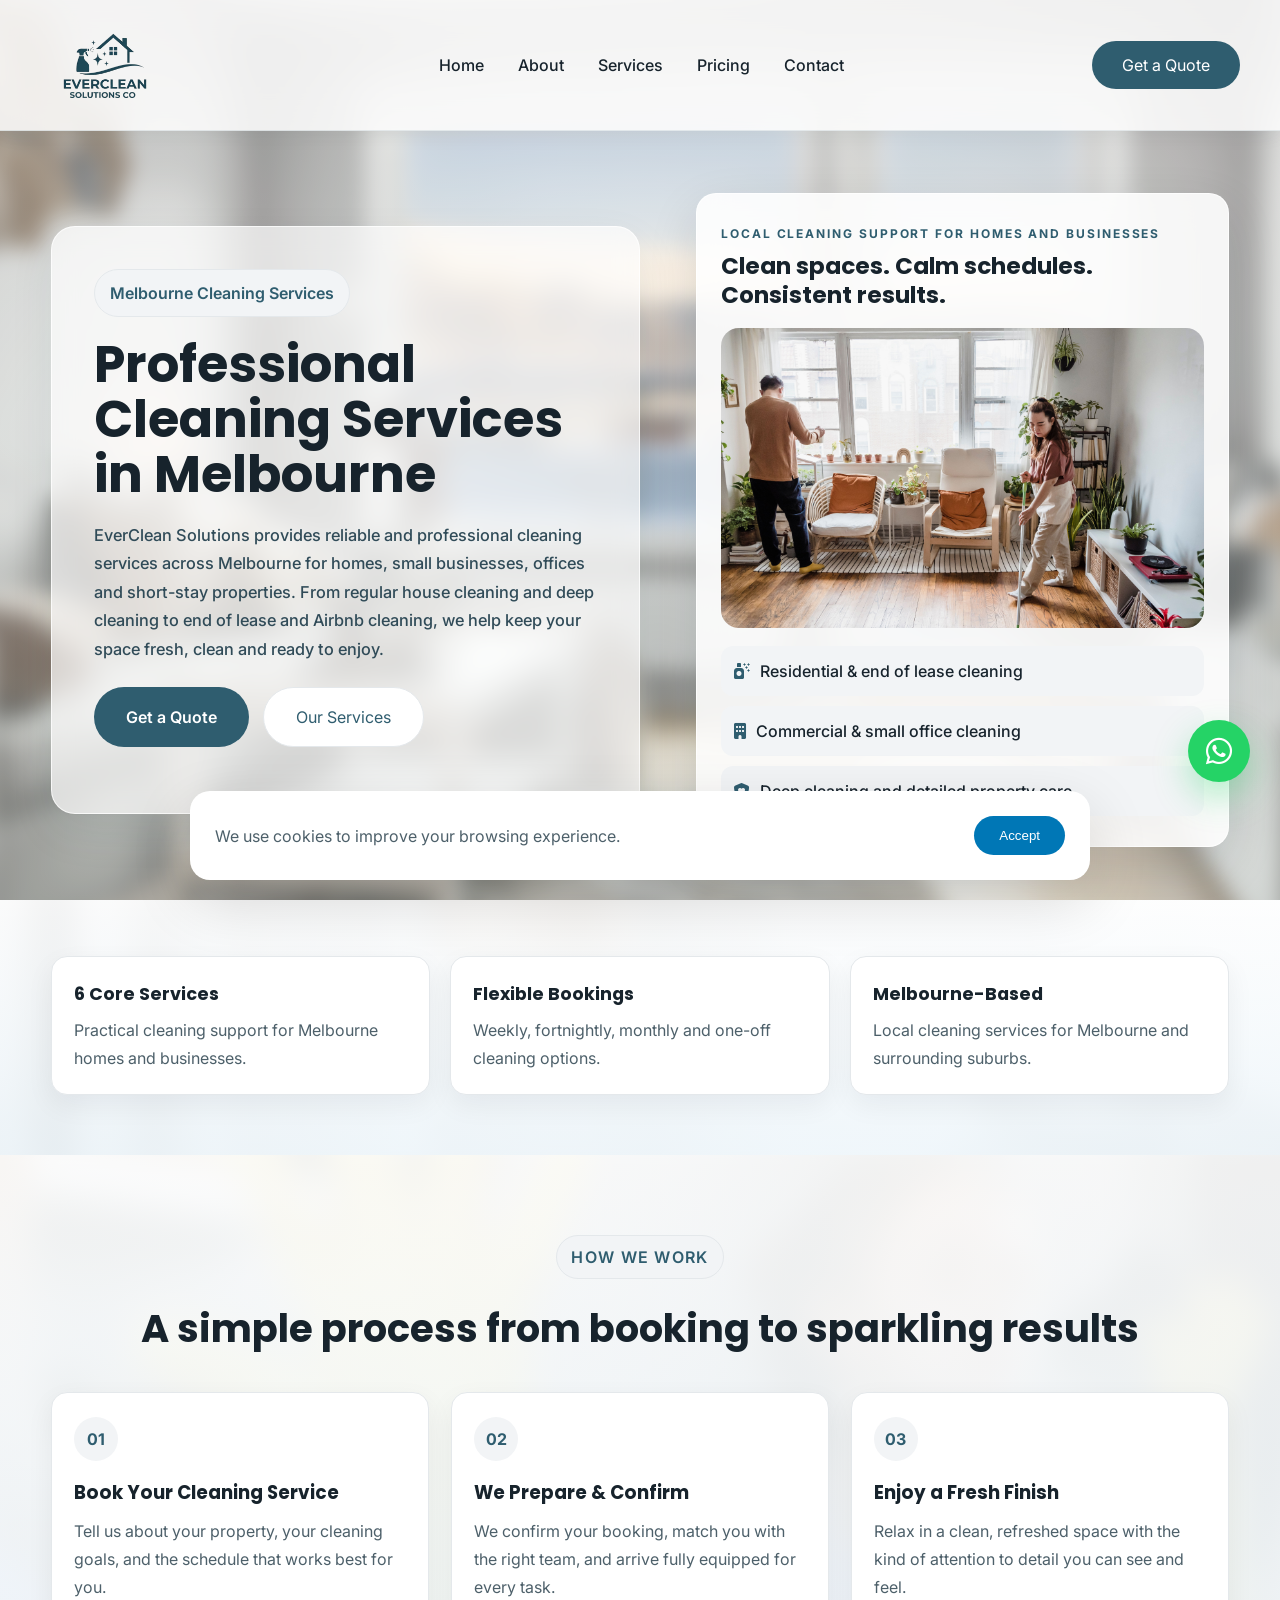
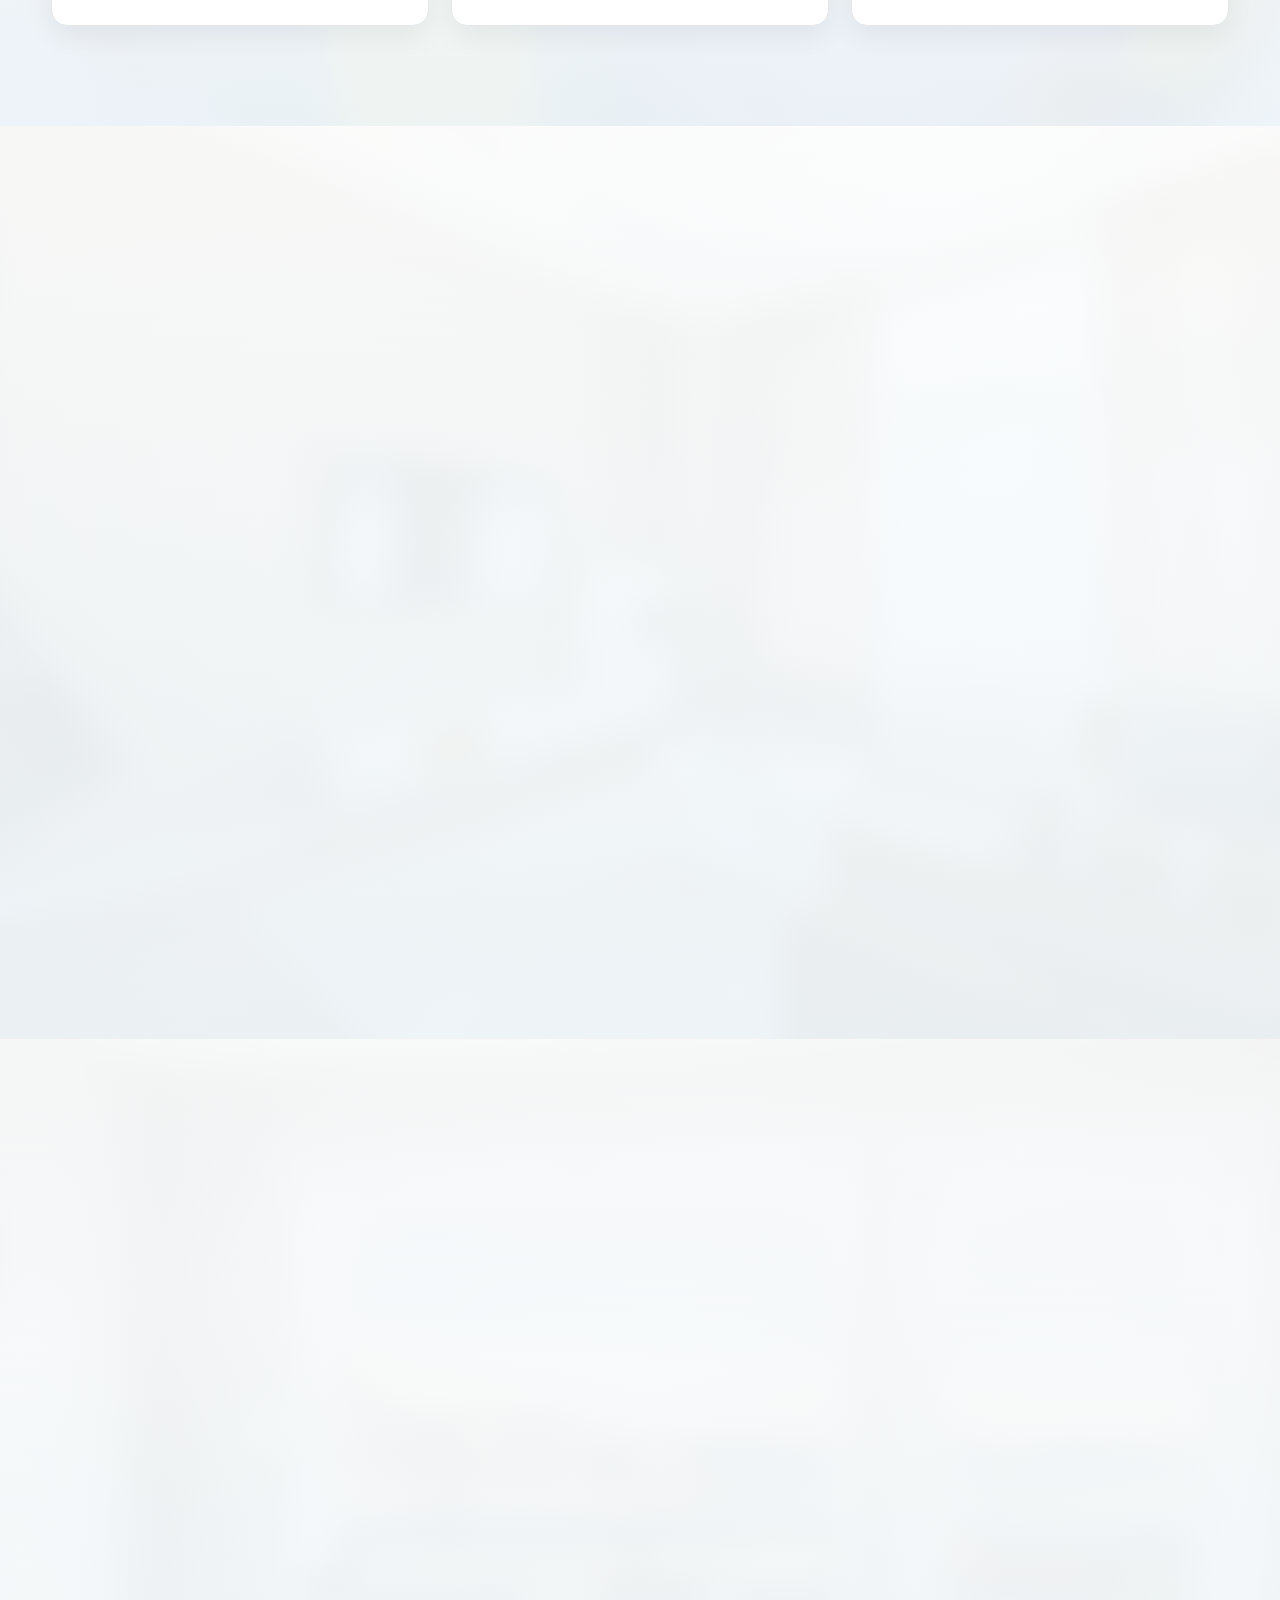
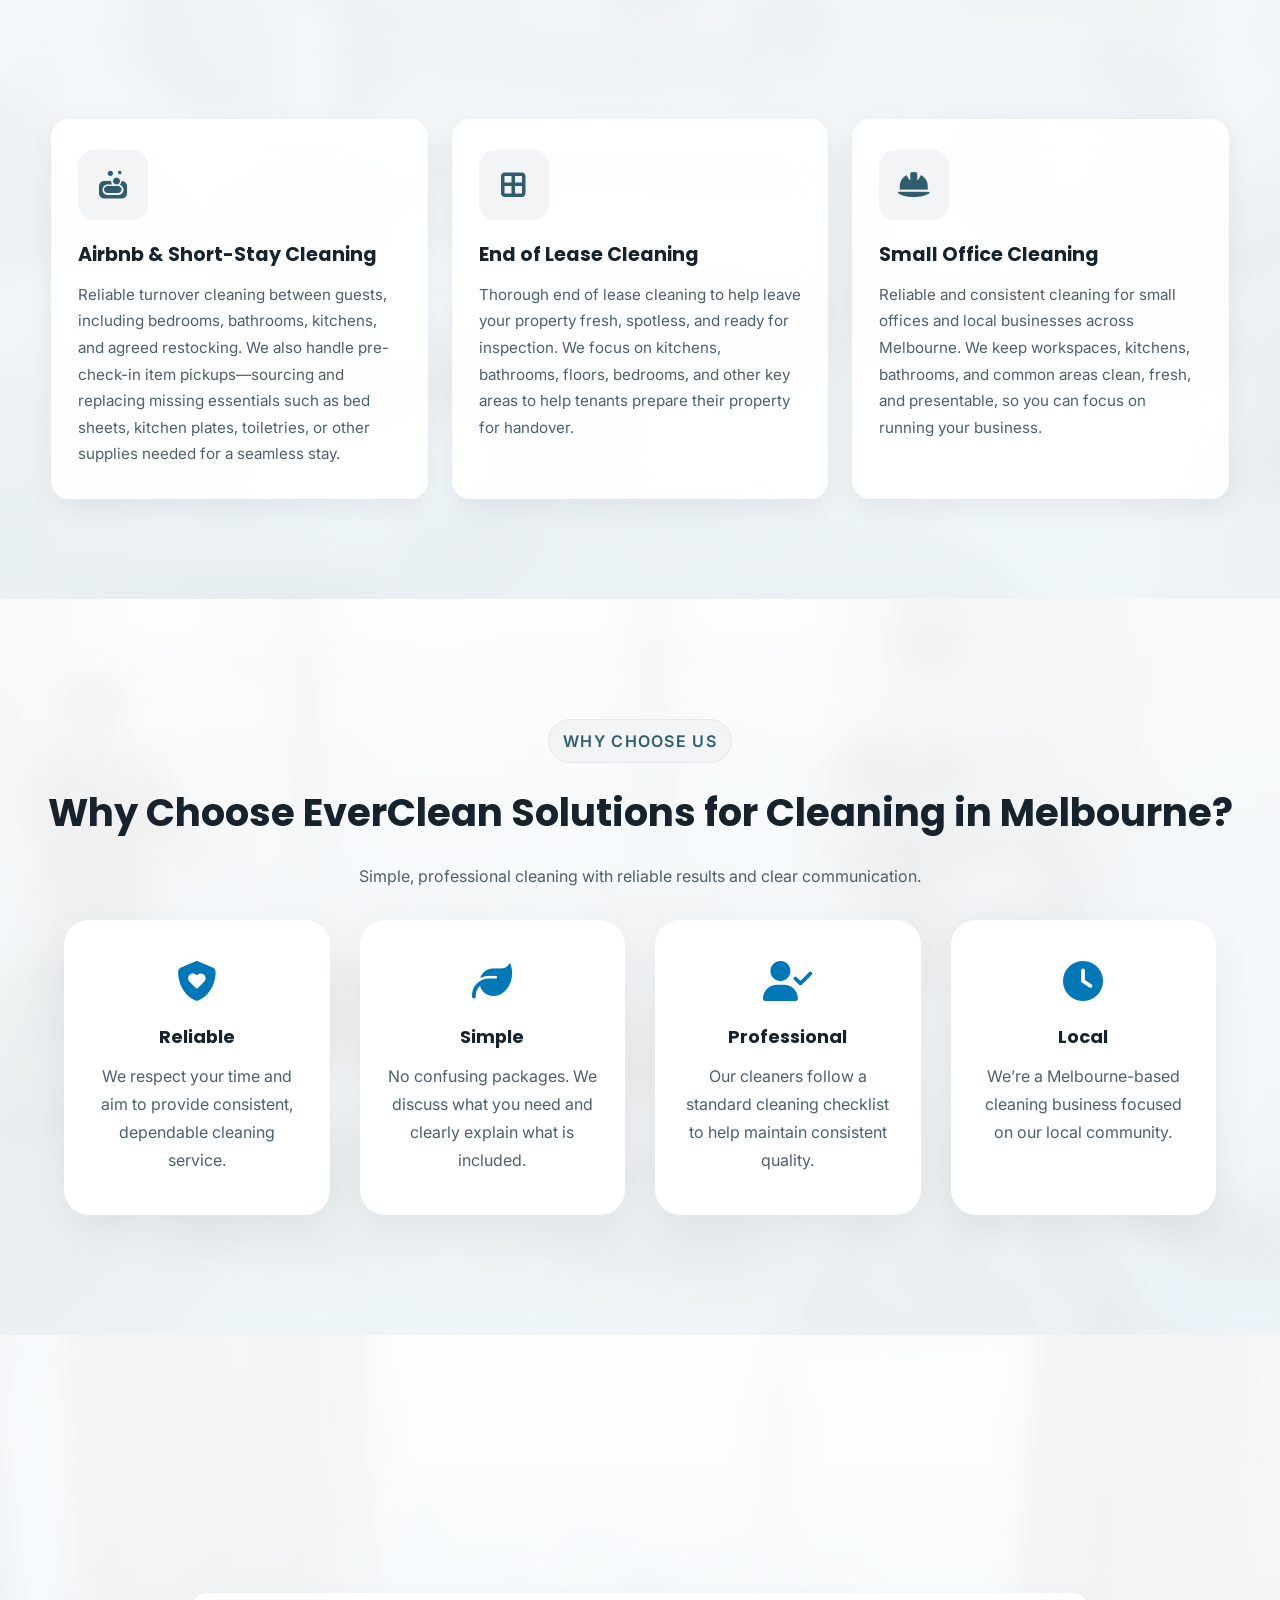
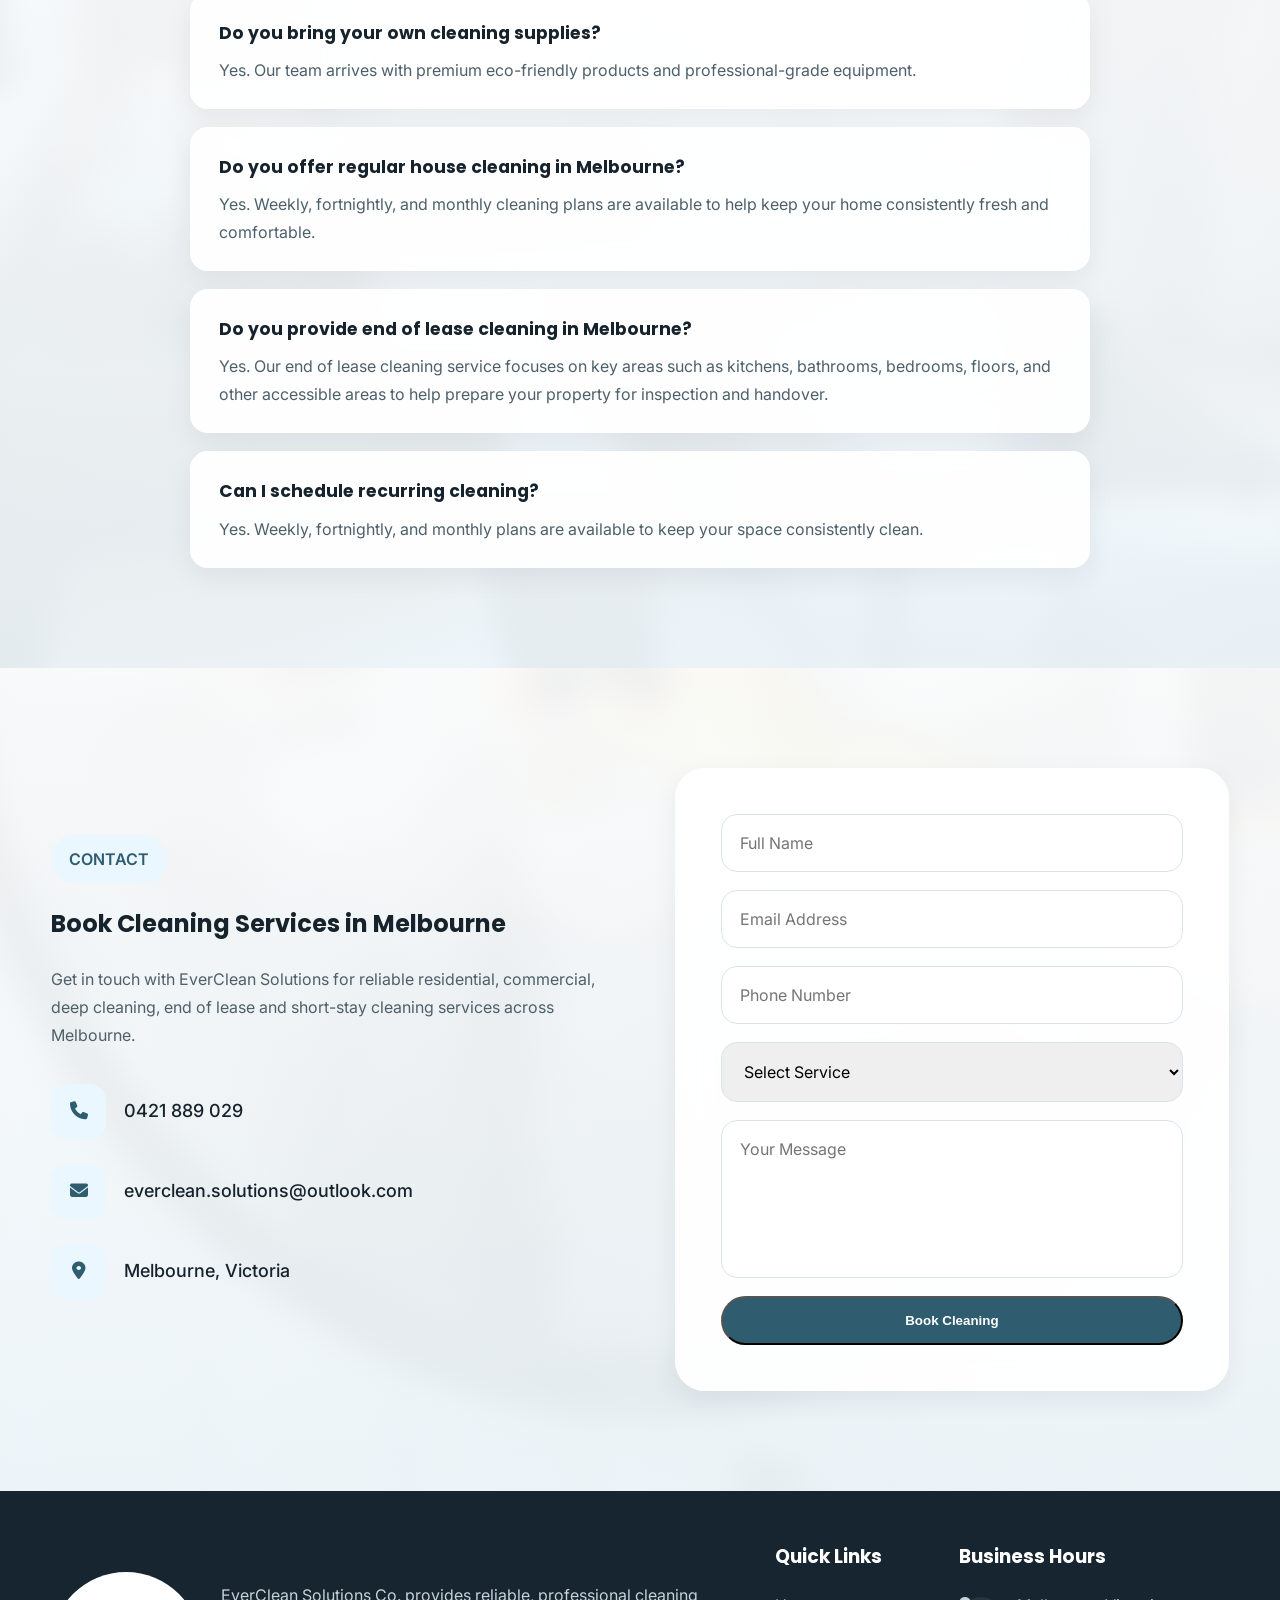
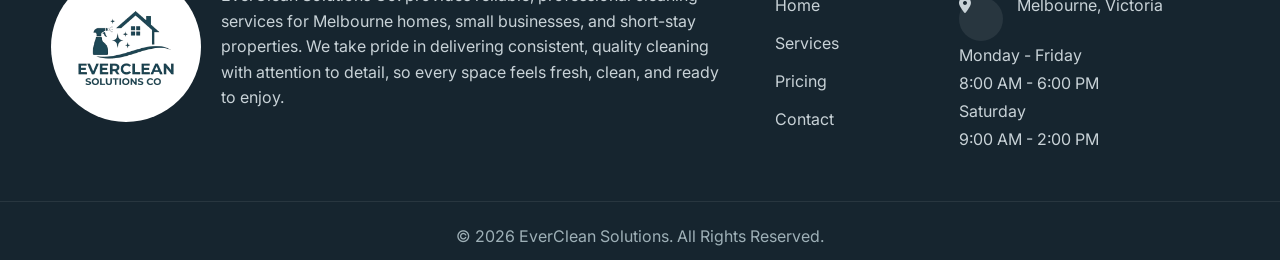
<file: index.html>
<!DOCTYPE html>
<html lang="en">

<head>

  <!-- Basic SEO -->
  <meta charset="UTF-8">
  <meta name="viewport" content="width=device-width, initial-scale=1.0">

  <title>EverClean Solutions | Melbourne Cleaning Services</title>

  <meta
    name="description"
    content="EverClean Solutions provides reliable cleaning services across Melbourne, including regular house cleaning, deep cleaning, end of lease, Airbnb and small office cleaning."
  >

  <meta name="author" content="EverClean Solutions Co.">
  <meta name="robots" content="index, follow">
  <meta name="theme-color" content="#2f5d6f">

  <!-- Canonical URL -->
  <link
    rel="canonical"
    href="https://www.evercleansolutionsco.com.au/"
  >

  <!-- Open Graph -->
  <meta
    property="og:title"
    content="EverClean Solutions | Melbourne Cleaning Services"
  >

  <meta
    property="og:description"
    content="Reliable cleaning services for Melbourne homes, small businesses and short-stay properties."
  >

  <meta property="og:type" content="website">

  <meta
    property="og:url"
    content="https://www.evercleansolutionsco.com.au/"
  >

  <meta
    property="og:image"
    content="https://www.evercleansolutionsco.com.au/assets/images/clean-living-room-melbourne.jpg"
  >

  <meta
    property="og:image:alt"
    content="Clean and bright Melbourne home interior"
  >

  <meta property="og:site_name" content="EverClean Solutions">
  <meta property="og:locale" content="en_AU">

  <!-- Twitter -->
  <meta name="twitter:card" content="summary_large_image">

  <meta
    name="twitter:title"
    content="EverClean Solutions | Melbourne Cleaning Services"
  >

  <meta
    name="twitter:description"
    content="Reliable cleaning services for Melbourne homes, small businesses and short-stay properties."
  >

  <meta
    name="twitter:image"
    content="https://www.evercleansolutionsco.com.au/assets/images/clean-living-room-melbourne.jpg"
  >

  <meta
    name="twitter:image:alt"
    content="Clean and bright Melbourne home interior"
  >

  <meta
    name="twitter:url"
    content="https://www.evercleansolutionsco.com.au/"
  >

  <!-- Local Business Structured Data -->
  <script type="application/ld+json">
  {
    "@context": "https://schema.org",
    "@type": "LocalBusiness",
    "@id": "https://www.evercleansolutionsco.com.au/#business",
    "name": "EverClean Solutions",
    "url": "https://www.evercleansolutionsco.com.au/",
    "description": "Professional cleaning services across Melbourne, including regular house cleaning, one-off cleaning, deep cleaning, Airbnb, end of lease and small office cleaning.",
    "telephone": "+61421889029",
    "email": "everclean.solutions@outlook.com",
    "image": "https://www.evercleansolutionsco.com.au/assets/images/clean-living-room-melbourne.jpg",
    "areaServed": {
      "@type": "City",
      "name": "Melbourne"
    },
    "serviceType": [
      "Regular House Cleaning",
      "One-off Cleaning",
      "Deep Cleaning",
      "Airbnb and Short-Stay Cleaning",
      "End of Lease Cleaning",
      "Small Office Cleaning"
    ]
  }
  </script>

  <!-- Google Fonts -->
  <link rel="preconnect" href="https://fonts.googleapis.com">

  <link
    rel="preconnect"
    href="https://fonts.gstatic.com"
    crossorigin
  >

  <link
    href="https://fonts.googleapis.com/css2?family=Inter:wght@300;400;500;600&family=Poppins:wght@300;400;500;600;700;800&display=swap"
    rel="stylesheet"
  >

  <!-- Font Awesome -->
  <link
    rel="stylesheet"
    href="https://cdnjs.cloudflare.com/ajax/libs/font-awesome/6.7.2/css/all.min.css"
  >

  <!-- CSS -->
  <link rel="stylesheet" href="css/style.css">
  <link rel="stylesheet" href="css/responsive.css">
  <link rel="stylesheet" href="css/animation.css">
  <link rel="stylesheet" href="css/preloader.css">
  <link rel="stylesheet" href="css/widgets.css">
  <link rel="stylesheet" href="css/modal.css">
  <link rel="stylesheet" href="css/trust.css">

  <!-- Favicon -->
  <link
    rel="icon"
    type="image/png"
    href="assets/icons/favicon.png"
  >

</head>

<body>

  <!-- Header -->
  <header>
    <nav class="navbar">

      <div class="logo">
        <a href="/">
          <img
            src="assets/images/logo5.png"
            alt="EverClean Solutions Logo"
          >
        </a>
      </div>

      <ul class="nav-links">
        <li>
          <a href="/" class="active">Home</a>
        </li>

        <li>
          <a href="/about">About</a>
        </li>

        <li>
          <a href="/services">Services</a>
        </li>

        <li>
          <a href="/pricing">Pricing</a>
        </li>

        <li>
          <a href="/contact">Contact</a>
        </li>
      </ul>

      <div class="nav-buttons">
        <a href="/contact" class="quote-btn">Get a Quote</a>
      </div>

      <button
        class="hamburger"
        type="button"
        aria-label="Open navigation menu"
        aria-expanded="false"
      >
        <i class="fa-solid fa-bars"></i>
      </button>

    </nav>
  </header>


  <!-- Hero -->
  <section class="hero" id="hero">

    <div
      class="hero-background"
      aria-hidden="true"
    ></div>

    <div
      class="hero-overlay"
      aria-hidden="true"
    ></div>

    <div class="hero-content">

      <div class="hero-left fade-right">

        <span class="hero-tag">
          Melbourne Cleaning Services
        </span>

        <h1>
          Professional Cleaning Services in Melbourne
        </h1>

        <p>
          EverClean Solutions provides reliable and professional cleaning
          services across Melbourne for homes, small businesses, offices and
          short-stay properties. From regular house cleaning and deep cleaning
          to end of lease and Airbnb cleaning, we help keep your space fresh,
          clean and ready to enjoy.
        </p>

        <div class="hero-buttons">

          <a
            href="/contact"
            class="primary-btn pulse-glow"
          >
            Get a Quote
          </a>

          <a
            href="/services"
            class="secondary-btn"
          >
            Our Services
          </a>

        </div>

      </div>


      <div class="hero-right fade-left">

        <div class="hero-card float-soft">

          <div class="hero-card-top">

            <span class="hero-card-label">
              Local cleaning support for homes and businesses
            </span>

            <h3>
              Clean spaces. Calm schedules. Consistent results.
            </h3>

            <img
              src="assets/images/everclean-cleaner-spray-window.jpg"
              alt="Professional cleaner washing windows in a Melbourne home"
            >

            <ul class="hero-card-list">

              <li>
                <i class="fa-solid fa-spray-can-sparkles"></i>
                Residential & end of lease cleaning
              </li>

              <li>
                <i class="fa-solid fa-building"></i>
                Commercial & small office cleaning
              </li>

              <li>
                <i class="fa-solid fa-shield-heart"></i>
                Deep cleaning and detailed property care
              </li>

            </ul>

          </div>

        </div>

      </div>

    </div>

  </section>


  <!-- Trust Bar -->
  <section class="trust-bar fade-up">

    <br>
    <br>

    <div class="trust-bar-inner">

      <div class="trust-card">

        <h3>
          6 Core Services
        </h3>

        <p>
          Practical cleaning support for Melbourne homes and businesses.
        </p>

      </div>


      <div class="trust-card">

        <h3>
          Flexible Bookings
        </h3>

        <p>
          Weekly, fortnightly, monthly and one-off cleaning options.
        </p>

      </div>


      <div class="trust-card">

        <h3>
          Melbourne-Based
        </h3>

        <p>
          Local cleaning services for Melbourne and surrounding suburbs.
        </p>

      </div>

    </div>

  </section>


  <!-- How We Work -->
  <section class="process page-section">

    <div class="section-title fade-up">

      <span>
        HOW WE WORK
      </span>

      <h2>
        A simple process from booking to sparkling results
      </h2>

    </div>


    <div class="process-grid">

      <div class="process-card fade-up">

        <div class="process-number">
          01
        </div>

        <h3>
          Book Your Cleaning Service
        </h3>

        <p>
          Tell us about your property, your cleaning goals, and the schedule
          that works best for you.
        </p>

      </div>


      <div
        class="process-card fade-up"
        style="transition-delay: 0.1s;"
      >

        <div class="process-number">
          02
        </div>

        <h3>
          We Prepare & Confirm
        </h3>

        <p>
          We confirm your booking, match you with the right team, and arrive
          fully equipped for every task.
        </p>

      </div>


      <div
        class="process-card fade-up"
        style="transition-delay: 0.2s;"
      >

        <div class="process-number">
          03
        </div>

        <h3>
          Enjoy a Fresh Finish
        </h3>

        <p>
          Relax in a clean, refreshed space with the kind of attention to
          detail you can see and feel.
        </p>

      </div>

    </div>

  </section>


  <!-- About -->
  <section
    class="about page-section"
    id="about"
  >

    <div class="container">

      <div class="about-image fade-right">

        <div class="image-wrapper">

          <img
            src="assets/images/bright-residential-cleaning.jpg"
            alt="Bright clean residential interior in Melbourne"
            loading="lazy"
            decoding="async"
          >

        </div>

      </div>


      <div class="about-content fade-left">

        <span class="section-tag">
          ABOUT US
        </span>

        <h2>
          Reliable House Cleaning Services in Melbourne
        </h2>

        <p>
          Whether you need regular house cleaning, a one-off home refresh,
          deep cleaning or help preparing your property for the next guest,
          EverClean Solutions provides reliable cleaning services across
          Melbourne.
        </p>


        <div class="about-features">

          <div>
            <i class="fa-solid fa-circle-check"></i>
            Eco-Friendly Products
          </div>

          <div>
            <i class="fa-solid fa-circle-check"></i>
            Fully Insured Team
          </div>

          <div>
            <i class="fa-solid fa-circle-check"></i>
            Flexible Scheduling
          </div>

          <div>
            <i class="fa-solid fa-circle-check"></i>
            Satisfaction Guaranteed
          </div>

        </div>


        <a
          href="/about"
          class="primary-btn"
        >
          Learn More
        </a>

      </div>

    </div>

  </section>


  <!-- Services -->
  <section class="services page-section-alt">

    <div class="section-title fade-up">

      <span>
        OUR SERVICES
      </span>

      <h2>
        Cleaning Services We Offer Across Melbourne
      </h2>

      <p>
        From regular upkeep to detailed property preparation, choose the
        cleaning service that fits your needs.
      </p>

    </div>


    <div class="services-grid">


      <!-- Regular Cleaning -->
      <div class="service-card zoom-in">

        <i class="fa-solid fa-house"></i>

        <h3>
          Regular House Cleaning
        </h3>

        <p>
          Weekly, fortnightly, or monthly cleaning to help keep your home
          fresh, tidy, and comfortable. Our service includes kitchens,
          bathrooms, dusting, vacuuming, mopping, and general tidying.
        </p>

      </div>


      <!-- One-off Cleaning -->
      <div
        class="service-card zoom-in"
        style="transition-delay: 0.1s;"
      >

        <i class="fa-solid fa-building"></i>

        <h3>
          One-off Cleaning
        </h3>

        <p>
          A convenient home refresh when you need some extra help without
          committing to a regular cleaning schedule. Ideal for getting your
          home back to a clean and comfortable condition.
        </p>

      </div>


      <!-- Deep Cleaning -->
      <div
        class="service-card zoom-in"
        style="transition-delay: 0.2s;"
      >

        <i class="fa-solid fa-broom"></i>

        <h3>
          Deep Cleaning
        </h3>

        <p>
          A more detailed clean for areas that need extra attention. We focus
          on kitchens, bathrooms, surfaces, floors, and other accessible areas
          to help remove built-up dirt, dust, and grime.
        </p>

      </div>


      <!-- Airbnb Cleaning -->
      <div
        class="service-card zoom-in"
        style="transition-delay: 0.3s;"
      >

        <i class="fa-solid fa-soap"></i>

        <h3>
          Airbnb & Short-Stay Cleaning
        </h3>

        <p>
          Reliable turnover cleaning between guests, including bedrooms,
          bathrooms, kitchens, and agreed restocking. We also handle
          pre-check-in item pickups—sourcing and replacing missing essentials
          such as bed sheets, kitchen plates, toiletries, or other supplies
          needed for a seamless stay.
        </p>

      </div>


      <!-- End of Lease -->
      <div
        class="service-card zoom-in"
        style="transition-delay: 0.4s;"
      >

        <i class="fa-solid fa-border-all"></i>

        <h3>
          End of Lease Cleaning
        </h3>

        <p>
          Thorough end of lease cleaning to help leave your property fresh,
          spotless, and ready for inspection. We focus on kitchens, bathrooms,
          floors, bedrooms, and other key areas to help tenants prepare their
          property for handover.
        </p>

      </div>


      <!-- Small Office -->
      <div
        class="service-card zoom-in"
        style="transition-delay: 0.5s;"
      >

        <i class="fa-solid fa-hard-hat"></i>

        <h3>
          Small Office Cleaning
        </h3>

        <p>
          Reliable and consistent cleaning for small offices and local
          businesses across Melbourne. We keep workspaces, kitchens,
          bathrooms, and common areas clean, fresh, and presentable, so you
          can focus on running your business.
        </p>

      </div>

    </div>

  </section>


  <!-- Why Choose Us -->
  <section class="why-us page-section">

    <div class="section-title fade-up">

      <span>
        WHY CHOOSE US
      </span>

      <h2>
        Why Choose EverClean Solutions for Cleaning in Melbourne?
      </h2>

      <p>
        Simple, professional cleaning with reliable results and clear
        communication.
      </p>

    </div>


    <div class="why-grid">


      <div class="why-card">

        <i class="fa-solid fa-shield-heart"></i>

        <h3>
          Reliable
        </h3>

        <p>
          We respect your time and aim to provide consistent, dependable
          cleaning service.
        </p>

      </div>


      <div class="why-card">

        <i class="fa-solid fa-leaf"></i>

        <h3>
          Simple
        </h3>

        <p>
          No confusing packages. We discuss what you need and clearly explain
          what is included.
        </p>

      </div>


      <div class="why-card">

        <i class="fa-solid fa-user-check"></i>

        <h3>
          Professional
        </h3>

        <p>
          Our cleaners follow a standard cleaning checklist to help maintain
          consistent quality.
        </p>

      </div>


      <div class="why-card">

        <i class="fa-solid fa-clock"></i>

        <h3>
          Local
        </h3>

        <p>
          We’re a Melbourne-based cleaning business focused on our local
          community.
        </p>

      </div>

    </div>

  </section>


  <!-- FAQ -->
  <section class="faq page-section-alt">

    <div class="section-title fade-up">

      <span>
        FAQ
      </span>

      <h2>
        Frequently Asked Questions About Our Cleaning Services
      </h2>

    </div>


    <div class="faq-container">


      <div class="faq-item">

        <h3>
          Do you bring your own cleaning supplies?
        </h3>

        <p>
          Yes. Our team arrives with premium eco-friendly products and
          professional-grade equipment.
        </p>

      </div>


      <div class="faq-item">

        <h3>
          Do you offer regular house cleaning in Melbourne?
        </h3>

        <p>
          Yes. Weekly, fortnightly, and monthly cleaning plans are available
          to help keep your home consistently fresh and comfortable.
        </p>

      </div>


      <div class="faq-item">

        <h3>
          Do you provide end of lease cleaning in Melbourne?
        </h3>

        <p>
          Yes. Our end of lease cleaning service focuses on key areas such as
          kitchens, bathrooms, bedrooms, floors, and other accessible areas to
          help prepare your property for inspection and handover.
        </p>

      </div>


      <div class="faq-item">

        <h3>
          Can I schedule recurring cleaning?
        </h3>

        <p>
          Yes. Weekly, fortnightly, and monthly plans are available to keep
          your space consistently clean.
        </p>

      </div>

    </div>

  </section>


  <!-- Contact -->
  <section
    class="contact page-section"
    id="contact"
  >

    <div class="contact-container">


      <div class="contact-info">

        <span>
          CONTACT
        </span>

        <h2>
          Book Cleaning Services in Melbourne
        </h2>

        <p>
          Get in touch with EverClean Solutions for reliable residential,
          commercial, deep cleaning, end of lease and short-stay cleaning
          services across Melbourne.
        </p>


        <div>
          <i class="fa-solid fa-phone"></i>
          0421 889 029
        </div>


        <div>
          <i class="fa-solid fa-envelope"></i>
          everclean.solutions@outlook.com
        </div>


        <div>
          <i class="fa-solid fa-location-dot"></i>
          Melbourne, Victoria
        </div>

      </div>


      <div class="contact-form">

        <form
          id="homeContactForm"
          data-contact-form
          action="https://formspree.io/f/xljerzyb"
          method="POST"
        >

          <input
            type="text"
            name="name"
            placeholder="Full Name"
            autocomplete="name"
            required
          >

          <input
            type="email"
            name="email"
            placeholder="Email Address"
            autocomplete="email"
            required
          >

          <input
            type="tel"
            name="phone"
            placeholder="Phone Number"
            autocomplete="tel"
            required
          >

          <select
            name="service"
            required
          >
            <option value="">
              Select Service
            </option>

            <option>
              Residential Cleaning
            </option>

            <option>
              Commercial Cleaning
            </option>

            <option>
              Deep Cleaning
            </option>

            <option>
              End of Lease Cleaning
            </option>

            <option>
              Airbnb & Short-Stay Cleaning
            </option>

            <option>
              Small Office Cleaning
            </option>

          </select>


          <textarea
            name="message"
            rows="6"
            placeholder="Your Message"
            required
          ></textarea>


          <button
            class="primary-btn"
            type="submit"
          >
            Book Cleaning
          </button>

        </form>

      </div>

    </div>

  </section>


  <!-- Booking Confirmation Modal -->
  <div
    class="feedback-modal"
    id="submitModal"
  >

    <div class="modal-box">

      <button
        class="modal-close"
        id="closeSubmit"
        type="button"
        aria-label="Close quote confirmation"
      >
        &times;
      </button>

      <h2>
        Booking Request Sent
      </h2>

      <p>
        Thanks for contacting EverClean Solutions. We received your cleaning
        request and will get back to you shortly.
      </p>

      <button
        class="primary-btn"
        id="closeSubmitButton"
        type="button"
      >
        Close
      </button>

    </div>

  </div>


  <!-- Footer -->
  <footer>

    <div class="footer-container">


      <div
        style="
          display: flex;
          align-items: center;
          gap: 20px;
          max-width: 800px;
        "
      >

        <div
          style="
            background-color: white;
            border-radius: 50%;
            width: 150px;
            height: 150px;
            flex-shrink: 0;
            overflow: hidden;
            display: flex;
            align-items: center;
            justify-content: center;
          "
        >

          <img
            src="assets/images/logo5.png"
            alt="EverClean Solutions Co. Logo"
            loading="lazy"
            decoding="async"
            style="
              width: 100%;
              height: 100%;
              object-fit: contain;
            "
          >

        </div>


        <p
          style="
            margin: 0;
            line-height: 1.6;
          "
        >
          EverClean Solutions Co. provides reliable, professional cleaning
          services for Melbourne homes, small businesses, and short-stay
          properties. We take pride in delivering consistent, quality cleaning
          with attention to detail, so every space feels fresh, clean, and
          ready to enjoy.
        </p>

      </div>


      <div>

        <h3>
          Quick Links
        </h3>

        <a href="/">
          Home
        </a>

        <a href="/services">
          Services
        </a>

        <a href="/pricing">
          Pricing
        </a>

        <a href="/contact">
          Contact
        </a>

      </div>


      <div>

        <h3>
          Business Hours
        </h3>

        <p>
          <i
            class="fa-solid fa-location-dot"
            aria-hidden="true"
          ></i>
          Melbourne, Victoria
        </p>

        <p>
          Monday - Friday
        </p>

        <p>
          8:00 AM - 6:00 PM
        </p>

        <p>
          Saturday
        </p>

        <p>
          9:00 AM - 2:00 PM
        </p>

      </div>

    </div>


    <div class="copyright">
      © 2026 EverClean Solutions. All Rights Reserved.
    </div>

  </footer>


  <!-- WhatsApp -->
  <a
    href="https://wa.me/61421889029"
    class="whatsapp-btn"
    target="_blank"
    rel="noopener noreferrer"
    aria-label="Message EverClean Solutions on WhatsApp"
  >
    <i class="fab fa-whatsapp"></i>
  </a>


  <!-- Cookie Banner -->
  <div
    class="cookie-banner"
    id="cookieBanner"
  >

    <p>
      We use cookies to improve your browsing experience.
    </p>

    <button
      id="acceptCookie"
      type="button"
    >
      Accept
    </button>

  </div>


  <!-- JavaScript -->
  <script src="js/script.js"></script>
  <script src="js/gallery.js"></script>
  <script src="js/contact.js"></script>
  <script src="js/preloader.js"></script>

</body>

</html>
</file>
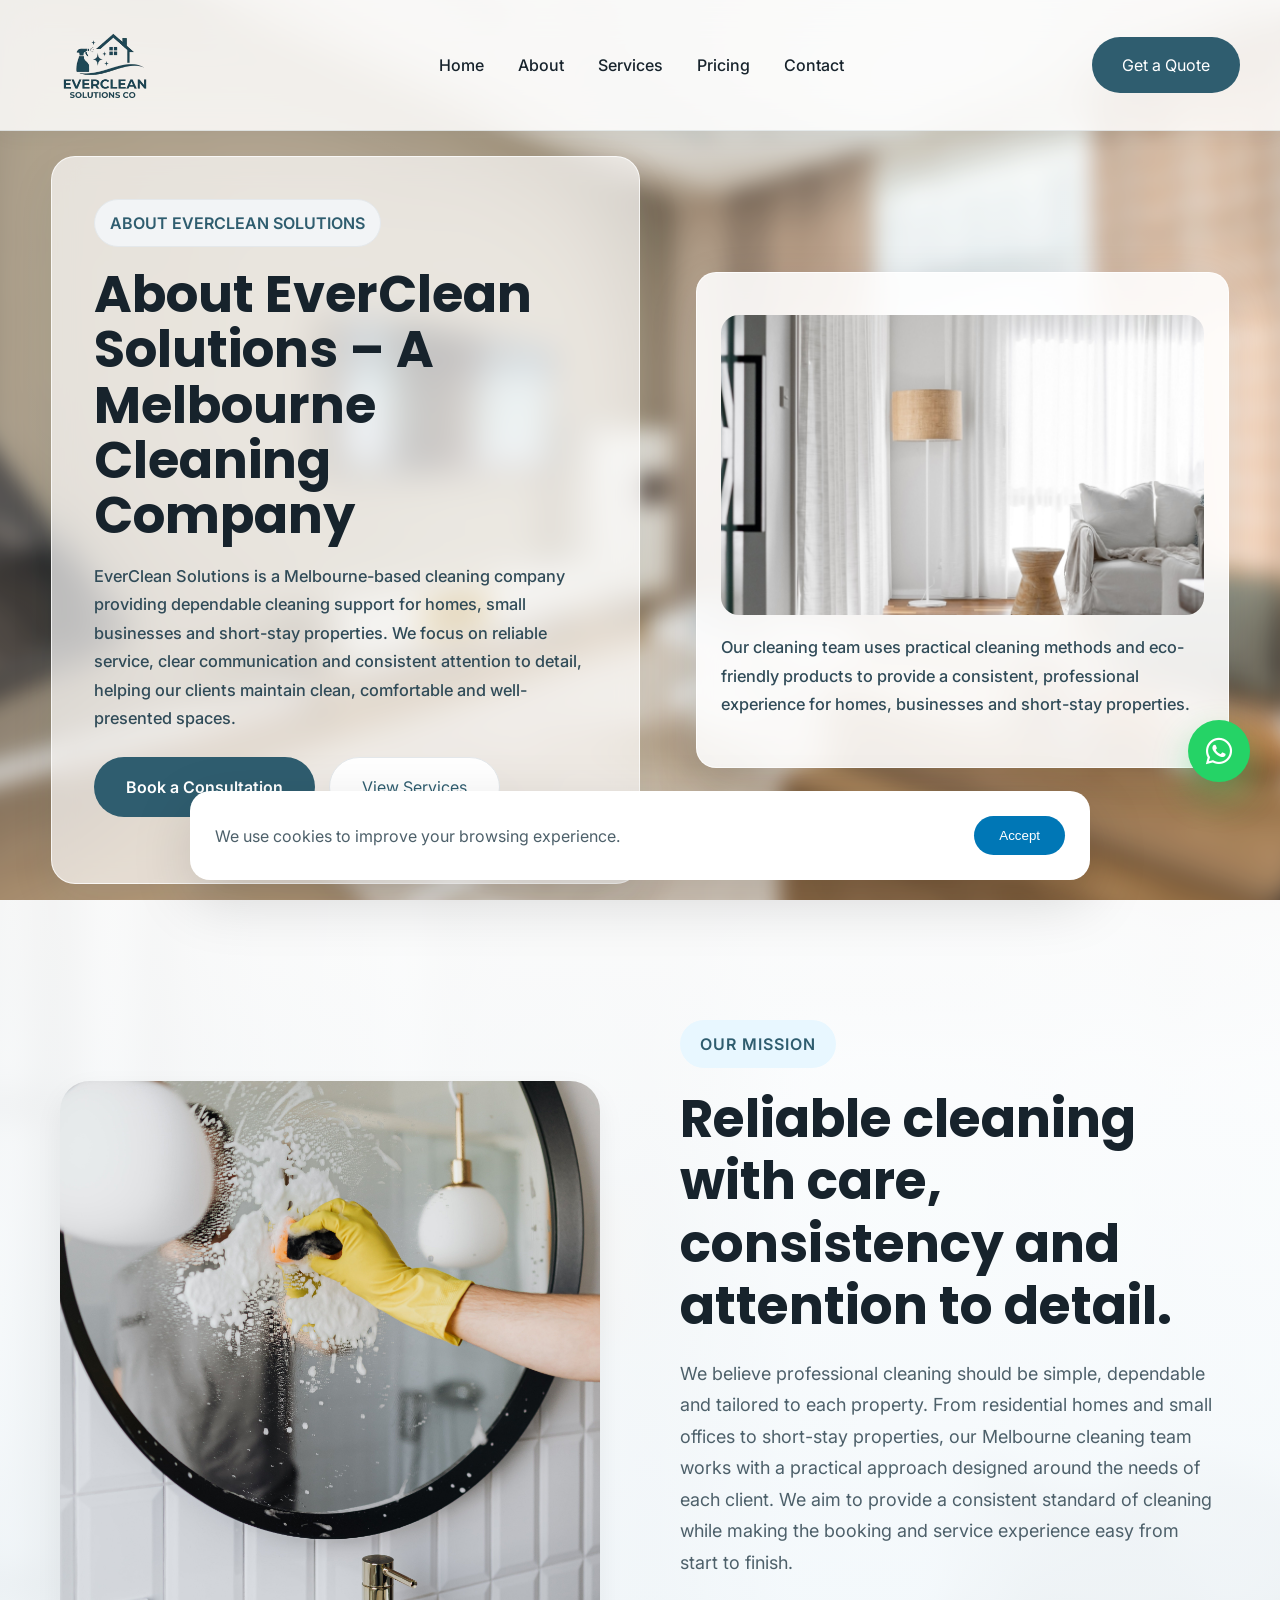
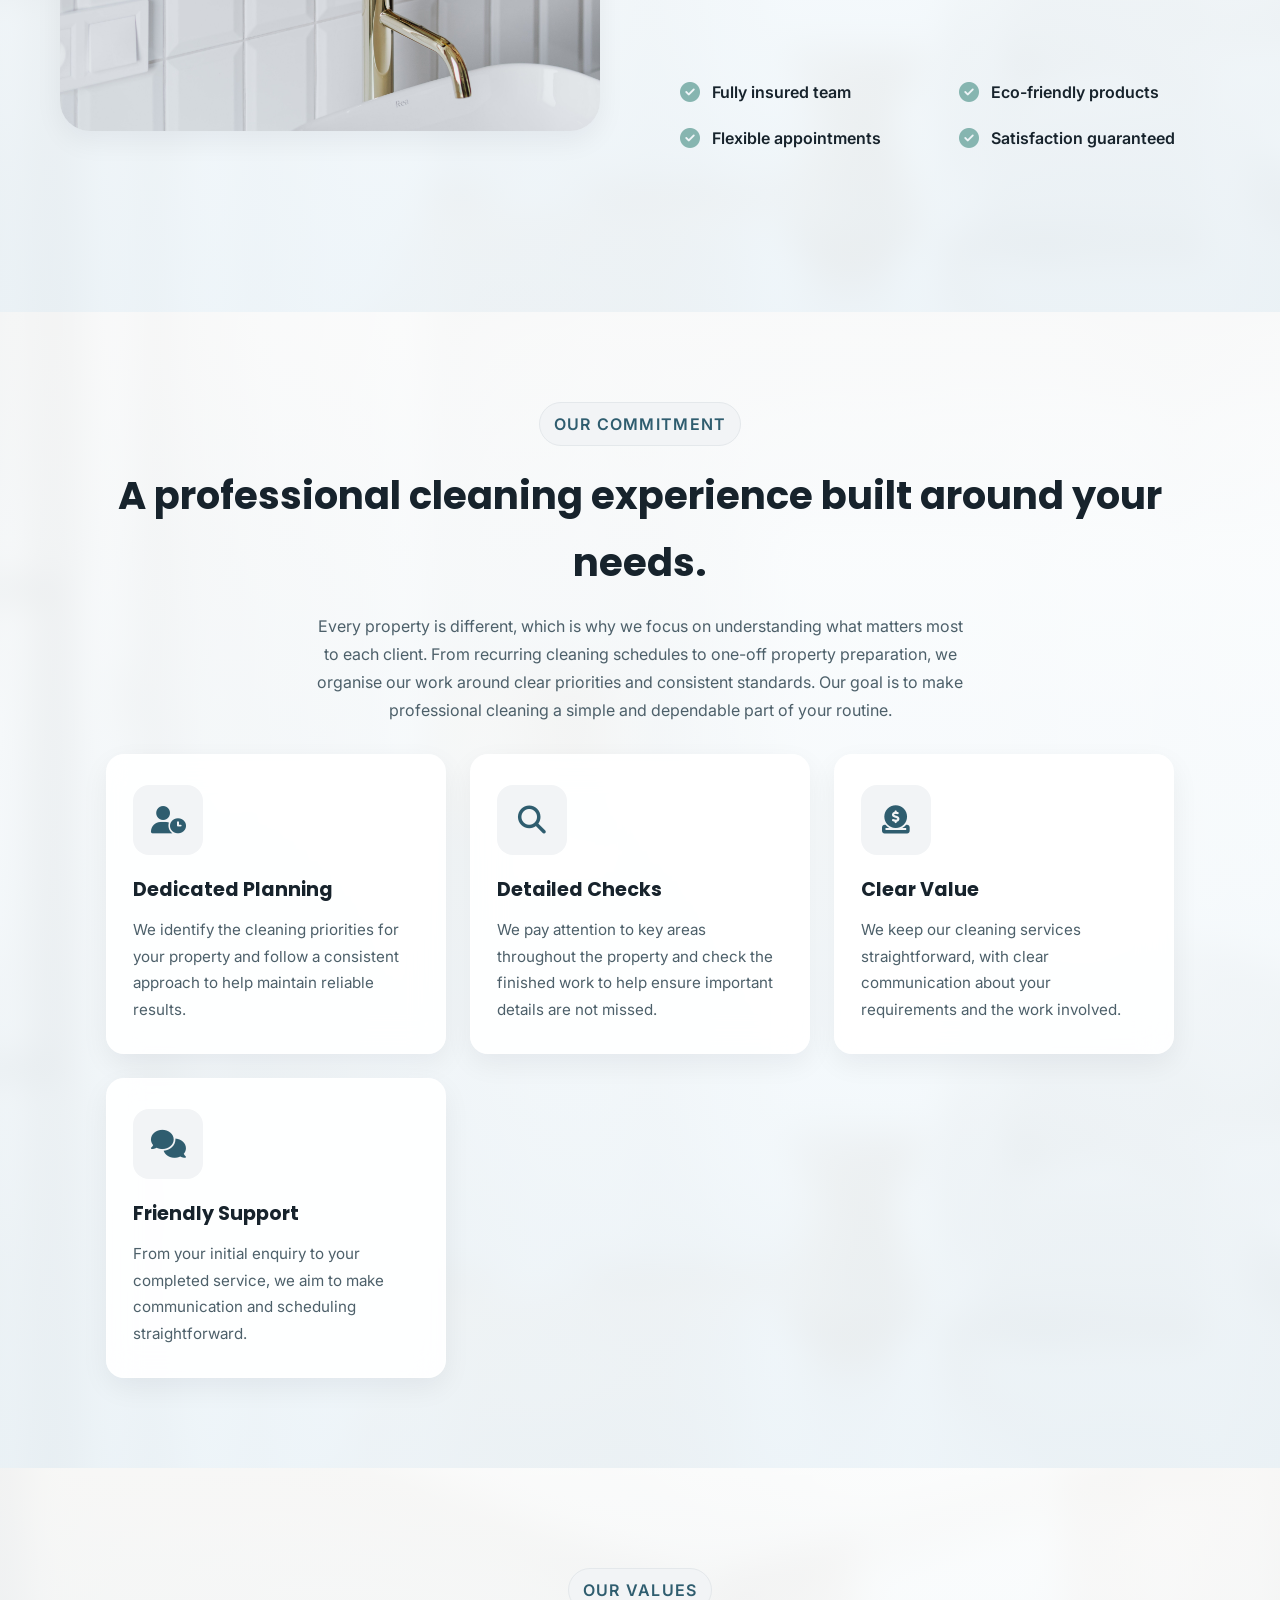
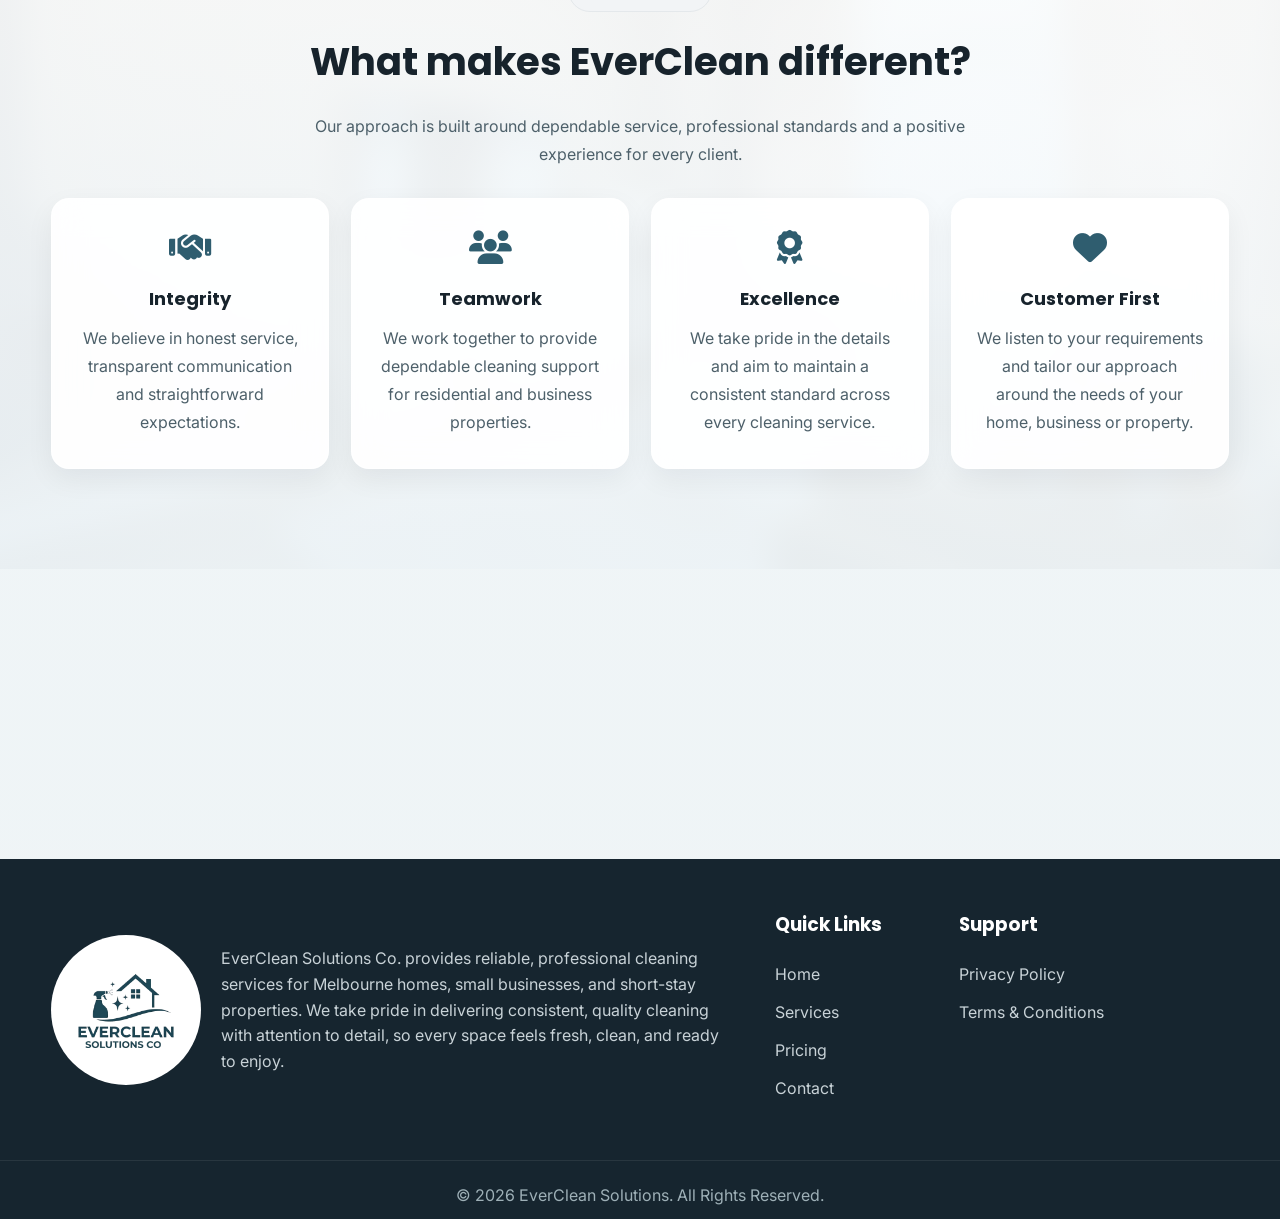
<file: about.html>
<!DOCTYPE html>
<html lang="en">

<head>

  <!-- Basic SEO -->
  <meta charset="UTF-8">
  <meta name="viewport" content="width=device-width, initial-scale=1.0">

  <title>About EverClean Solutions | Melbourne Cleaning Company</title>

  <meta
    name="description"
    content="Learn about EverClean Solutions, a Melbourne-based cleaning company providing reliable residential, commercial and short-stay cleaning services with care and attention to detail."
  >

  <meta name="author" content="EverClean Solutions Co.">
  <meta name="robots" content="index, follow">
  <meta name="theme-color" content="#2f5d6f">

  <!-- Canonical URL -->
  <link
    rel="canonical"
    href="https://www.evercleansolutionsco.com.au/about"
  >

  <!-- Open Graph -->
  <meta
    property="og:title"
    content="About EverClean Solutions | Melbourne Cleaning Company"
  >

  <meta
    property="og:description"
    content="Learn about EverClean Solutions, a Melbourne-based cleaning company providing reliable residential, commercial and short-stay cleaning services."
  >

  <meta property="og:type" content="website">

  <meta
    property="og:url"
    content="https://www.evercleansolutionsco.com.au/about"
  >

  <meta
    property="og:image"
    content="https://www.evercleansolutionsco.com.au/assets/images/bright-residential-cleaning.jpg"
  >

  <meta
    property="og:image:alt"
    content="Bright and clean residential interior"
  >

  <meta property="og:site_name" content="EverClean Solutions">
  <meta property="og:locale" content="en_AU">

  <!-- Twitter -->
  <meta name="twitter:card" content="summary_large_image">

  <meta
    name="twitter:title"
    content="About EverClean Solutions | Melbourne Cleaning Company"
  >

  <meta
    name="twitter:description"
    content="Learn about EverClean Solutions, a Melbourne-based cleaning company providing reliable residential, commercial and short-stay cleaning services."
  >

  <meta
    name="twitter:image"
    content="https://www.evercleansolutionsco.com.au/assets/images/bright-residential-cleaning.jpg"
  >

  <meta
    name="twitter:image:alt"
    content="Bright and clean residential interior"
  >

  <meta
    name="twitter:url"
    content="https://www.evercleansolutionsco.com.au/about"
  >

  <!-- Local Business Structured Data -->
  <script type="application/ld+json">
  {
    "@context": "https://schema.org",
    "@type": "LocalBusiness",
    "@id": "https://www.evercleansolutionsco.com.au/#business",
    "name": "EverClean Solutions",
    "url": "https://www.evercleansolutionsco.com.au/",
    "description": "Melbourne-based cleaning company providing reliable residential, commercial and short-stay cleaning services.",
    "telephone": "+61421889029",
    "email": "everclean.solutions@outlook.com",
    "image": "https://www.evercleansolutionsco.com.au/assets/images/bright-residential-cleaning.jpg",
    "areaServed": {
      "@type": "City",
      "name": "Melbourne"
    },
    "serviceType": [
      "Regular Cleaning",
      "One-off Cleaning",
      "Deep Cleaning",
      "Airbnb and Short-Stay Cleaning",
      "End of Lease Cleaning",
      "Small Office Cleaning"
    ]
  }
  </script>

  <!-- Google Fonts -->
  <link rel="preconnect" href="https://fonts.googleapis.com">

  <link
    rel="preconnect"
    href="https://fonts.gstatic.com"
    crossorigin
  >

  <link
    href="https://fonts.googleapis.com/css2?family=Poppins:wght@300;400;500;600;700;800&family=Inter:wght@300;400;500;600&display=swap"
    rel="stylesheet"
  >

  <!-- Font Awesome -->
  <link
    rel="stylesheet"
    href="https://cdnjs.cloudflare.com/ajax/libs/font-awesome/6.7.2/css/all.min.css"
  >

  <!-- CSS -->
  <link rel="stylesheet" href="css/style.css">
  <link rel="stylesheet" href="css/responsive.css">
  <link rel="stylesheet" href="css/animation.css">
  <link rel="stylesheet" href="css/preloader.css">
  <link rel="stylesheet" href="css/widgets.css">
  <link rel="stylesheet" href="css/modal.css">

  <!-- Favicon -->
  <link
    rel="icon"
    type="image/png"
    href="assets/icons/favicon.png"
  >

</head>

<body>

  <!-- Header -->
  <header>
    <nav class="navbar">

      <div class="logo">
        <a href="/">
          <img
            src="assets/images/logo5.png"
            alt="EverClean Solutions Logo"
          >
        </a>
      </div>

      <ul class="nav-links">
        <li>
          <a href="/">Home</a>
        </li>

        <li>
          <a class="active" href="/about">About</a>
        </li>

        <li>
          <a href="/services">Services</a>
        </li>

        <li>
          <a href="/pricing">Pricing</a>
        </li>

        <!-- Gallery currently hidden -->

        <li>
          <a href="/contact">Contact</a>
        </li>
      </ul>

      <a href="/contact" class="quote-btn">
        Get a Quote
      </a>

      <button
        class="hamburger"
        type="button"
        aria-label="Open navigation menu"
        aria-expanded="false"
      >
        <i class="fa-solid fa-bars"></i>
      </button>

    </nav>
  </header>


  <!-- About Hero -->
  <section class="hero" id="about-hero">

    <div class="hero-content">

      <div class="hero-left fade-right">

        <span class="hero-tag">
          ABOUT EVERCLEAN SOLUTIONS
        </span>

        <h1>
          About EverClean Solutions – A Melbourne Cleaning Company
        </h1>

        <p>
          EverClean Solutions is a Melbourne-based cleaning company providing
          dependable cleaning support for homes, small businesses and
          short-stay properties. We focus on reliable service, clear
          communication and consistent attention to detail, helping our
          clients maintain clean, comfortable and well-presented spaces.
        </p>

        <div class="hero-buttons">

          <a href="/contact" class="primary-btn">
            Book a Consultation
          </a>

          <a href="/services" class="secondary-btn">
            View Services
          </a>

        </div>

      </div>


      <div class="hero-right fade-left">

        <div class="hero-card float-soft">

          <img
            src="assets/images/clean-living-space.jpg"
            alt="Fresh and clean living space in Melbourne"
          >

          <p>
            Our cleaning team uses practical cleaning methods and
            eco-friendly products to provide a consistent, professional
            experience for homes, businesses and short-stay properties.
          </p>

        </div>

      </div>

    </div>

  </section>


  <!-- Our Mission -->
  <section class="about page-section fade-up">

    <div class="container">

      <div class="about-image fade-right">

        <div class="image-wrapper">

          <img
            src="assets/images/professional-window-cleaning-melbourne.jpg"
            alt="Professional window cleaning service in Melbourne"
            loading="lazy"
            decoding="async"
          >

        </div>

      </div>


      <div class="about-content fade-left">

        <span class="section-tag">
          OUR MISSION
        </span>

        <h2>
          Reliable cleaning with care, consistency and attention to detail.
        </h2>

        <p>
          We believe professional cleaning should be simple, dependable and
          tailored to each property. From residential homes and small offices
          to short-stay properties, our Melbourne cleaning team works with a
          practical approach designed around the needs of each client.
          We aim to provide a consistent standard of cleaning while making
          the booking and service experience easy from start to finish.
        </p>

        <div class="about-features">

          <div>
            <i class="fa-solid fa-circle-check"></i>
            Fully insured team
          </div>

          <div>
            <i class="fa-solid fa-circle-check"></i>
            Eco-friendly products
          </div>

          <div>
            <i class="fa-solid fa-circle-check"></i>
            Flexible appointments
          </div>

          <div>
            <i class="fa-solid fa-circle-check"></i>
            Satisfaction guaranteed
          </div>

        </div>

      </div>

    </div>

  </section>


  <!-- Our Commitment -->
  <section class="page-section-alt fade-up">

    <div class="container">

      <div class="section-title">

        <span>
          OUR COMMITMENT
        </span>

        <h2>
          A professional cleaning experience built around your needs.
        </h2>

        <p>
          Every property is different, which is why we focus on understanding
          what matters most to each client. From recurring cleaning schedules
          to one-off property preparation, we organise our work around clear
          priorities and consistent standards. Our goal is to make
          professional cleaning a simple and dependable part of your routine.
        </p>

      </div>


      <div class="services-grid">

        <div class="service-card">

          <i class="fa-solid fa-user-clock"></i>

          <h3>
            Dedicated Planning
          </h3>

          <p>
            We identify the cleaning priorities for your property and follow
            a consistent approach to help maintain reliable results.
          </p>

        </div>


        <div class="service-card">

          <i class="fa-solid fa-magnifying-glass"></i>

          <h3>
            Detailed Checks
          </h3>

          <p>
            We pay attention to key areas throughout the property and check
            the finished work to help ensure important details are not missed.
          </p>

        </div>


        <div class="service-card">

          <i class="fa-solid fa-circle-dollar-to-slot"></i>

          <h3>
            Clear Value
          </h3>

          <p>
            We keep our cleaning services straightforward, with clear
            communication about your requirements and the work involved.
          </p>

        </div>


        <div class="service-card">

          <i class="fa-solid fa-comments"></i>

          <h3>
            Friendly Support
          </h3>

          <p>
            From your initial enquiry to your completed service, we aim to
            make communication and scheduling straightforward.
          </p>

        </div>

      </div>

    </div>

  </section>


  <!-- Our Values -->
  <section class="why-us page-section">

    <div class="section-title">

      <span>
        OUR VALUES
      </span>

      <h2>
        What makes EverClean different?
      </h2>

      <p>
        Our approach is built around dependable service, professional
        standards and a positive experience for every client.
      </p>

    </div>


    <div class="why-grid">

      <div class="why-card">

        <i class="fa-solid fa-handshake"></i>

        <h3>
          Integrity
        </h3>

        <p>
          We believe in honest service, transparent communication and
          straightforward expectations.
        </p>

      </div>


      <div class="why-card">

        <i class="fa-solid fa-users"></i>

        <h3>
          Teamwork
        </h3>

        <p>
          We work together to provide dependable cleaning support for
          residential and business properties.
        </p>

      </div>


      <div class="why-card">

        <i class="fa-solid fa-award"></i>

        <h3>
          Excellence
        </h3>

        <p>
          We take pride in the details and aim to maintain a consistent
          standard across every cleaning service.
        </p>

      </div>


      <div class="why-card">

        <i class="fa-solid fa-heart"></i>

        <h3>
          Customer First
        </h3>

        <p>
          We listen to your requirements and tailor our approach around the
          needs of your home, business or property.
        </p>

      </div>

    </div>

  </section>


  <!-- Call To Action -->
  <section class="cta-banner page-section-sm fade-up">

    <div class="cta-banner-inner">

      <div>

        <span>
          READY TO EXPERIENCE THE DIFFERENCE?
        </span>

        <h2>
          Let us help you enjoy a cleaner, healthier space.
        </h2>

      </div>

      <a
        href="/contact"
        class="primary-btn pulse-glow"
      >
        Get a Free Quote
      </a>

    </div>

  </section>


  <!-- Footer -->
  <footer>

    <div class="footer-container">

      <div
        style="
          display: flex;
          align-items: center;
          gap: 20px;
          max-width: 800px;
        "
      >

        <div
          style="
            background-color: white;
            border-radius: 50%;
            width: 150px;
            height: 150px;
            flex-shrink: 0;
            overflow: hidden;
            display: flex;
            align-items: center;
            justify-content: center;
          "
        >

          <img
            src="assets/images/logo5.png"
            alt="EverClean Solutions Co. Logo"
            style="
              width: 100%;
              height: 100%;
              object-fit: contain;
            "
          >

        </div>


        <p
          style="
            margin: 0;
            line-height: 1.6;
          "
        >
          EverClean Solutions Co. provides reliable, professional cleaning
          services for Melbourne homes, small businesses, and short-stay
          properties. We take pride in delivering consistent, quality cleaning
          with attention to detail, so every space feels fresh, clean, and
          ready to enjoy.
        </p>

      </div>


      <div>

        <h3>
          Quick Links
        </h3>

        <a href="/">
          Home
        </a>

        <a href="/services">
          Services
        </a>

        <a href="/pricing">
          Pricing
        </a>

        <a href="/contact">
          Contact
        </a>

      </div>


      <div>

        <h3>
          Support
        </h3>

        <a href="/privacy">
          Privacy Policy
        </a>

        <a href="/terms">
          Terms & Conditions
        </a>

      </div>

    </div>


    <div class="copyright">
      © 2026 EverClean Solutions. All Rights Reserved.
    </div>

  </footer>


  <!-- WhatsApp -->
  <a
    href="https://wa.me/61421889029"
    class="whatsapp-btn"
    target="_blank"
    rel="noopener noreferrer"
    aria-label="Message EverClean Solutions on WhatsApp"
  >
    <i class="fab fa-whatsapp"></i>
  </a>


  <!-- Cookie Banner -->
  <div
    class="cookie-banner"
    id="cookieBanner"
  >

    <p>
      We use cookies to improve your browsing experience.
    </p>

    <button id="acceptCookie">
      Accept
    </button>

  </div>


  <!-- JavaScript -->  <script src="js/script.js"></script>
  <script src="js/gallery.js"></script>
  <script src="js/contact.js"></script>
  <script src="js/preloader.js"></script>

</body>

</html>
</file>
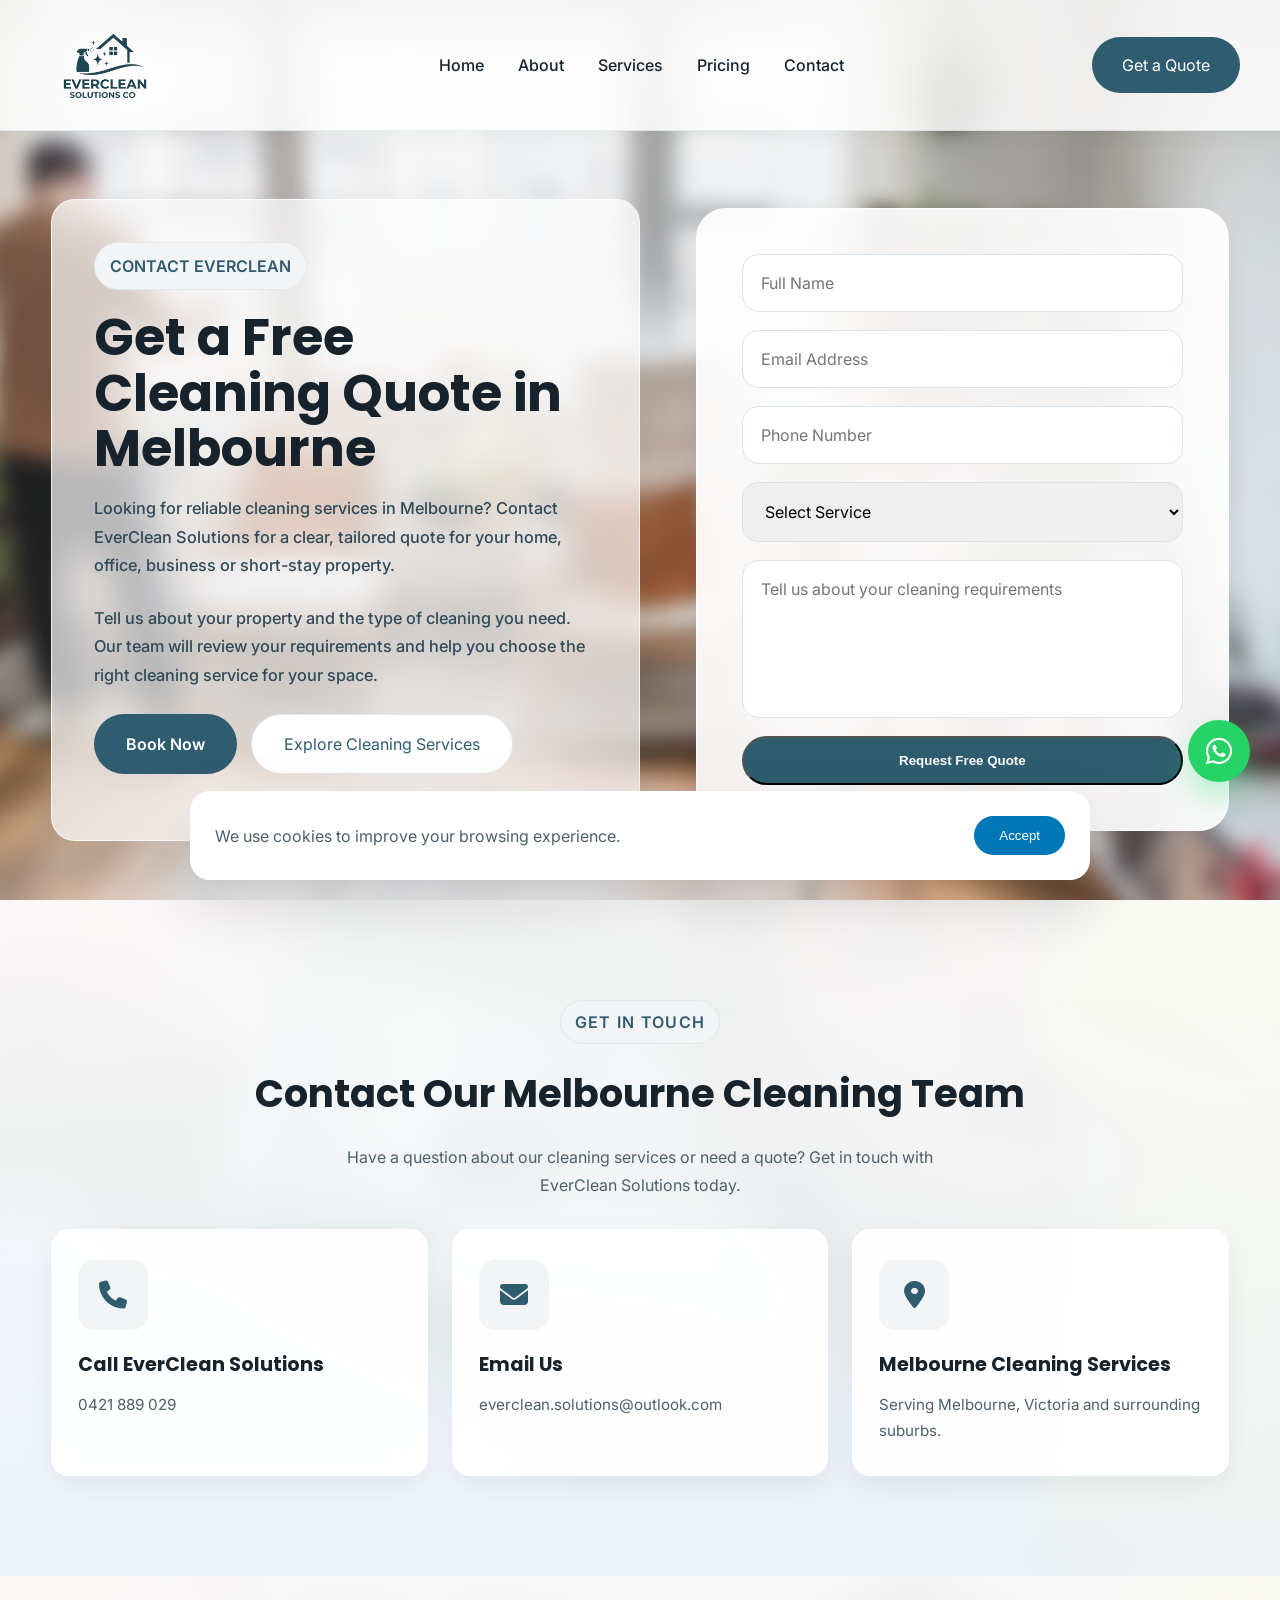
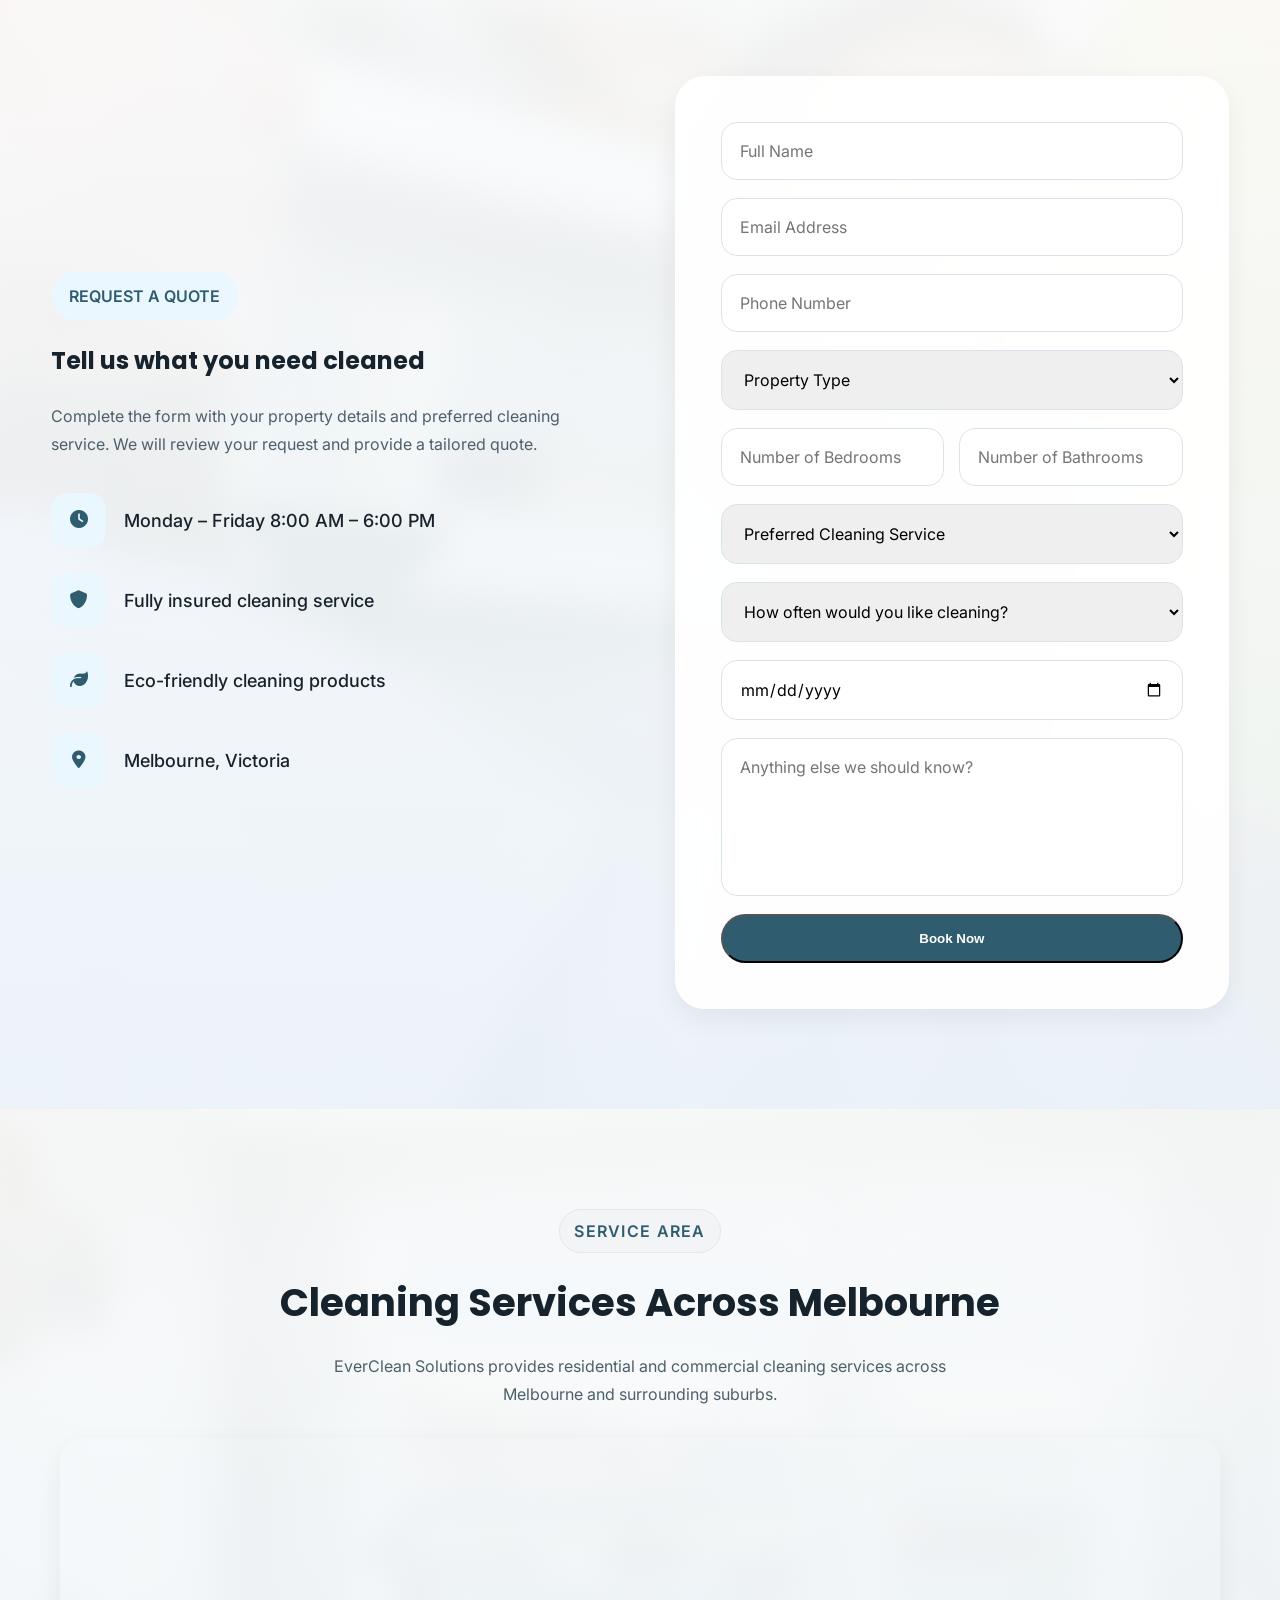
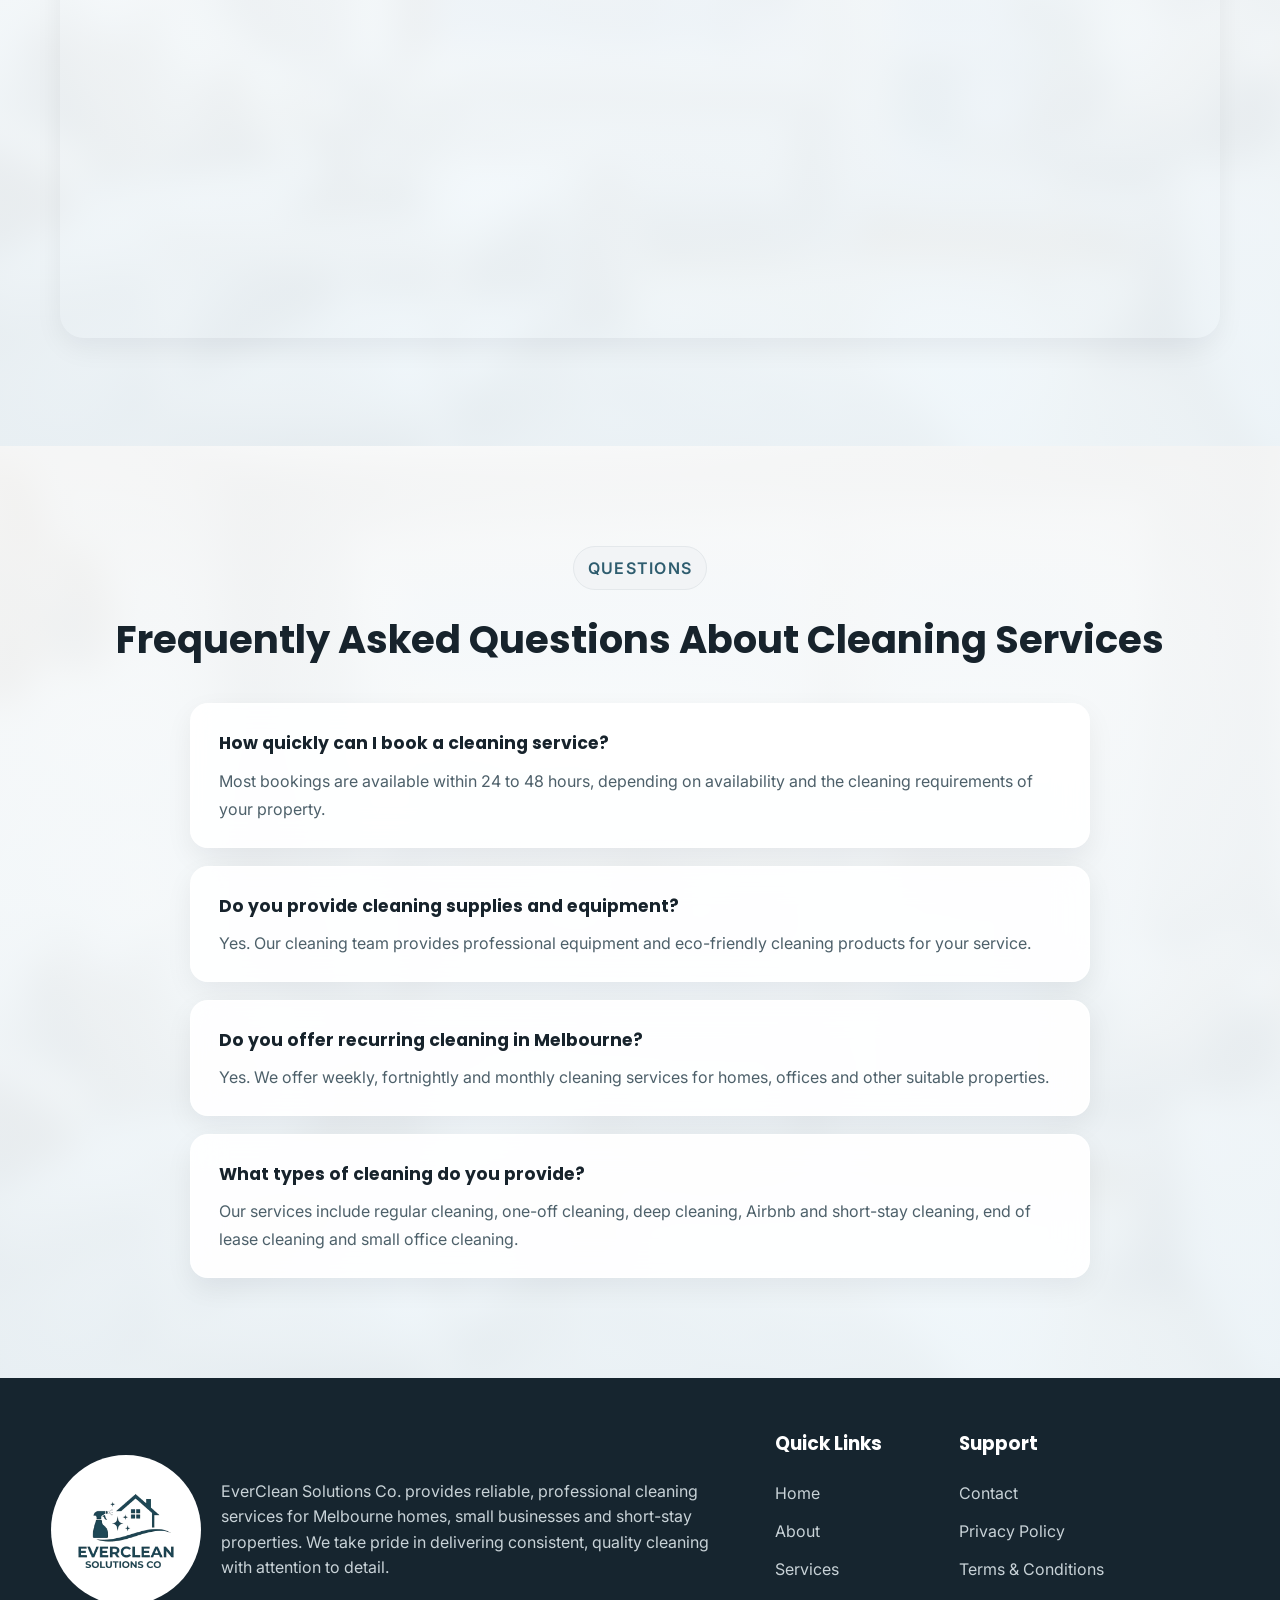
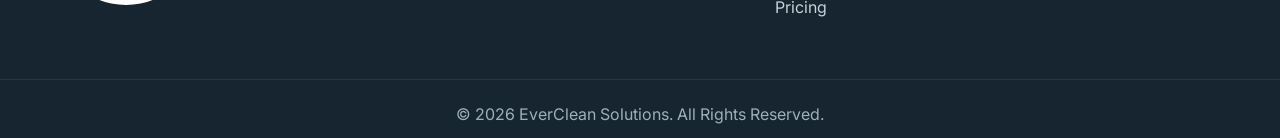
<file: contact.html>
<!DOCTYPE html>
<html lang="en">
<head>

  <!-- Basic SEO -->
  <meta charset="UTF-8">
  <meta name="viewport" content="width=device-width, initial-scale=1.0">

  <title>Get a Cleaning Quote in Melbourne | EverClean Solutions</title>

  <meta
    name="description"
    content="Request a free cleaning quote from EverClean Solutions in Melbourne. We provide residential, commercial, deep, Airbnb, end of lease and small office cleaning."
  >

  <meta name="author" content="EverClean Solutions Co.">
  <meta name="robots" content="index, follow">
  <meta name="theme-color" content="#2f5d6f">

  <!-- Canonical URL -->
  <link
    rel="canonical"
    href="https://www.evercleansolutionsco.com.au/contact"
  >

  <!-- Open Graph -->
  <meta
    property="og:title"
    content="Get a Cleaning Quote in Melbourne | EverClean Solutions"
  >

  <meta
    property="og:description"
    content="Request a free cleaning quote from EverClean Solutions in Melbourne for homes, businesses, short-stay properties and more."
  >

  <meta property="og:type" content="website">

  <meta
    property="og:url"
    content="https://www.evercleansolutionsco.com.au/contact"
  >

  <meta
    property="og:image"
    content="https://www.evercleansolutionsco.com.au/assets/images/contact-team.jpg"
  >

  <meta
    property="og:image:alt"
    content="EverClean Solutions cleaning team in Melbourne"
  >

  <meta property="og:site_name" content="EverClean Solutions">
  <meta property="og:locale" content="en_AU">

  <!-- Twitter / X -->
  <meta name="twitter:card" content="summary_large_image">

  <meta
    name="twitter:title"
    content="Get a Cleaning Quote in Melbourne | EverClean Solutions"
  >

  <meta
    name="twitter:description"
    content="Request a free cleaning quote from EverClean Solutions for residential and commercial cleaning across Melbourne."
  >

  <meta
    name="twitter:image"
    content="https://www.evercleansolutionsco.com.au/assets/images/contact-team.jpg"
  >

  <meta
    name="twitter:image:alt"
    content="EverClean Solutions cleaning team in Melbourne"
  >

  <!-- Local Business Structured Data -->
  <script type="application/ld+json">
  {
    "@context": "https://schema.org",
    "@type": "LocalBusiness",
    "@id": "https://www.evercleansolutionsco.com.au/#business",
    "name": "EverClean Solutions",
    "url": "https://www.evercleansolutionsco.com.au/",
    "telephone": "+61421889029",
    "email": "everclean.solutions@outlook.com",
    "image": "https://www.evercleansolutionsco.com.au/assets/images/contact-team.jpg",
    "description": "EverClean Solutions provides professional residential and commercial cleaning services across Melbourne, Victoria.",
    "areaServed": {
      "@type": "City",
      "name": "Melbourne"
    },
    "address": {
      "@type": "PostalAddress",
      "addressLocality": "Melbourne",
      "addressRegion": "Victoria",
      "addressCountry": "AU"
    },
    "serviceType": [
      "Residential Cleaning",
      "Commercial Cleaning",
      "Deep Cleaning",
      "Airbnb Cleaning",
      "End of Lease Cleaning",
      "Small Office Cleaning"
    ]
  }
  </script>

  <!-- Contact Page Structured Data -->
  <script type="application/ld+json">
  {
    "@context": "https://schema.org",
    "@type": "ContactPage",
    "@id": "https://www.evercleansolutionsco.com.au/contact#contact",
    "url": "https://www.evercleansolutionsco.com.au/contact",
    "name": "Contact EverClean Solutions",
    "description": "Contact EverClean Solutions to request a free cleaning quote in Melbourne."
  }
  </script>

  <!-- Google Fonts -->
  <link rel="preconnect" href="https://fonts.googleapis.com">
  <link
    rel="preconnect"
    href="https://fonts.gstatic.com"
    crossorigin
  >

  <link
    href="https://fonts.googleapis.com/css2?family=Poppins:wght@300;400;500;600;700;800&family=Inter:wght@300;400;500;600&display=swap"
    rel="stylesheet"
  >

  <!-- Font Awesome -->
  <link
    rel="stylesheet"
    href="https://cdnjs.cloudflare.com/ajax/libs/font-awesome/6.7.2/css/all.min.css"
  >

  <!-- CSS -->
  <link rel="stylesheet" href="css/style.css">
  <link rel="stylesheet" href="css/responsive.css">
  <link rel="stylesheet" href="css/animation.css">
  <link rel="stylesheet" href="css/preloader.css">
  <link rel="stylesheet" href="css/widgets.css">
  <link rel="stylesheet" href="css/modal.css">

  <!-- Favicon -->
  <link
    rel="icon"
    type="image/png"
    href="assets/icons/favicon.png"
  >

</head>

<body>

  <!-- Header -->
  <header>
    <nav class="navbar">

      <div class="logo">
        <a href="/">
          <img
            src="assets/images/logo5.png"
            alt="EverClean Solutions Logo"
          >
        </a>
      </div>

      <ul class="nav-links">
        <li>
          <a href="/">Home</a>
        </li>

        <li>
          <a href="/about">About</a>
        </li>

        <li>
          <a href="/services">Services</a>
        </li>

        <li>
          <a href="/pricing">Pricing</a>
        </li>

        <li>
          <a class="active" href="/contact">Contact</a>
        </li>
      </ul>

      <a href="/contact" class="quote-btn">
        Get a Quote
      </a>

      <button
        class="hamburger"
        type="button"
        aria-label="Open navigation menu"
        aria-expanded="false"
      >
        <i class="fa-solid fa-bars"></i>
      </button>

    </nav>
  </header>


  <!-- Contact Hero -->
  <section class="hero" id="contact-hero">

    <div class="hero-content">

      <div class="hero-left fade-right">

        <span class="hero-tag">
          CONTACT EVERCLEAN
        </span>

        <h1>
          Get a Free Cleaning Quote in Melbourne
        </h1>

        <p>
          Looking for reliable cleaning services in Melbourne?
          Contact EverClean Solutions for a clear, tailored quote
          for your home, office, business or short-stay property.
        </p>

        <p>
          Tell us about your property and the type of cleaning you need.
          Our team will review your requirements and help you choose
          the right cleaning service for your space.
        </p>

        <div class="hero-buttons">

          <a
            href="#contact-form"
            class="primary-btn pulse-glow"
          >
            Book Now
          </a>

          <a
            href="/services"
            class="secondary-btn"
          >
            Explore Cleaning Services
          </a>

        </div>

      </div>

      <div class="contact-form fade-left">

        <form
          id="homeContactForm"
          data-contact-form
          action="https://formspree.io/f/maeywkwy"
          method="POST"
        >

          <input
            type="text"
            name="name"
            placeholder="Full Name"
            autocomplete="name"
            required
          >

          <input
            type="email"
            name="email"
            placeholder="Email Address"
            autocomplete="email"
            required
          >

          <input
            type="tel"
            name="phone"
            placeholder="Phone Number"
            autocomplete="tel"
            required
          >

          <select
            name="service"
            required
          >
            <option value="">
              Select Service
            </option>

            <option>
              Residential Cleaning
            </option>

            <option>
              Commercial Cleaning
            </option>

            <option>
              Deep Cleaning
            </option>

            <option>
              Airbnb Cleaning
            </option>

            <option>
              End of Lease Cleaning
            </option>

            <option>
              Small Office Cleaning
            </option>
          </select>

          <textarea
            name="message"
            rows="6"
            placeholder="Tell us about your cleaning requirements"
            required
          ></textarea>

          <button
            class="primary-btn"
            type="submit"
          >
            Request Free Quote
          </button>

        </form>

      </div>

    </div>

  </section>


  <!-- Contact Information -->
  <section class="services page-section">

    <div class="section-title fade-up">

      <span>
        GET IN TOUCH
      </span>

      <h2>
        Contact Our Melbourne Cleaning Team
      </h2>

      <p>
        Have a question about our cleaning services or need a quote?
        Get in touch with EverClean Solutions today.
      </p>

    </div>

    <div class="services-grid">

      <div class="service-card zoom-in">

        <i class="fa-solid fa-phone"></i>

        <h3>
          Call EverClean Solutions
        </h3>

        <p>
          <a
            href="tel:+61421889029"
            style="color: inherit; text-decoration: none;"
          >
            0421 889 029
          </a>
        </p>

      </div>


      <div class="service-card zoom-in">

        <i class="fa-solid fa-envelope"></i>

        <h3>
          Email Us
        </h3>

        <p>
          <a
            href="mailto:everclean.solutions@outlook.com"
            style="color: inherit; text-decoration: none;"
          >
            everclean.solutions@outlook.com
          </a>
        </p>

      </div>


      <div class="service-card zoom-in">

        <i class="fa-solid fa-location-dot"></i>

        <h3>
          Melbourne Cleaning Services
        </h3>

        <p>
          Serving Melbourne, Victoria and surrounding suburbs.
        </p>

      </div>

    </div>

  </section>


  <!-- Quote Form -->
  <section
    class="contact page-section-alt"
    id="contact-form"
  >

    <div class="contact-container">

      <div class="contact-info fade-left">

        <span>
          REQUEST A QUOTE
        </span>

        <h2>
          Tell us what you need cleaned
        </h2>

        <p>
          Complete the form with your property details and preferred
          cleaning service. We will review your request and provide
          a tailored quote.
        </p>

        <div>
          <i class="fa-solid fa-clock"></i>
          Monday – Friday 8:00 AM – 6:00 PM
        </div>

        <div>
          <i class="fa-solid fa-shield"></i>
          Fully insured cleaning service
        </div>

        <div>
          <i class="fa-solid fa-leaf"></i>
          Eco-friendly cleaning products
        </div>

        <div>
          <i class="fa-solid fa-location-dot"></i>
          Melbourne, Victoria
        </div>

      </div>


      <div class="contact-form fade-right">

        <form
          id="contactForm"
          data-contact-form
          action="https://formspree.io/f/xljerzyb"
          method="POST"
        >

          <input
            type="text"
            name="name"
            placeholder="Full Name"
            autocomplete="name"
            required
          >

          <input
            type="email"
            name="email"
            placeholder="Email Address"
            autocomplete="email"
            required
          >

          <input
            type="tel"
            name="phone"
            placeholder="Phone Number"
            autocomplete="tel"
            required
          >

          <select
            name="property_type"
            required
          >

            <option value="">
              Property Type
            </option>

            <option>
              House
            </option>

            <option>
              Apartment
            </option>

            <option>
              Townhouse
            </option>

            <option>
              Office
            </option>

            <option>
              Airbnb / Short Stay
            </option>

            <option>
              Other
            </option>

          </select>


          <div class="form-row">

            <input
              type="number"
              name="bedrooms"
              min="0"
              placeholder="Number of Bedrooms"
            >

            <input
              type="number"
              name="bathrooms"
              min="0"
              placeholder="Number of Bathrooms"
            >

          </div>


          <select
            name="service"
            required
          >

            <option value="">
              Preferred Cleaning Service
            </option>

            <option>
              Regular Cleaning
            </option>

            <option>
              One-off Cleaning
            </option>

            <option>
              Deep Cleaning
            </option>

            <option>
              Airbnb Cleaning
            </option>

            <option>
              End of Lease Cleaning
            </option>

            <option>
              Small Office Cleaning
            </option>

          </select>


          <select
            name="frequency"
            required
          >

            <option value="">
              How often would you like cleaning?
            </option>

            <option>
              Weekly
            </option>

            <option>
              Fortnightly
            </option>

            <option>
              Monthly
            </option>

            <option>
              One-off
            </option>

            <option>
              Not sure
            </option>

          </select>


          <input
            type="date"
            name="preferred_date"
            aria-label="Preferred cleaning date"
          >


          <textarea
            name="message"
            rows="6"
            placeholder="Anything else we should know?"
            required
          ></textarea>


          <button
            class="primary-btn"
            type="submit"
          >
            Book Now
          </button>

        </form>

      </div>

    </div>


    <!-- Booking Confirmation Modal 
    <div
      class="feedback-modal"
      id="submitModal"
    >

      <div class="modal-box">

        <button
          class="modal-close"
          id="closeSubmit"
          type="button"
          aria-label="Close quote confirmation"
        >
          &times;
        </button>

        <h2>
          Quote Request Sent
        </h2>

        <p>
          Thank you for contacting EverClean Solutions.
          We received your cleaning request and will get back
          to you shortly.
        </p>

        <button
          class="primary-btn"
          id="closeSubmitButton"
          type="button"
        >
          Close
        </button>

      </div>

    </div>-->

  </section>


  <!-- Service Area -->
  <section class="gallery page-section">

    <div class="section-title">

      <span>
        SERVICE AREA
      </span>

      <h2>
        Cleaning Services Across Melbourne
      </h2>

      <p>
        EverClean Solutions provides residential and commercial
        cleaning services across Melbourne and surrounding suburbs.
      </p>

    </div>

    <div class="container">

      <iframe
        src="https://www.google.com/maps?q=Melbourne,+Victoria&output=embed"
        width="100%"
        height="500"
        style="border:0;border-radius:24px;"
        loading="lazy"
        title="Map showing Melbourne, Victoria"
      ></iframe>

    </div>

  </section>


  <!-- FAQ -->
  <section class="faq page-section-alt">

    <div class="section-title">

      <span>
        QUESTIONS
      </span>

      <h2>
        Frequently Asked Questions About Cleaning Services
      </h2>

    </div>


    <div class="faq-container">

      <div class="faq-item">

        <h3>
          How quickly can I book a cleaning service?
        </h3>

        <p>
          Most bookings are available within 24 to 48 hours,
          depending on availability and the cleaning requirements
          of your property.
        </p>

      </div>


      <div class="faq-item">

        <h3>
          Do you provide cleaning supplies and equipment?
        </h3>

        <p>
          Yes. Our cleaning team provides professional equipment
          and eco-friendly cleaning products for your service.
        </p>

      </div>


      <div class="faq-item">

        <h3>
          Do you offer recurring cleaning in Melbourne?
        </h3>

        <p>
          Yes. We offer weekly, fortnightly and monthly cleaning
          services for homes, offices and other suitable properties.
        </p>

      </div>


      <div class="faq-item">

        <h3>
          What types of cleaning do you provide?
        </h3>

        <p>
          Our services include regular cleaning, one-off cleaning,
          deep cleaning, Airbnb and short-stay cleaning, end of
          lease cleaning and small office cleaning.
        </p>

      </div>

    </div>

  </section>


  <!-- Footer -->
  <footer>

    <div class="footer-container">

      <div
        style="
          display: flex;
          align-items: center;
          gap: 20px;
          max-width: 800px;
        "
      >

        <div
          style="
            background-color: white;
            border-radius: 50%;
            width: 150px;
            height: 150px;
            flex-shrink: 0;
            overflow: hidden;
            display: flex;
            align-items: center;
            justify-content: center;
          "
        >

          <img
            src="assets/images/logo5.png"
            alt="EverClean Solutions Co. Logo"
            width="150"
            height="150"
            loading="lazy"
            decoding="async"
            style="
              width: 100%;
              height: 100%;
              object-fit: contain;
            "
          >

        </div>


        <p
          style="
            margin: 0;
            line-height: 1.6;
          "
        >
          EverClean Solutions Co. provides reliable, professional
          cleaning services for Melbourne homes, small businesses
          and short-stay properties. We take pride in delivering
          consistent, quality cleaning with attention to detail.
        </p>

      </div>


      <div>

        <h3>
          Quick Links
        </h3>

        <a href="/">
          Home
        </a>

        <a href="/about">
          About
        </a>

        <a href="/services">
          Services
        </a>

        <a href="/pricing">
          Pricing
        </a>

      </div>


      <div>

        <h3>
          Support
        </h3>

        <a href="/contact">
          Contact
        </a>

        <a href="/privacy">
          Privacy Policy
        </a>

        <a href="/terms">
          Terms & Conditions
        </a>

      </div>

    </div>


    <div class="copyright">
      © 2026 EverClean Solutions. All Rights Reserved.
    </div>

  </footer>


  <!-- WhatsApp -->
  <a
    href="https://wa.me/61421889029"
    class="whatsapp-btn"
    target="_blank"
    rel="noopener noreferrer"
    aria-label="Message EverClean Solutions on WhatsApp"
  >
    <i class="fab fa-whatsapp"></i>
  </a>


  <!-- Cookie Banner -->
  <div
    class="cookie-banner"
    id="cookieBanner"
  >

    <p>
      We use cookies to improve your browsing experience.
    </p>

    <button
      id="acceptCookie"
      type="button"
    >
      Accept
    </button>

  </div>

<!-- Booking Confirmation Modal -->
<div
  class="feedback-modal"
  id="submitModal"
>
  <div class="modal-box">

    <button
      class="modal-close"
      id="closeSubmit"
      type="button"
      aria-label="Close quote confirmation"
    >
      &times;
    </button>

    <h2>Quote Request Sent</h2>

    <p>
      Thank you for contacting EverClean Solutions.
      We received your cleaning request and will get back
      to you shortly.
    </p>

    <button
      class="primary-btn"
      id="closeSubmitButton"
      type="button"
    >
      Close
    </button>

  </div>
</div>
  <!-- JavaScript -->
  <script src="js/script.js"></script>
  <script src="js/gallery.js"></script>
  <script src="js/contact.js"></script>
  <script src="js/preloader.js"></script>

</body>
</html>
</file>
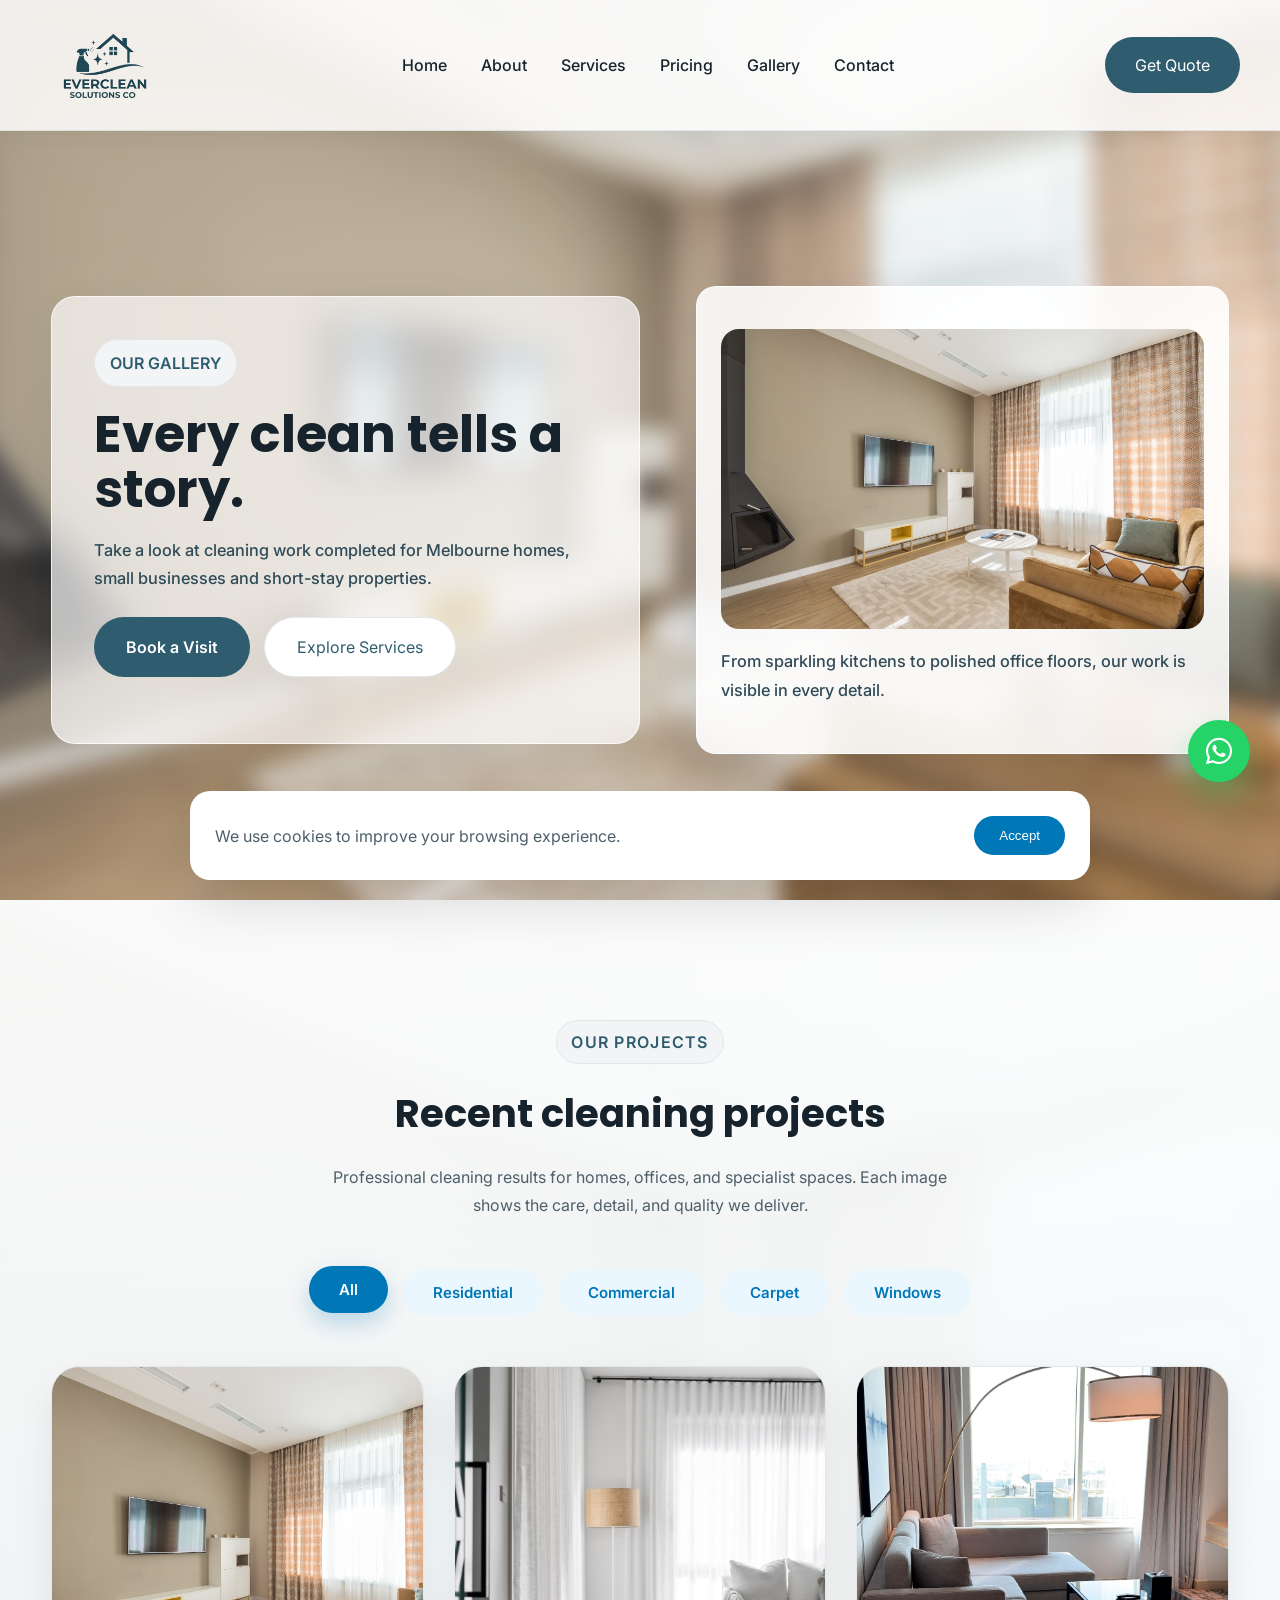
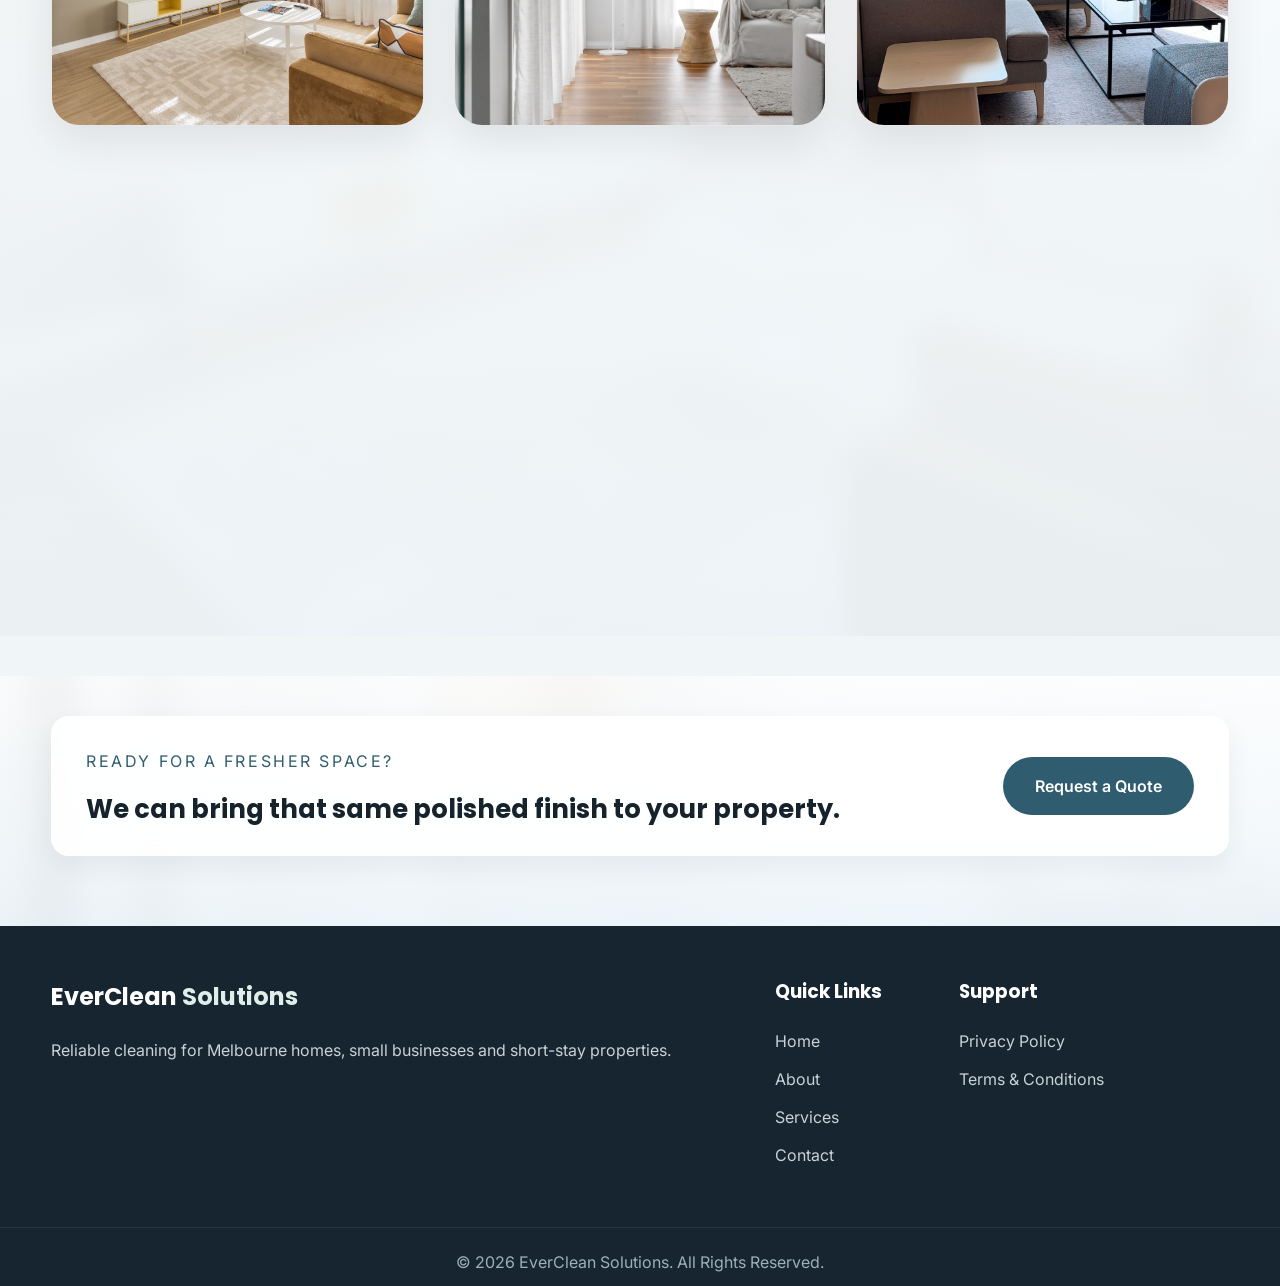
<file: gallery.html>
<!DOCTYPE html>
<html lang="en">
<head>
  <meta charset="UTF-8">
  <meta name="viewport" content="width=device-width, initial-scale=1.0">
  <meta name="description" content="Browse EverClean Solutions cleaning projects and see the care we bring to Melbourne homes and properties.">
  <meta name="keywords" content="cleaning gallery, before and after cleaning, residential cleaning portfolio, commercial cleaning projects">
  <meta name="author" content="EverClean Solutions">
  <meta name="robots" content="index, follow">
  <meta name="theme-color" content="#2f5d6f">
  <link rel="canonical" href="https://www.evercleansolutionsco.com.au/gallery.html">
  <title>Cleaning Gallery | EverClean Solutions Melbourne</title>
  <link rel="preconnect" href="https://fonts.googleapis.com">
  <link rel="preconnect" href="https://fonts.gstatic.com" crossorigin>
  <link href="https://fonts.googleapis.com/css2?family=Poppins:wght@300;400;500;600;700;800&family=Inter:wght@300;400;500;600&display=swap" rel="stylesheet">
  <link rel="stylesheet" href="https://cdnjs.cloudflare.com/ajax/libs/font-awesome/6.7.2/css/all.min.css">
  <link rel="stylesheet" href="css/style.css">
  <link rel="stylesheet" href="css/responsive.css">
  <link rel="stylesheet" href="css/animation.css">
  <link rel="stylesheet" href="css/preloader.css">
  <link rel="stylesheet" href="css/gallery.css">
  <link rel="stylesheet" href="css/widgets.css">
  <link rel="stylesheet" href="css/modal.css">
   <link rel="icon" type="image/png" href="assets/icons/favicon.png">
</head>
<body>


  <header>
    <nav class="navbar">
     <div class="logo">
     <a href="index.html"><img src="assets/images/logo5.png" alt="EverClean Solutions Logo"></a>
    </div>
      <ul class="nav-links">
        <li><a href="index.html">Home</a></li>
        <li><a href="about.html">About</a></li>
        <li><a href="services.html">Services</a></li>
        <li><a href="pricing.html">Pricing</a></li>
        <li><a class="active" href="gallery.html">Gallery</a></li>
        <li><a href="contact.html">Contact</a></li>
      </ul>
      <a href="contact.html" class="quote-btn">Get Quote</a>
      <button class="hamburger" type="button" aria-label="Open navigation menu" aria-expanded="false">
        <i class="fa-solid fa-bars"></i>
      </button>
    </nav>
  </header>

  <section class="hero" id="gallery-hero">
    <div class="hero-content">
      <div class="hero-left fade-right">
        <span class="hero-tag">OUR GALLERY</span>
        <h1>Every clean tells a story.</h1>
        <p>Take a look at cleaning work completed for Melbourne homes, small businesses and short-stay properties.</p>
        <div class="hero-buttons">
          <a href="contact.html" class="primary-btn pulse-glow">Book a Visit</a>
          <a href="services.html" class="secondary-btn">Explore Services</a>
        </div>
      </div>
      <div class="hero-right fade-left">
        <div class="hero-card float-soft">
          <img src="assets/images/bright-residential-cleaning.jpg" alt="Bright residential cleaning result">
          <p>From sparkling kitchens to polished office floors, our work is visible in every detail.</p>
        </div>
      </div>
    </div>
  </section>

  <section class="gallery page-section">
    <div class="section-title fade-up">
      <span>OUR PROJECTS</span>
      <h2>Recent cleaning projects</h2>
      <p>Professional cleaning results for homes, offices, and specialist spaces. Each image shows the care, detail, and quality we deliver.</p>
    </div>
    <div class="gallery-filter">
      <button class="filter-btn active" data-filter="all">All</button>
      <button class="filter-btn" data-filter="home">Residential</button>
      <button class="filter-btn" data-filter="office">Commercial</button>
      <button class="filter-btn" data-filter="carpet">Carpet</button>
      <button class="filter-btn" data-filter="window">Windows</button>
    </div>
    <div class="gallery-grid">
      <div class="gallery-item home zoom-in" style="transition-delay: 0s;">
        <img src="assets/images/bright-residential-cleaning.jpg" alt="Bright residential cleaning result">
        <div class="gallery-overlay"><h3>Residential Cleaning</h3></div>
      </div>
      <div class="gallery-item office zoom-in" style="transition-delay: 0.05s;">
        <img src="assets/images/clean-living-space.jpg" alt="Fresh clean living space">
        <div class="gallery-overlay"><h3>Office Cleaning</h3></div>
      </div>
      <div class="gallery-item carpet zoom-in" style="transition-delay: 0.1s;">
        <img src="assets/images/residential-cleaning-result.jpg" alt="Residential cleaning result">
        <div class="gallery-overlay"><h3>Carpet Cleaning</h3></div>
      </div>
      <div class="gallery-item window zoom-in" style="transition-delay: 0.15s;">
        <img src="assets/images/professional-window-cleaning-melbourne.jpg" alt="Professional window cleaning in Melbourne">
        <div class="gallery-overlay"><h3>Window Cleaning</h3></div>
      </div>
      <div class="gallery-item home zoom-in" style="transition-delay: 0.2s;">
        <img src="assets/images/clean-living-room-melbourne.jpg" alt="Clean residential interior">
        <div class="gallery-overlay"><h3>Kitchen Cleaning</h3></div>
      </div>
      <div class="gallery-item office zoom-in" style="transition-delay: 0.25s;">
        <img src="assets/images/everclean-cleaner-spray-window.jpg" alt="Cleaner working on a window">
        <div class="gallery-overlay"><h3>Commercial Building</h3></div>
      </div>
    </div>
  </section>

  <div class="lightbox">
    <span class="close-lightbox">&times;</span>
    <img id="lightbox-image">
  </div>

  <section class="cta-banner page-section-sm">
    <div class="cta-banner-inner">
      <div>
        <span>READY FOR A FRESHER SPACE?</span>
        <h2>We can bring that same polished finish to your property.</h2>
      </div>
      <a href="contact.html" class="primary-btn">Request a Quote</a>
    </div>
  </section>

  <footer>
    <div class="footer-container">
      <div>
        <h2>EverClean <span>Solutions</span></h2>
        <p>Reliable cleaning for Melbourne homes, small businesses and short-stay properties.</p>
      </div>
      <div>
        <h3>Quick Links</h3>
        <a href="index.html">Home</a>
        <a href="about.html">About</a>
        <a href="services.html">Services</a>
        <a href="contact.html">Contact</a>
      </div>
      <div>
        <h3>Support</h3>
        <a href="privacy.html">Privacy Policy</a>
        <a href="terms.html">Terms & Conditions</a>
      </div>
    </div>
    <div class="copyright">© 2026 EverClean Solutions. All Rights Reserved.</div>
  </footer>

  <a href="https://wa.me/61421889029" class="whatsapp-btn" target="_blank" aria-label="Message EverClean Solutions on WhatsApp"><i class="fab fa-whatsapp"></i></a>
  <div class="cookie-banner" id="cookieBanner">
    <p>We use cookies to improve your browsing experience.</p>
    <button id="acceptCookie">Accept</button>
  </div>

  <script src="js/script.js"></script>
  <script src="js/gallery.js"></script>
  <script src="js/contact.js"></script>
  <script src="js/preloader.js"></script>
</body>
</html>
</file>
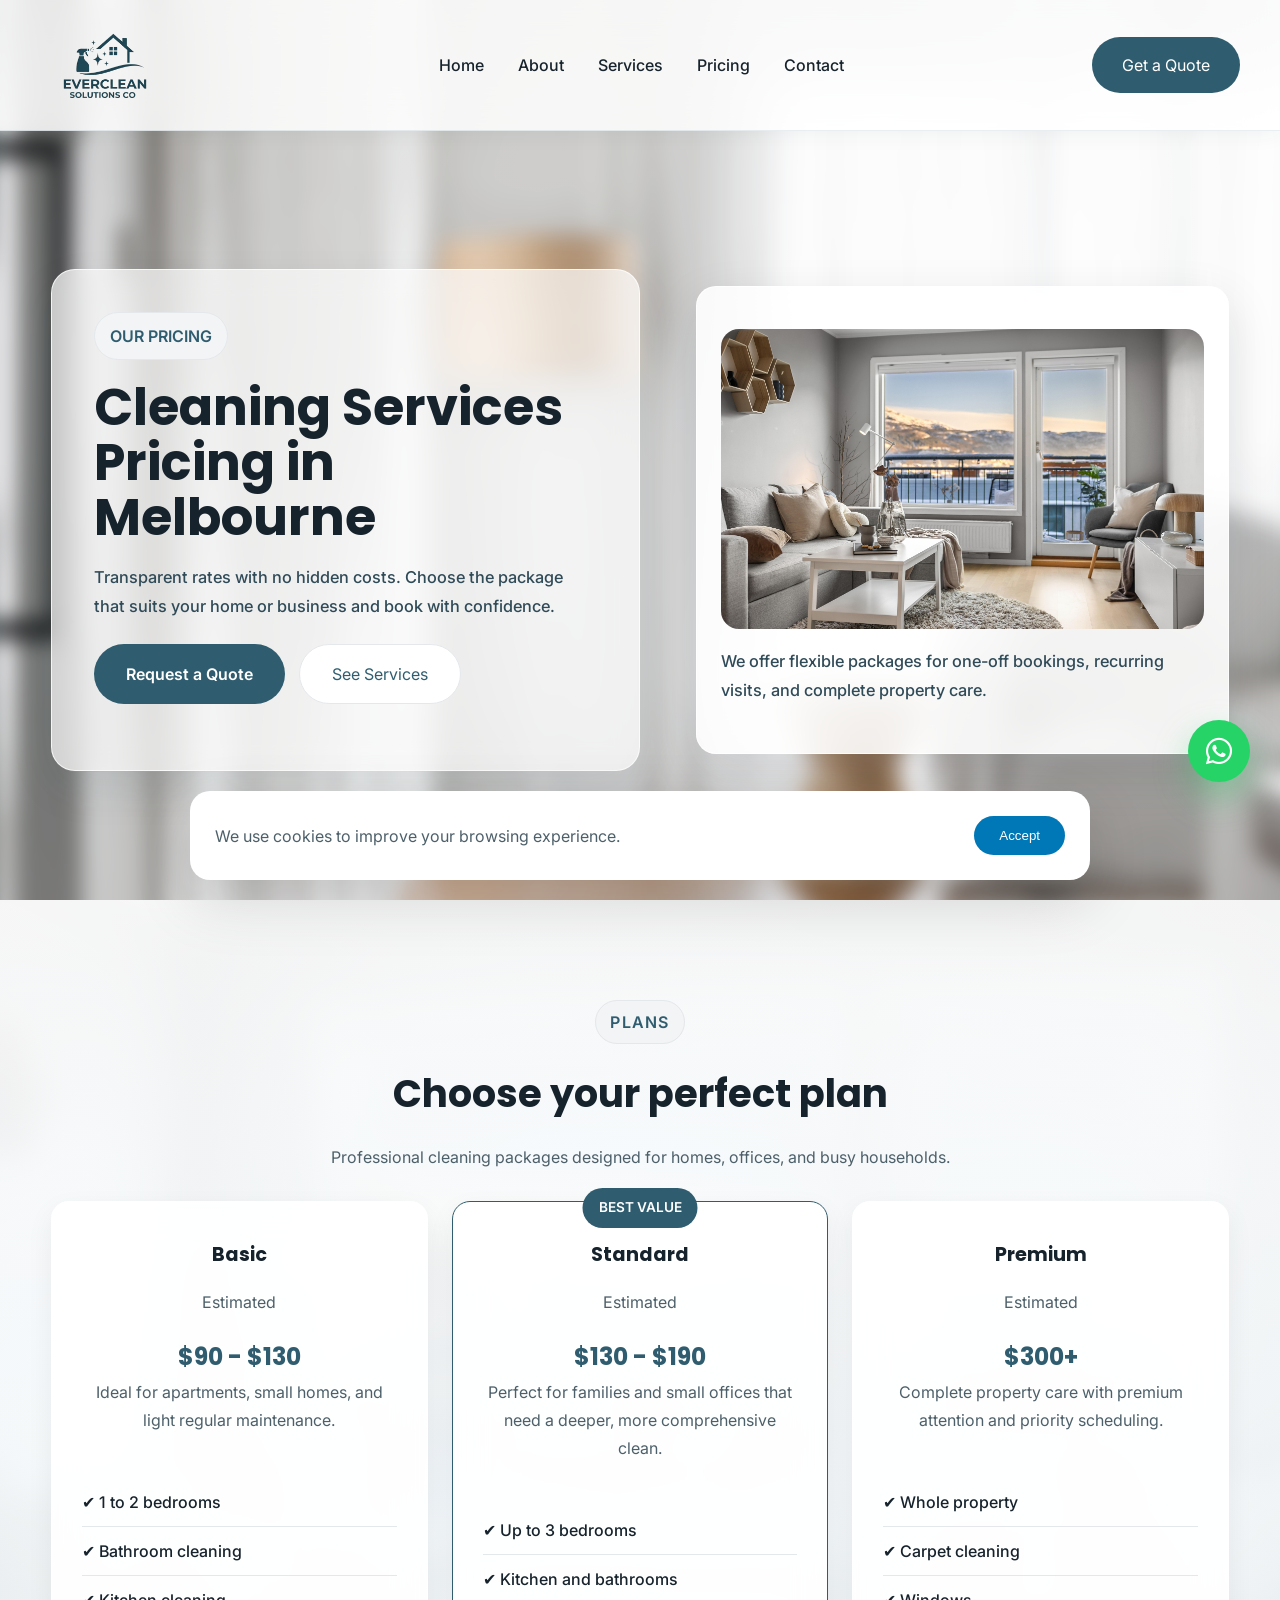
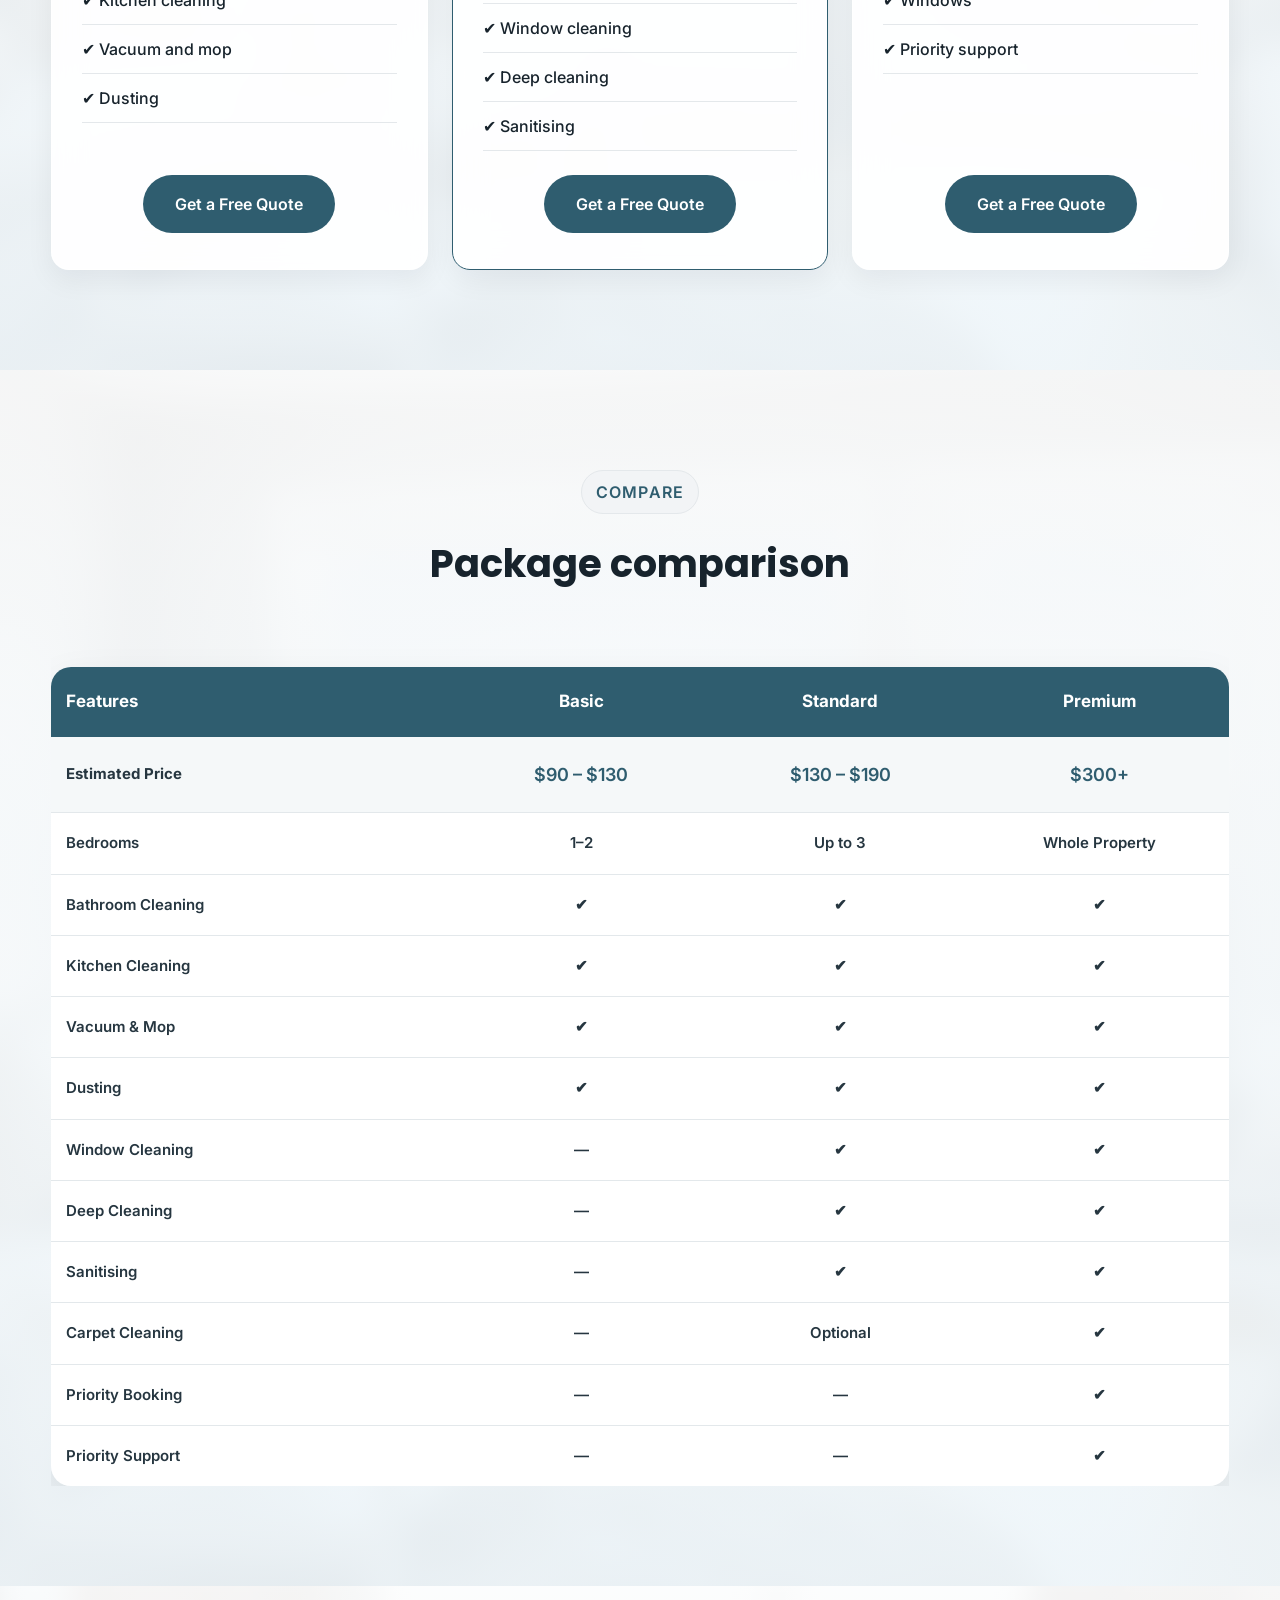
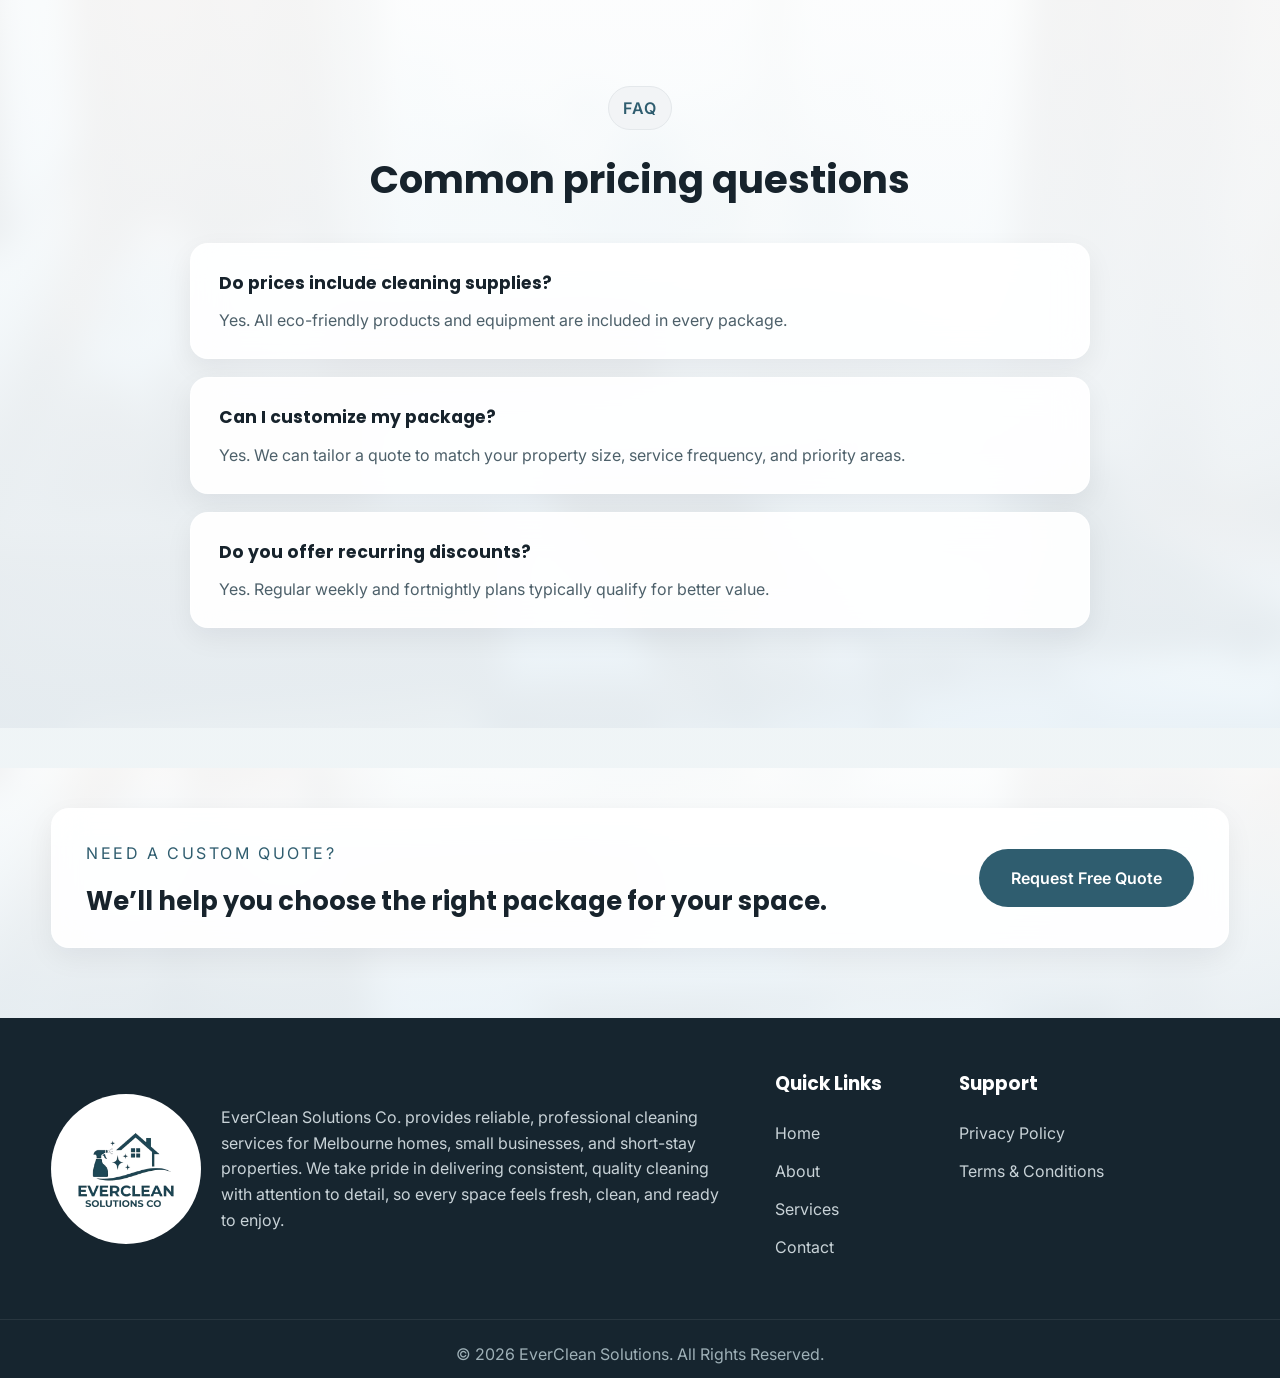
<file: pricing.html>
<!DOCTYPE html>
<html lang="en">
<head>

  <!-- Basic SEO -->

  <meta charset="UTF-8">
  <meta name="viewport" content="width=device-width, initial-scale=1.0">

  <title>Cleaning Services Pricing Melbourne | EverClean Solutions</title>

  <meta name="description" content="View EverClean Solutions cleaning service pricing in Melbourne. Explore cleaning packages for homes, offices, deep cleaning, Airbnb and end of lease services.">

  <meta name="author" content="EverClean Solutions Co.">
  <meta name="robots" content="index, follow">
  <meta name="theme-color" content="#2f5d6f">

  <!-- Canonical URL -->

  <link rel="canonical" href="https://www.evercleansolutionsco.com.au/pricing">

  <!-- Open Graph -->

  <meta property="og:title" content="Cleaning Services Pricing Melbourne | EverClean Solutions">
  <meta property="og:description" content="View EverClean Solutions cleaning service pricing in Melbourne. Explore cleaning packages for homes, offices, deep cleaning, Airbnb and end of lease services.">
  <meta property="og:type" content="website">
  <meta property="og:url" content="https://www.evercleansolutionsco.com.au/pricing">
  <meta property="og:image" content="https://www.evercleansolutionsco.com.au/assets/images/pricing-home.jpg">
  <meta property="og:site_name" content="EverClean Solutions">

  <!-- Google Fonts -->

  <link rel="preconnect" href="https://fonts.googleapis.com">
  <link rel="preconnect" href="https://fonts.gstatic.com" crossorigin>

  <link
    href="https://fonts.googleapis.com/css2?family=Poppins:wght@300;400;500;600;700;800&family=Inter:wght@300;400;500;600&display=swap"
    rel="stylesheet">

  <!-- Font Awesome -->

  <link
    rel="stylesheet"
    href="https://cdnjs.cloudflare.com/ajax/libs/font-awesome/6.7.2/css/all.min.css">

  <!-- CSS -->

  <link rel="stylesheet" href="css/style.css">
  <link rel="stylesheet" href="css/responsive.css">
  <link rel="stylesheet" href="css/animation.css">
  <link rel="stylesheet" href="css/preloader.css">
  <link rel="stylesheet" href="css/widgets.css">
  <link rel="stylesheet" href="css/modal.css">

  <!-- Favicon -->

  <link rel="icon" type="image/png" href="assets/icons/favicon.png">

</head>

<body>


  <header>
    <nav class="navbar">
 <div class="logo">
     <section style="height: auto; width: 100%;"> <a href="index.html"><img src="assets/images/logo5.png" alt="EverClean Solutions Logo"></a></section>
    </div>
      <ul class="nav-links">
        <li><a href="index.html">Home</a></li>
        <li><a href="about.html">About</a></li>
        <li><a href="services.html">Services</a></li>
        <li><a class="active" href="pricing.html">Pricing</a></li>
         <!-- <li><a href="gallery.html">Gallery</a></li>-->
        <li><a href="contact.html">Contact</a></li>
      </ul>
      <a href="contact.html" class="quote-btn">Get a Quote</a>
      <button class="hamburger" type="button" aria-label="Open navigation menu" aria-expanded="false">
        <i class="fa-solid fa-bars"></i>
      </button>
    </nav>
  </header>

  <section class="hero" id="pricing-hero">
    <div class="hero-content">
      <div class="hero-left fade-right">
        <span class="hero-tag">OUR PRICING</span>
        <h1>Cleaning Services Pricing in Melbourne</h1>
        <p>Transparent rates with no hidden costs. Choose the package that suits your home or business and book with confidence.</p>
        <div class="hero-buttons">
          <a href="contact.html" class="primary-btn pulse-glow">Request a Quote</a>
          <a href="services.html" class="secondary-btn">See Services</a>
        </div>
      </div>
      <div class="hero-right fade-left">
        <div class="hero-card float-soft">
          <img src="assets/images/clean-living-room-melbourne.jpg" alt="Clean living room for home cleaning planning">
          <p>We offer flexible packages for one-off bookings, recurring visits, and complete property care.</p>
        </div>
      </div>
    </div>
  </section>

  <section class="pricing page-section">
    <div class="section-title fade-up">
      <span>PLANS</span>
      <h2>Choose your perfect plan</h2>
      <p>Professional cleaning packages designed for homes, offices, and busy households.</p>
    </div>
    <div class="pricing-grid">
      <div class="price-card zoom-in" style="transition-delay: 0s;">
        <h3>Basic</h3>
        <p>Estimated </p>
        <h2 style="color: var(--primary);">$90 - $130</h2>
        <p>Ideal for apartments, small homes, and light regular maintenance.</p>
        <ul>
          <li>✔ 1 to 2 bedrooms</li>
          <li>✔ Bathroom cleaning</li>
          <li>✔ Kitchen cleaning</li>
          <li>✔ Vacuum and mop</li>
          <li>✔ Dusting</li>
        </ul>
        <a href="contact.html" class="primary-btn">Get a Free Quote</a>
      </div>
      <div class="price-card featured zoom-in" style="transition-delay: 0.1s;">
        <div class="badge">BEST VALUE</div>
        <h3>Standard</h3>
        <p>Estimated </p>
        <h2 style="color: var(--primary);">$130 - $190</h2>
        <p>Perfect for families and small offices that need a deeper, more comprehensive clean.</p>
        <ul>
          <li>✔ Up to 3 bedrooms</li>
          <li>✔ Kitchen and bathrooms</li>
          <li>✔ Window cleaning</li>
          <li>✔ Deep cleaning</li>
          <li>✔ Sanitising</li>
        </ul>
        <a href="contact.html" class="primary-btn">Get a Free Quote</a>
      </div>
      <div class="price-card zoom-in" style="transition-delay: 0.2s;">
        <h3>Premium</h3>
        <p>Estimated </p>
        <h2 style="color: var(--primary);">$300+</h2>
        <p>Complete property care with premium attention and priority scheduling.</p>
        <ul>
          <li>✔ Whole property</li>
          <li>✔ Carpet cleaning</li>
         <!-- <li>✔ Upholstery care</li>-->
          <li>✔ Windows</li>
          <li>✔ Priority support</li>
        </ul>
        <a href="contact.html" class="primary-btn">Get a Free Quote</a>
      </div>
    </div>
  </section>

  <section class="services page-section-alt">
    <div class="section-title fade-up">
      <span>COMPARE</span>
      <h2>Package comparison</h2>
    </div>
    <div style="overflow-x:auto; width:min(1200px,92%); margin:auto;">
<!-- ==================== PRICING COMPARISON TABLE ==================== -->
<div class="pricing-table-wrapper">

  <table class="pricing-comparison">

    <thead>
      <tr>
        <th class="feature-column">Features</th>
        <th>Basic</th>
        <th>Standard</th>
        <th>Premium</th>
      </tr>
    </thead>

    <tbody>

      <!-- PRICE -->
      <tr class="price-row">
        <td>Estimated Price</td>
        <td>$90 – $130</td>
        <td>$130 – $190</td>
        <td>$300+</td>
      </tr>

      <!-- BEDROOMS -->
      <tr>
        <td>Bedrooms</td>
        <td>1–2</td>
        <td>Up to 3</td>
        <td>Whole Property</td>
      </tr>

      <!-- BATHROOM -->
      <tr>
        <td>Bathroom Cleaning</td>
        <td>✔</td>
        <td>✔</td>
        <td>✔</td>
      </tr>

      <!-- KITCHEN -->
      <tr>
        <td>Kitchen Cleaning</td>
        <td>✔</td>
        <td>✔</td>
        <td>✔</td>
      </tr>

      <!-- VACUUM -->
      <tr>
        <td>Vacuum & Mop</td>
        <td>✔</td>
        <td>✔</td>
        <td>✔</td>
      </tr>

      <!-- DUSTING -->
      <tr>
        <td>Dusting</td>
        <td>✔</td>
        <td>✔</td>
        <td>✔</td>
      </tr>

      <!-- WINDOWS -->
      <tr>
        <td>Window Cleaning</td>
        <td>—</td>
        <td>✔</td>
        <td>✔</td>
      </tr>

      <!-- DEEP CLEANING -->
      <tr>
        <td>Deep Cleaning</td>
        <td>—</td>
        <td>✔</td>
        <td>✔</td>
      </tr>

      <!-- SANITISING -->
      <tr>
        <td>Sanitising</td>
        <td>—</td>
        <td>✔</td>
        <td>✔</td>
      </tr>

      <!-- CARPET -->
      <tr>
        <td>Carpet Cleaning</td>
        <td>—</td>
        <td>Optional</td>
        <td>✔</td>
      </tr>

      <!-- UPHOLSTERY 
      <tr>
        <td>Upholstery Care</td>
        <td>—</td>
        <td>—</td>
        <td>✔</td>
      </tr>-->

      <!-- PRIORITY -->
      <tr>
        <td>Priority Booking</td>
        <td>—</td>
        <td>—</td>
        <td>✔</td>
      </tr>

      <!-- SUPPORT -->
      <tr>
        <td>Priority Support</td>
        <td>—</td>
        <td>—</td>
        <td>✔</td>
      </tr>

    </tbody>

  </table>

</div>
    </div>
  </section>

  <section class="faq page-section">
    <div class="section-title fade-up">
      <span>FAQ</span>
      <h2>Common pricing questions</h2>
    </div>
    <div class="faq-container">
      <div class="faq-item">
        <h3>Do prices include cleaning supplies?</h3>
        <p>Yes. All eco-friendly products and equipment are included in every package.</p>
      </div>
      <div class="faq-item">
        <h3>Can I customize my package?</h3>
        <p>Yes. We can tailor a quote to match your property size, service frequency, and priority areas.</p>
      </div>
      <div class="faq-item">
        <h3>Do you offer recurring discounts?</h3>
        <p>Yes. Regular weekly and fortnightly plans typically qualify for better value.</p>
      </div>
    </div>
  </section>

  <section class="cta-banner page-section-sm fade-up">
    <div class="cta-banner-inner">
      <div>
        <span>NEED A CUSTOM QUOTE?</span>
        <h2>We’ll help you choose the right package for your space.</h2>
      </div>
      <a href="contact.html" class="primary-btn">Request Free Quote</a>
    </div>
  </section>

  <footer>
    <div class="footer-container">
      <div style="
    display: flex;
    align-items: center;
    gap: 20px;
    max-width: 800px;
">

    <div style="
        background-color: white;
        border-radius: 50%;
        width: 150px;
        height: 150px;
        flex-shrink: 0;
        overflow: hidden;
        display: flex;
        align-items: center;
        justify-content: center;
    ">
        <img 
            src="assets/images/logo5.png" 
            alt="EverClean Solutions Co. Logo"
            style="
                width: 100%;
                height: 100%;
                object-fit: contain;
            "
        >
    </div>

    <p style="
        margin: 0;
        line-height: 1.6;
    ">
        EverClean Solutions Co. provides reliable, professional cleaning
        services for Melbourne homes, small businesses, and short-stay
        properties. We take pride in delivering consistent, quality cleaning
        with attention to detail, so every space feels fresh, clean, and ready
        to enjoy.
    </p>

</div>
      <div>
        <h3>Quick Links</h3>
        <a href="index.html">Home</a>
        <a href="about.html">About</a>
        <a href="services.html">Services</a>
        <a href="contact.html">Contact</a>
      </div>
      <div>
        <h3>Support</h3>
        <a href="privacy.html">Privacy Policy</a>
        <a href="terms.html">Terms & Conditions</a>
      </div>
    </div>
    <div class="copyright">© 2026 EverClean Solutions. All Rights Reserved.</div>
  </footer>

  <a href="https://wa.me/61421889029" class="whatsapp-btn" target="_blank" aria-label="Message EverClean Solutions on WhatsApp"><i class="fab fa-whatsapp"></i></a>
  <div class="cookie-banner" id="cookieBanner">
    <p>We use cookies to improve your browsing experience.</p>
    <button id="acceptCookie">Accept</button>
  </div>

  <script src="js/script.js"></script>
  <script src="js/gallery.js"></script>
  <script src="js/contact.js"></script>
  <script src="js/preloader.js"></script>
</body>
</html>
</file>
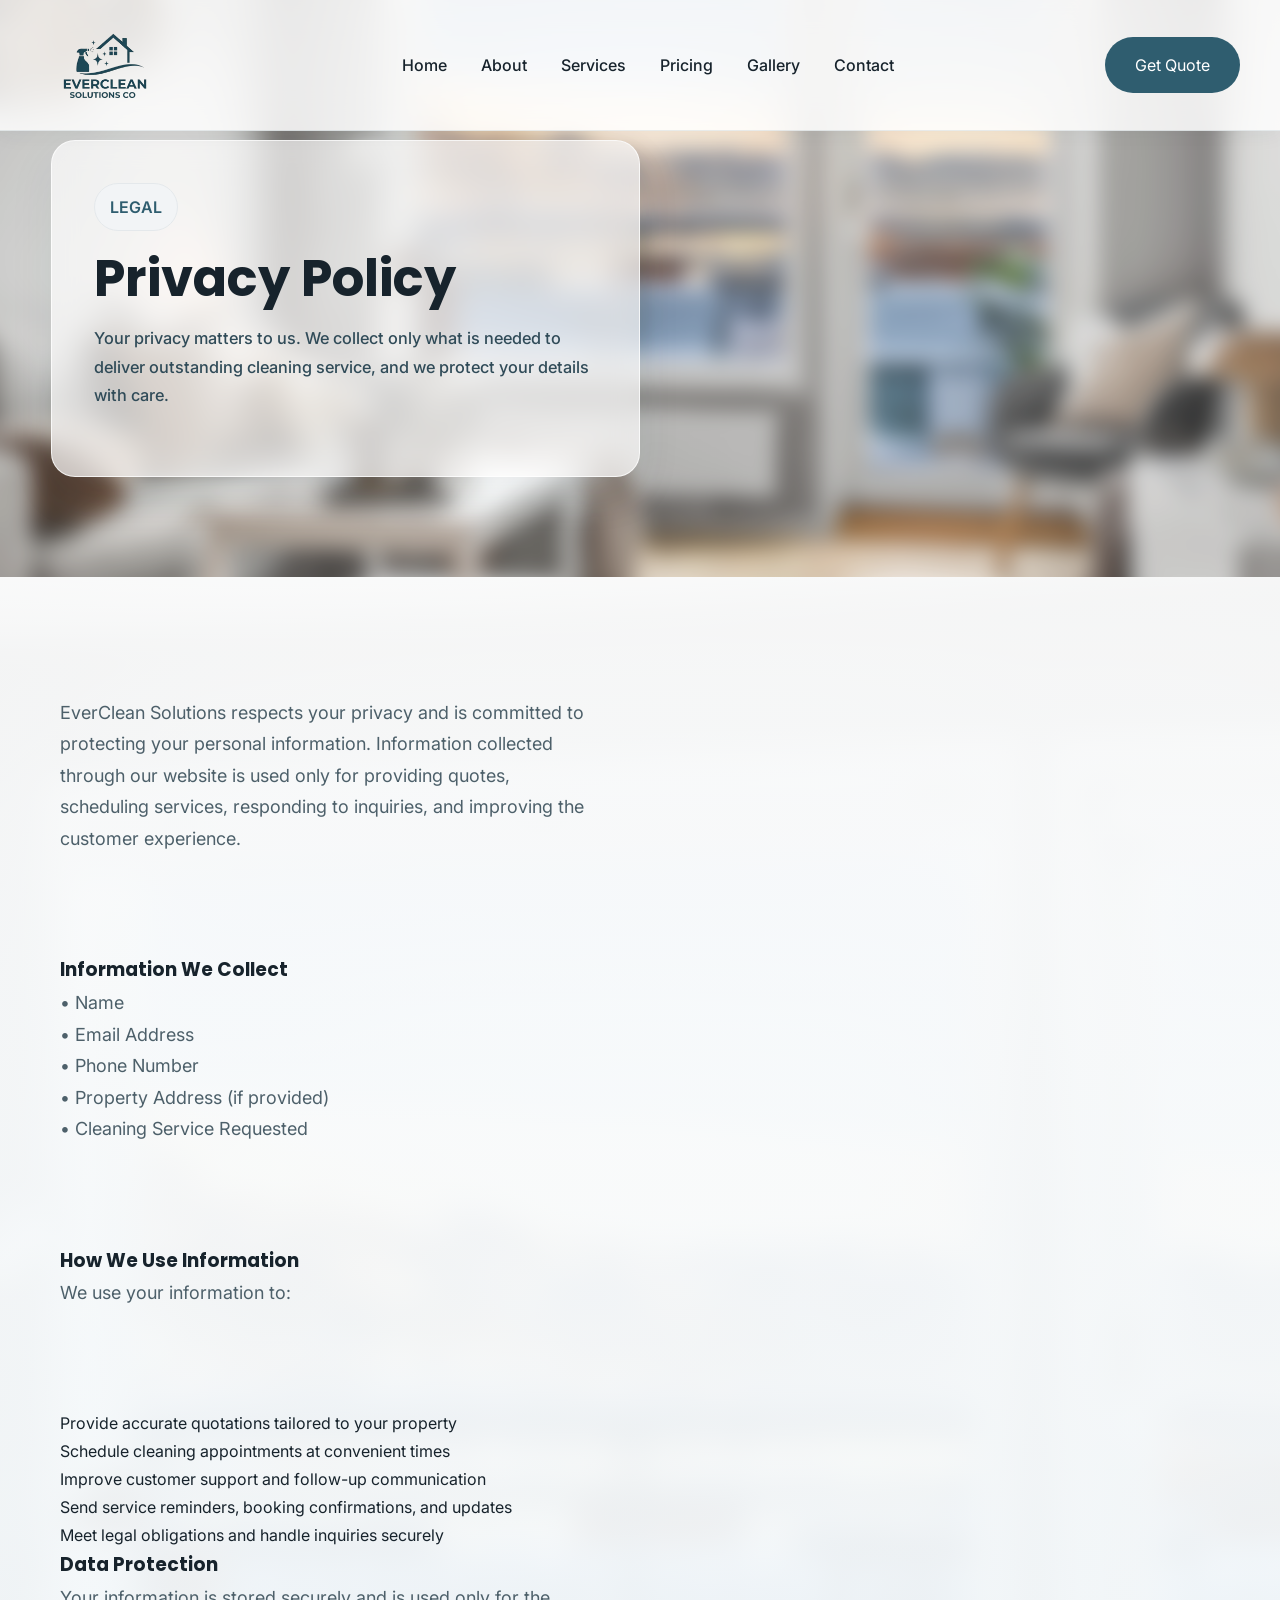
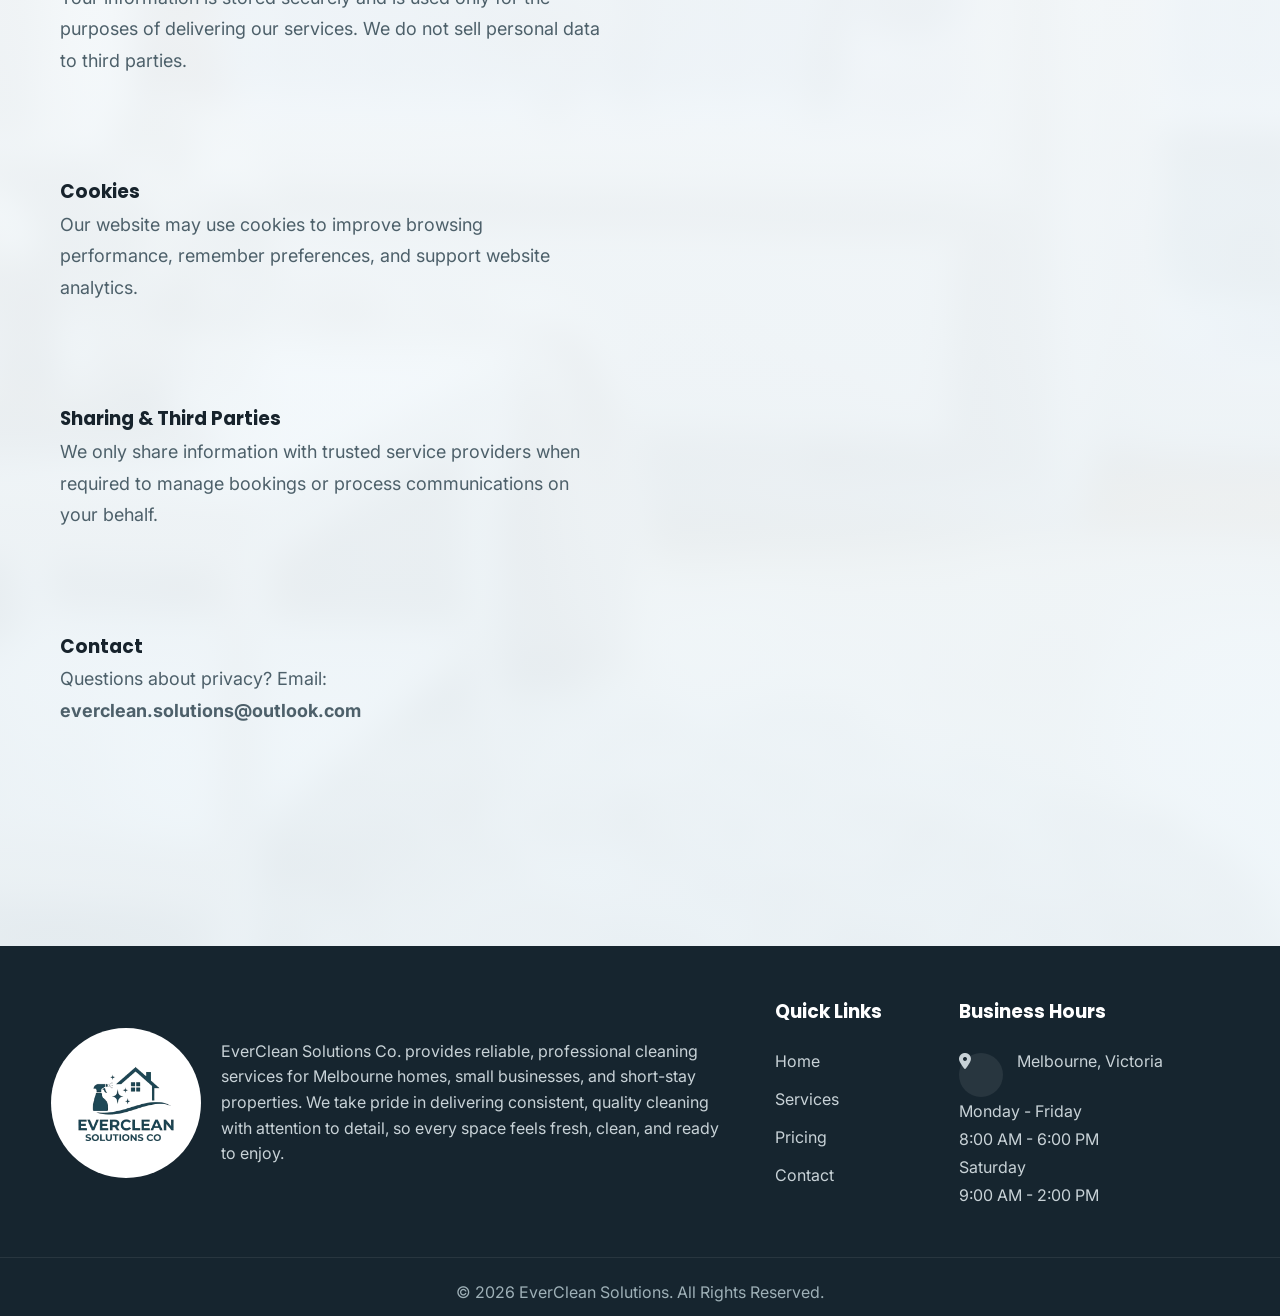
<file: privacy.html>
<!DOCTYPE html>
<html lang="en">
<head>
  <meta charset="UTF-8">
  <meta name="viewport" content="width=device-width, initial-scale=1.0">
  <meta name="description" content="Privacy policy for EverClean Solutions cleaning services in Melbourne.">
  <meta name="keywords" content="cleaning services Melbourne, house cleaners, small business cleaning, deep cleaning">
  <meta name="author" content="EverClean Solutions">
  <meta name="robots" content="index, follow">
  <link rel="canonical" href="https://www.evercleansolutionsco.com.au/privacy">
  <meta name="theme-color" content="#2f5d6f">
  <title>Privacy Policy | EverClean Solutions</title>
  <link rel="preconnect" href="https://fonts.googleapis.com">
  <link rel="preconnect" href="https://fonts.gstatic.com" crossorigin>
  <link href="https://fonts.googleapis.com/css2?family=Poppins:wght@300;400;500;600;700;800&family=Inter:wght@300;400;500;600&display=swap" rel="stylesheet">
  <link rel="stylesheet" href="https://cdnjs.cloudflare.com/ajax/libs/font-awesome/6.7.2/css/all.min.css">
  <link rel="stylesheet" href="css/style.css">
  <link rel="stylesheet" href="css/responsive.css">
  <link rel="stylesheet" href="css/animation.css">
  <link rel="stylesheet" href="css/preloader.css">
  <link rel="stylesheet" href="css/widgets.css">
  <link rel="stylesheet" href="css/modal.css">
  <link rel="icon" type="image/png" href="assets/icons/favicon.png">
</head>
<body>


  <header>
    <nav class="navbar">
     <div class="logo">
     <section style="height: auto; width: 100%;"> <a href="index.html"><img src="assets/images/logo5.png" alt="EverClean Solutions Logo"></a></section>
    </div>
      <ul class="nav-links">
        <li><a href="index.html">Home</a></li>
        <li><a href="about.html">About</a></li>
        <li><a href="services.html">Services</a></li>
        <li><a href="pricing.html">Pricing</a></li>
        <li><a href="gallery.html">Gallery</a></li>
        <li><a href="contact.html">Contact</a></li>
      </ul>
      <a href="contact.html" class="quote-btn">Get Quote</a>
      <button class="hamburger" type="button" aria-label="Open navigation menu" aria-expanded="false">
        <i class="fa-solid fa-bars"></i>
      </button>
    </nav>
  </header>

  <section class="hero page-section" id="privacy-hero" style="min-height:45vh;">
    <div class="hero-content">
      <div class="hero-left fade-right">
        <span class="hero-tag">LEGAL</span>
        <h1>Privacy Policy</h1>
        <p>Your privacy matters to us. We collect only what is needed to deliver outstanding cleaning service, and we protect your details with care.</p>
      </div>
    </div>
  </section>

  <section class="about page-section-alt">
    <div class="container">
      <div class="about-content fade-up" style="max-width:900px;margin:auto;">
       
        <p>EverClean Solutions respects your privacy and is committed to protecting your personal information. Information collected through our website is used only for providing quotes, scheduling services, responding to inquiries, and improving the customer experience.</p>
        <h3>Information We Collect</h3>
        <p>• Name<br>• Email Address<br>• Phone Number<br>• Property Address (if provided)<br>• Cleaning Service Requested</p>
        <h3>How We Use Information</h3>
        <p>We use your information to:</p>
        <ul>
          <li>Provide accurate quotations tailored to your property</li>
          <li>Schedule cleaning appointments at convenient times</li>
          <li>Improve customer support and follow-up communication</li>
          <li>Send service reminders, booking confirmations, and updates</li>
          <li>Meet legal obligations and handle inquiries securely</li>
        </ul>
        <h3>Data Protection</h3>
        <p>Your information is stored securely and is used only for the purposes of delivering our services. We do not sell personal data to third parties.</p>
        <h3>Cookies</h3>
        <p>Our website may use cookies to improve browsing performance, remember preferences, and support website analytics.</p>
        <h3>Sharing & Third Parties</h3>
        <p>We only share information with trusted service providers when required to manage bookings or process communications on your behalf.</p>
        <h3>Contact</h3>
        <p>Questions about privacy? Email: <strong><a href="mailto:everclean.solutions@outlook.com" style="color: inherit; text-decoration: none";>everclean.solutions@outlook.com</a></strong></p>
      </div>
    </div>
  </section>

  <footer>
    <div class="footer-container">
  <div style="
    display: flex;
    align-items: center;
    gap: 20px;
    max-width: 800px;
">

    <div style="
        background-color: white;
        border-radius: 50%;
        width: 150px;
        height: 150px;
        flex-shrink: 0;
        overflow: hidden;
        display: flex;
        align-items: center;
        justify-content: center;
    ">
        <img 
            src="assets/images/logo5.png" 
            alt="EverClean Solutions Co. Logo"
            style="
                width: 100%;
                height: 100%;
                object-fit: contain;
            "
        >
    </div>

    <p style="
        margin: 0;
        line-height: 1.6;
    ">
        EverClean Solutions Co. provides reliable, professional cleaning
        services for Melbourne homes, small businesses, and short-stay
        properties. We take pride in delivering consistent, quality cleaning
        with attention to detail, so every space feels fresh, clean, and ready
        to enjoy.
    </p>

</div>
      <div>
        <h3>Quick Links</h3>
        <a href="index.html">Home</a>
        <a href="services.html">Services</a>
        <a href="pricing.html">Pricing</a>
    <!-- <li><a href="gallery.html">Gallery</a></li>-->
        <a href="contact.html">Contact</a>
      </div>
      <div>
        <h3>Business Hours</h3>
        <p><i class="fa-solid fa-location-dot" aria-hidden="true"></i> Melbourne, Victoria</p>
        <p>Monday - Friday</p>
        <p>8:00 AM - 6:00 PM</p>
        <p>Saturday</p>
        <p>9:00 AM - 2:00 PM</p>
      </div>

    </div>
    <div class="copyright">© 2026 EverClean Solutions. All Rights Reserved.</div>
  </footer>

  <script src="js/script.js"></script>
  <script src="js/gallery.js"></script>
  <script src="js/contact.js"></script>
  <script src="js/preloader.js"></script>
</body>
</html>
</file>
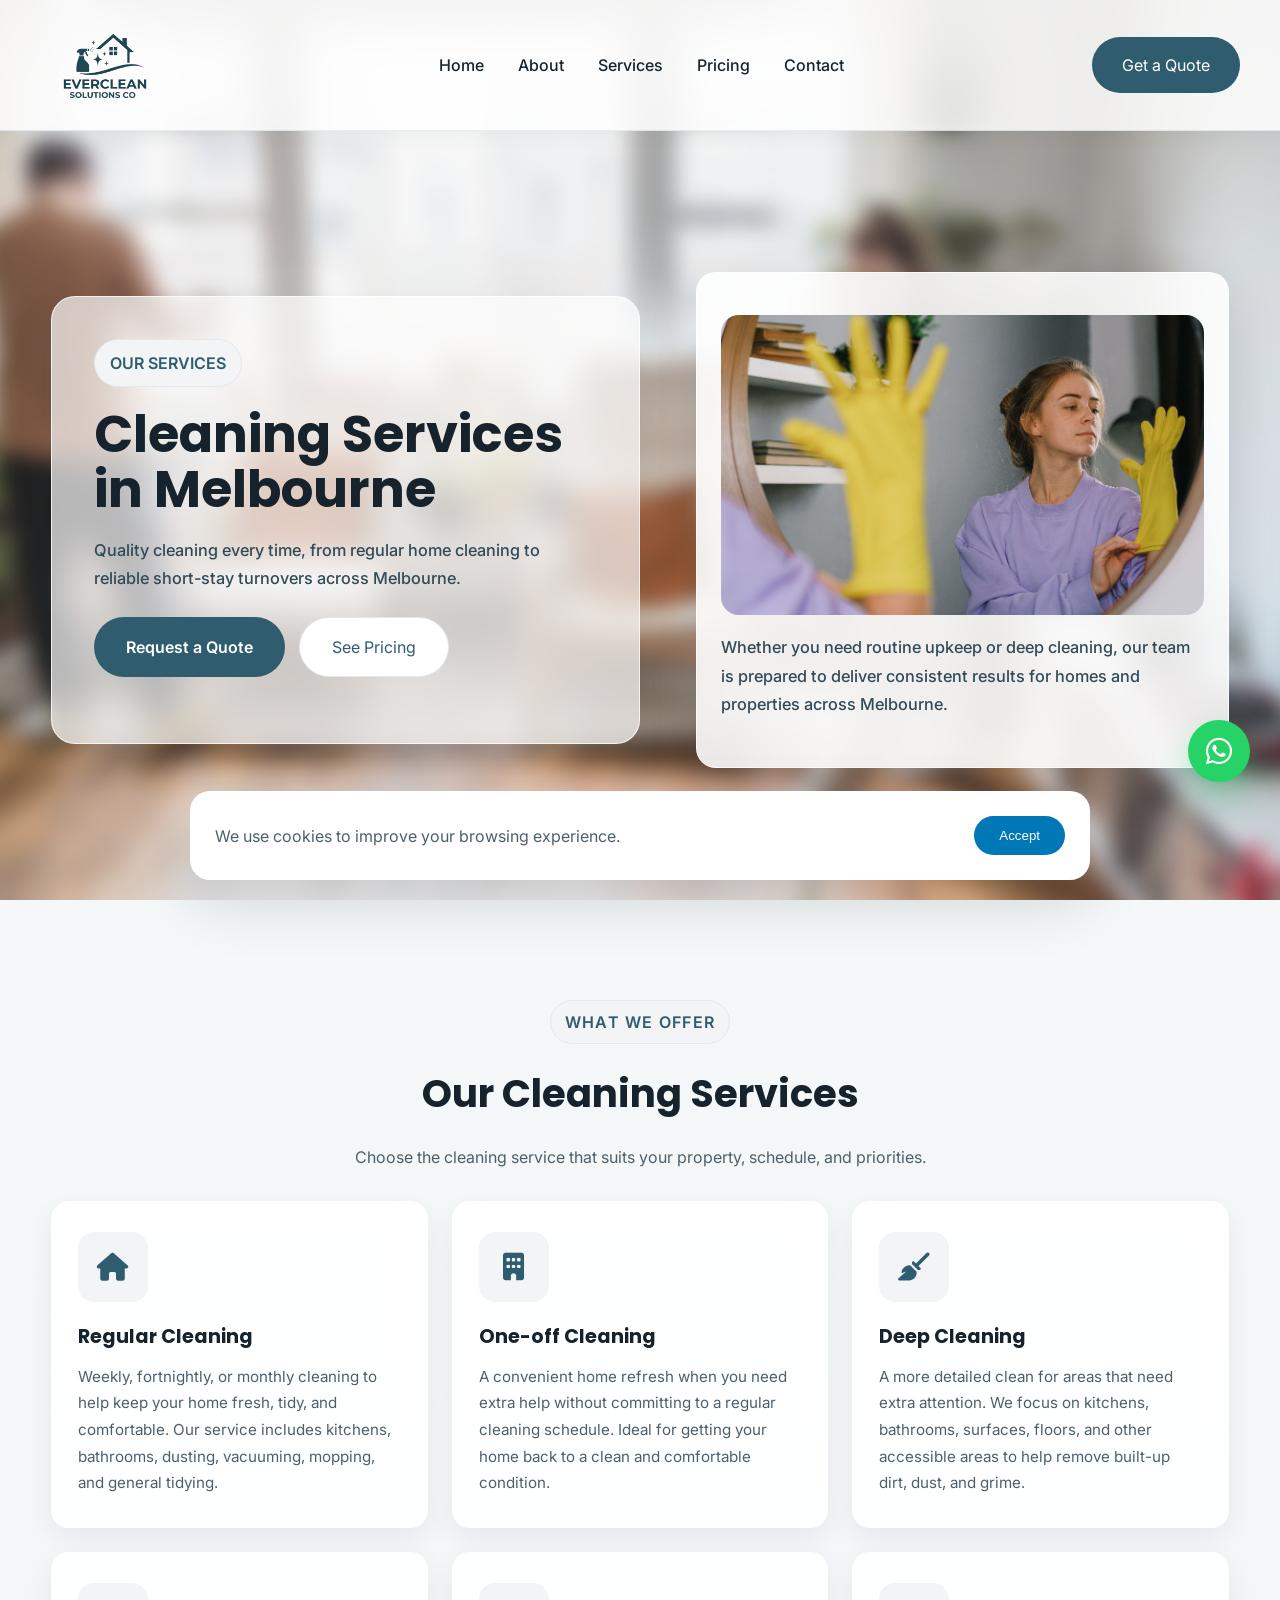
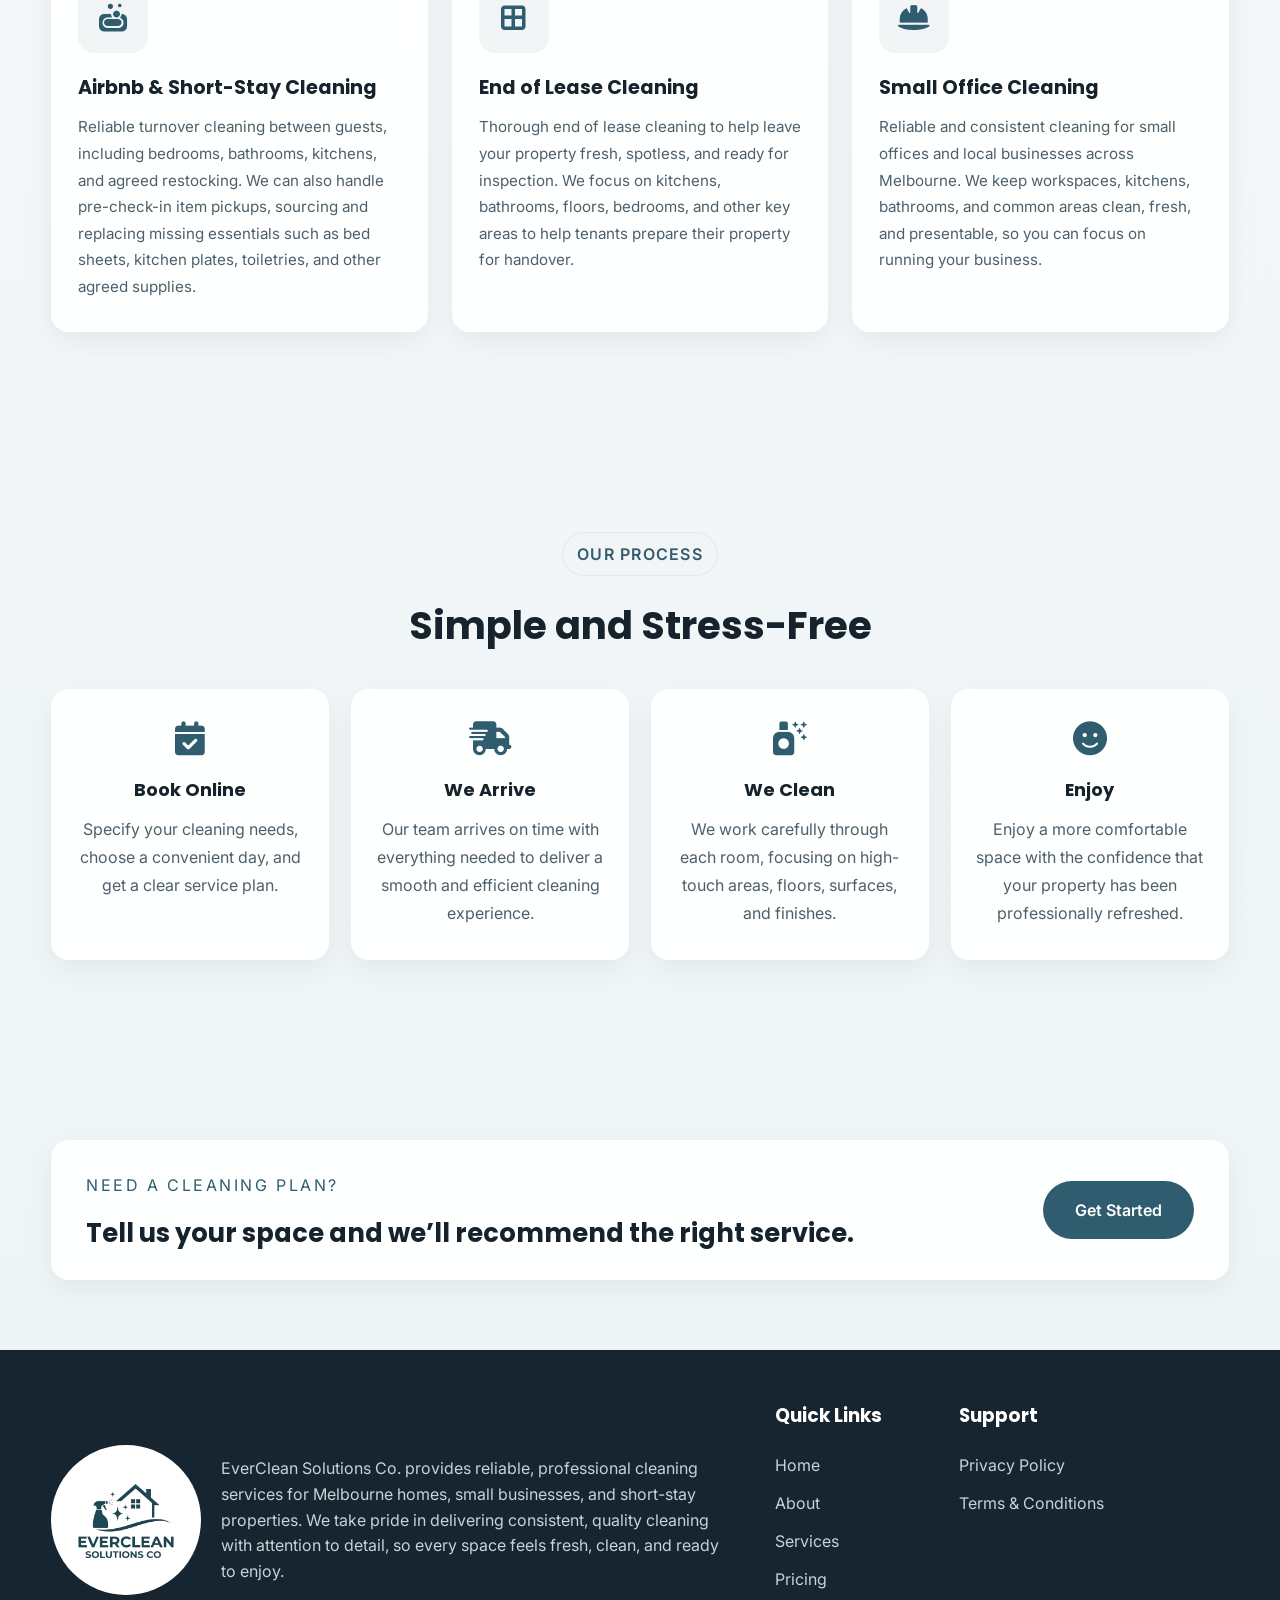
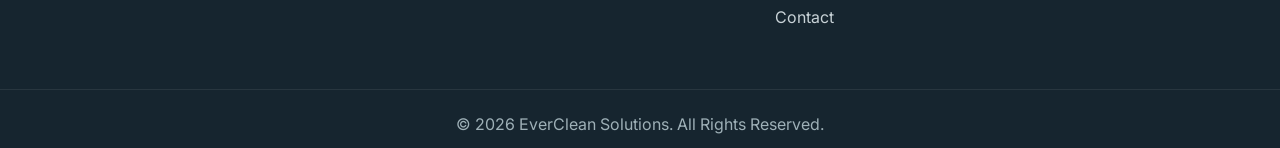
<file: services.html>
<!DOCTYPE html>
<html lang="en">

<head>

  <!-- Basic SEO -->
  <meta charset="UTF-8">
  <meta name="viewport" content="width=device-width, initial-scale=1.0">

  <title>Cleaning Services Melbourne | EverClean Solutions</title>

  <meta name="description" content="Explore EverClean Solutions cleaning services in Melbourne, including regular, one-off, deep, Airbnb, end of lease and small office cleaning.">

  <meta name="author" content="EverClean Solutions Co.">
  <meta name="robots" content="index, follow">
  <meta name="theme-color" content="#2f5d6f">

  <!-- Canonical URL -->
  <link rel="canonical" href="https://www.evercleansolutionsco.com.au/services">

  <!-- Open Graph -->
  <meta property="og:title" content="Cleaning Services Melbourne | EverClean Solutions">
  <meta property="og:description" content="Explore EverClean Solutions cleaning services in Melbourne, including regular, one-off, deep, Airbnb, end of lease and small office cleaning.">
  <meta property="og:type" content="website">
  <meta property="og:url" content="https://www.evercleansolutionsco.com.au/services">
  <meta property="og:image" content="https://www.evercleansolutionsco.com.au/assets/images/cleaning-services-melbourne.jpg">
  <meta property="og:site_name" content="EverClean Solutions">

  <!-- Twitter -->
  <meta name="twitter:card" content="summary_large_image">
  <meta name="twitter:title" content="Cleaning Services Melbourne | EverClean Solutions">
  <meta name="twitter:description" content="Explore EverClean Solutions cleaning services in Melbourne, including regular, one-off, deep, Airbnb, end of lease and small office cleaning.">
  <meta name="twitter:image" content="https://www.evercleansolutionsco.com.au/assets/images/cleaning-services-melbourne.jpg">

  <!-- Google Fonts -->
  <link rel="preconnect" href="https://fonts.googleapis.com">
  <link rel="preconnect" href="https://fonts.gstatic.com" crossorigin>

  <link
    href="https://fonts.googleapis.com/css2?family=Inter:wght@300;400;500;600&family=Poppins:wght@300;400;500;600;700;800&display=swap"
    rel="stylesheet">

  <!-- Font Awesome -->
  <link
    rel="stylesheet"
    href="https://cdnjs.cloudflare.com/ajax/libs/font-awesome/6.7.2/css/all.min.css">

  <!-- CSS -->
  <link rel="stylesheet" href="css/style.css">
  <link rel="stylesheet" href="css/responsive.css">
  <link rel="stylesheet" href="css/animation.css">
  <link rel="stylesheet" href="css/preloader.css">
  <link rel="stylesheet" href="css/widgets.css">
  <link rel="stylesheet" href="css/modal.css">

  <!-- Favicon -->
  <link rel="icon" type="image/png" href="assets/icons/favicon.png">

</head>

<body>

  <!-- Header -->
  <header>
    <nav class="navbar" aria-label="Main navigation">

      <div class="logo">
        <a href="index.html" aria-label="EverClean Solutions home">
          <img
            src="assets/images/logo5.png"
            alt="EverClean Solutions Logo">
        </a>
      </div>

      <ul class="nav-links">
        <li>
          <a href="index.html">Home</a>
        </li>

        <li>
          <a href="about.html">About</a>
        </li>

        <li>
          <a href="services.html" class="active" aria-current="page">
            Services
          </a>
        </li>

        <li>
          <a href="pricing.html">Pricing</a>
        </li>

        <!-- <li><a href="gallery.html">Gallery</a></li> -->

        <li>
          <a href="contact.html">Contact</a>
        </li>
      </ul>

      <a href="contact.html" class="quote-btn">
        Get a Quote
      </a>

      <button
        class="hamburger"
        type="button"
        aria-label="Open navigation menu"
        aria-expanded="false">
        <i class="fa-solid fa-bars" aria-hidden="true"></i>
      </button>

    </nav>
  </header>


  <!-- Main Content -->
  <main>

    <!-- Services Hero -->
    <section class="hero" id="services-hero">

      <div class="hero-content">

        <div class="hero-left fade-right">

          <span class="hero-tag">OUR SERVICES</span>

          <h1>Cleaning Services in Melbourne</h1>

          <p>
            Quality cleaning every time, from regular home cleaning to
            reliable short-stay turnovers across Melbourne.
          </p>

          <div class="hero-buttons">

            <a href="contact.html" class="primary-btn pulse-glow">
              Request a Quote
            </a>

            <a href="pricing.html" class="secondary-btn">
              See Pricing
            </a>

          </div>

        </div>

        <div class="hero-right fade-left">

          <div class="hero-card float-soft">

            <img
              src="assets/images/professional-home-cleaner.jpg"
              alt="Professional cleaner providing home cleaning services in Melbourne"
              fetchpriority="high">

            <p>
              Whether you need routine upkeep or deep cleaning, our team is
              prepared to deliver consistent results for homes and properties
              across Melbourne.
            </p>

          </div>

        </div>

      </div>

    </section>


    <!-- Cleaning Services -->
    <section class="services page-section" aria-labelledby="services-heading">

      <div class="section-title fade-up">

        <span>WHAT WE OFFER</span>

        <h2 id="services-heading">Our Cleaning Services</h2>

        <p>
          Choose the cleaning service that suits your property, schedule,
          and priorities.
        </p>

      </div>


      <div class="services-grid">

        <!-- Regular Cleaning -->
        <article class="service-card zoom-in">

          <i class="fa-solid fa-house" aria-hidden="true"></i>

          <h3>Regular Cleaning</h3>

          <p>
            Weekly, fortnightly, or monthly cleaning to help keep your home
            fresh, tidy, and comfortable. Our service includes kitchens,
            bathrooms, dusting, vacuuming, mopping, and general tidying.
          </p>

        </article>


        <!-- One-off Cleaning -->
        <article class="service-card zoom-in" style="transition-delay: 0.1s;">

          <i class="fa-solid fa-building" aria-hidden="true"></i>

          <h3>One-off Cleaning</h3>

          <p>
            A convenient home refresh when you need extra help without
            committing to a regular cleaning schedule. Ideal for getting
            your home back to a clean and comfortable condition.
          </p>

        </article>


        <!-- Deep Cleaning -->
        <article class="service-card zoom-in" style="transition-delay: 0.2s;">

          <i class="fa-solid fa-broom" aria-hidden="true"></i>

          <h3>Deep Cleaning</h3>

          <p>
            A more detailed clean for areas that need extra attention.
            We focus on kitchens, bathrooms, surfaces, floors, and other
            accessible areas to help remove built-up dirt, dust, and grime.
          </p>

        </article>


        <!-- Airbnb & Short-Stay Cleaning -->
        <article class="service-card zoom-in" style="transition-delay: 0.3s;">

          <i class="fa-solid fa-soap" aria-hidden="true"></i>

          <h3>Airbnb &amp; Short-Stay Cleaning</h3>

          <p>
            Reliable turnover cleaning between guests, including bedrooms,
            bathrooms, kitchens, and agreed restocking. We can also handle
            pre-check-in item pickups, sourcing and replacing missing
            essentials such as bed sheets, kitchen plates, toiletries,
            and other agreed supplies.
          </p>

        </article>


        <!-- End of Lease Cleaning -->
        <article class="service-card zoom-in" style="transition-delay: 0.4s;">

          <i class="fa-solid fa-border-all" aria-hidden="true"></i>

          <h3>End of Lease Cleaning</h3>

          <p>
            Thorough end of lease cleaning to help leave your property
            fresh, spotless, and ready for inspection. We focus on kitchens,
            bathrooms, floors, bedrooms, and other key areas to help tenants
            prepare their property for handover.
          </p>

        </article>


        <!-- Small Office Cleaning -->
        <article class="service-card zoom-in" style="transition-delay: 0.5s;">

          <i class="fa-solid fa-hard-hat" aria-hidden="true"></i>

          <h3>Small Office Cleaning</h3>

          <p>
            Reliable and consistent cleaning for small offices and local
            businesses across Melbourne. We keep workspaces, kitchens,
            bathrooms, and common areas clean, fresh, and presentable,
            so you can focus on running your business.
          </p>

        </article>

      </div>

    </section>


    <!-- Our Process -->
    <section
      class="why-us page-section-alt"
      aria-labelledby="process-heading">

      <div class="section-title">

        <span>OUR PROCESS</span>

        <h2 id="process-heading">Simple and Stress-Free</h2>

      </div>


      <div class="why-grid">

        <!-- Step 1 -->
        <article class="why-card">

          <i class="fa-solid fa-calendar-check" aria-hidden="true"></i>

          <h3>Book Online</h3>

          <p>
            Specify your cleaning needs, choose a convenient day, and
            get a clear service plan.
          </p>

        </article>


        <!-- Step 2 -->
        <article class="why-card">

          <i class="fa-solid fa-truck-fast" aria-hidden="true"></i>

          <h3>We Arrive</h3>

          <p>
            Our team arrives on time with everything needed to deliver
            a smooth and efficient cleaning experience.
          </p>

        </article>


        <!-- Step 3 -->
        <article class="why-card">

          <i class="fa-solid fa-spray-can-sparkles" aria-hidden="true"></i>

          <h3>We Clean</h3>

          <p>
            We work carefully through each room, focusing on high-touch
            areas, floors, surfaces, and finishes.
          </p>

        </article>


        <!-- Step 4 -->
        <article class="why-card">

          <i class="fa-solid fa-face-smile" aria-hidden="true"></i>

          <h3>Enjoy</h3>

          <p>
            Enjoy a more comfortable space with the confidence that your
            property has been professionally refreshed.
          </p>

        </article>

      </div>

    </section>


    <!-- Call To Action -->
    <section class="cta-banner page-section-sm fade-up">

      <div class="cta-banner-inner">

        <div>

          <span>NEED A CLEANING PLAN?</span>

          <h2>
            Tell us your space and we’ll recommend the right service.
          </h2>

        </div>

        <a href="contact.html" class="primary-btn">
          Get Started
        </a>

      </div>

    </section>

  </main>


  <!-- Footer -->
  <footer>

    <div class="footer-container">

      <!-- Company Information -->
      <div
        style="
          display: flex;
          align-items: center;
          gap: 20px;
          max-width: 800px;
        ">

        <div
          style="
            background-color: white;
            border-radius: 50%;
            width: 150px;
            height: 150px;
            flex-shrink: 0;
            overflow: hidden;
            display: flex;
            align-items: center;
            justify-content: center;
          ">

          <img
            src="assets/images/logo5.png"
            alt="EverClean Solutions Co. Logo"
            loading="lazy"
            style="
              width: 100%;
              height: 100%;
              object-fit: contain;
            ">

        </div>

        <p
          style="
            margin: 0;
            line-height: 1.6;
          ">

          EverClean Solutions Co. provides reliable, professional cleaning
          services for Melbourne homes, small businesses, and short-stay
          properties. We take pride in delivering consistent, quality cleaning
          with attention to detail, so every space feels fresh, clean, and
          ready to enjoy.

        </p>

      </div>


      <!-- Quick Links -->
      <div>

        <h3>Quick Links</h3>

        <a href="index.html">Home</a>
        <a href="about.html">About</a>
        <a href="services.html" aria-current="page">Services</a>
        <a href="pricing.html">Pricing</a>
        <a href="contact.html">Contact</a>

      </div>


      <!-- Support -->
      <div>

        <h3>Support</h3>

        <a href="privacy.html">Privacy Policy</a>
        <a href="terms.html">Terms &amp; Conditions</a>

      </div>

    </div>


    <!-- Copyright -->
    <div class="copyright">
      © 2026 EverClean Solutions. All Rights Reserved.
    </div>

  </footer>


  <!-- Cookie Banner -->

<!-- WhatsApp Button -->
<a
  href="https://wa.me/61421889029"
  class="whatsapp-btn"
  target="_blank"
  rel="noopener noreferrer"
  aria-label="Message EverClean Solutions on WhatsApp">
  <i class="fab fa-whatsapp" aria-hidden="true"></i>
</a>

<!-- Cookie Banner -->
<div class="cookie-banner" id="cookieBanner">

  <p>
    We use cookies to improve your browsing experience.
  </p>

  <button id="acceptCookie" type="button">
    Accept
  </button>

</div>




  <!-- JavaScript -->
  <script src="js/script.js"></script>
  <script src="js/gallery.js"></script>
  <script src="js/contact.js"></script>
  <script src="js/preloader.js"></script>

</body>

</html>
</file>
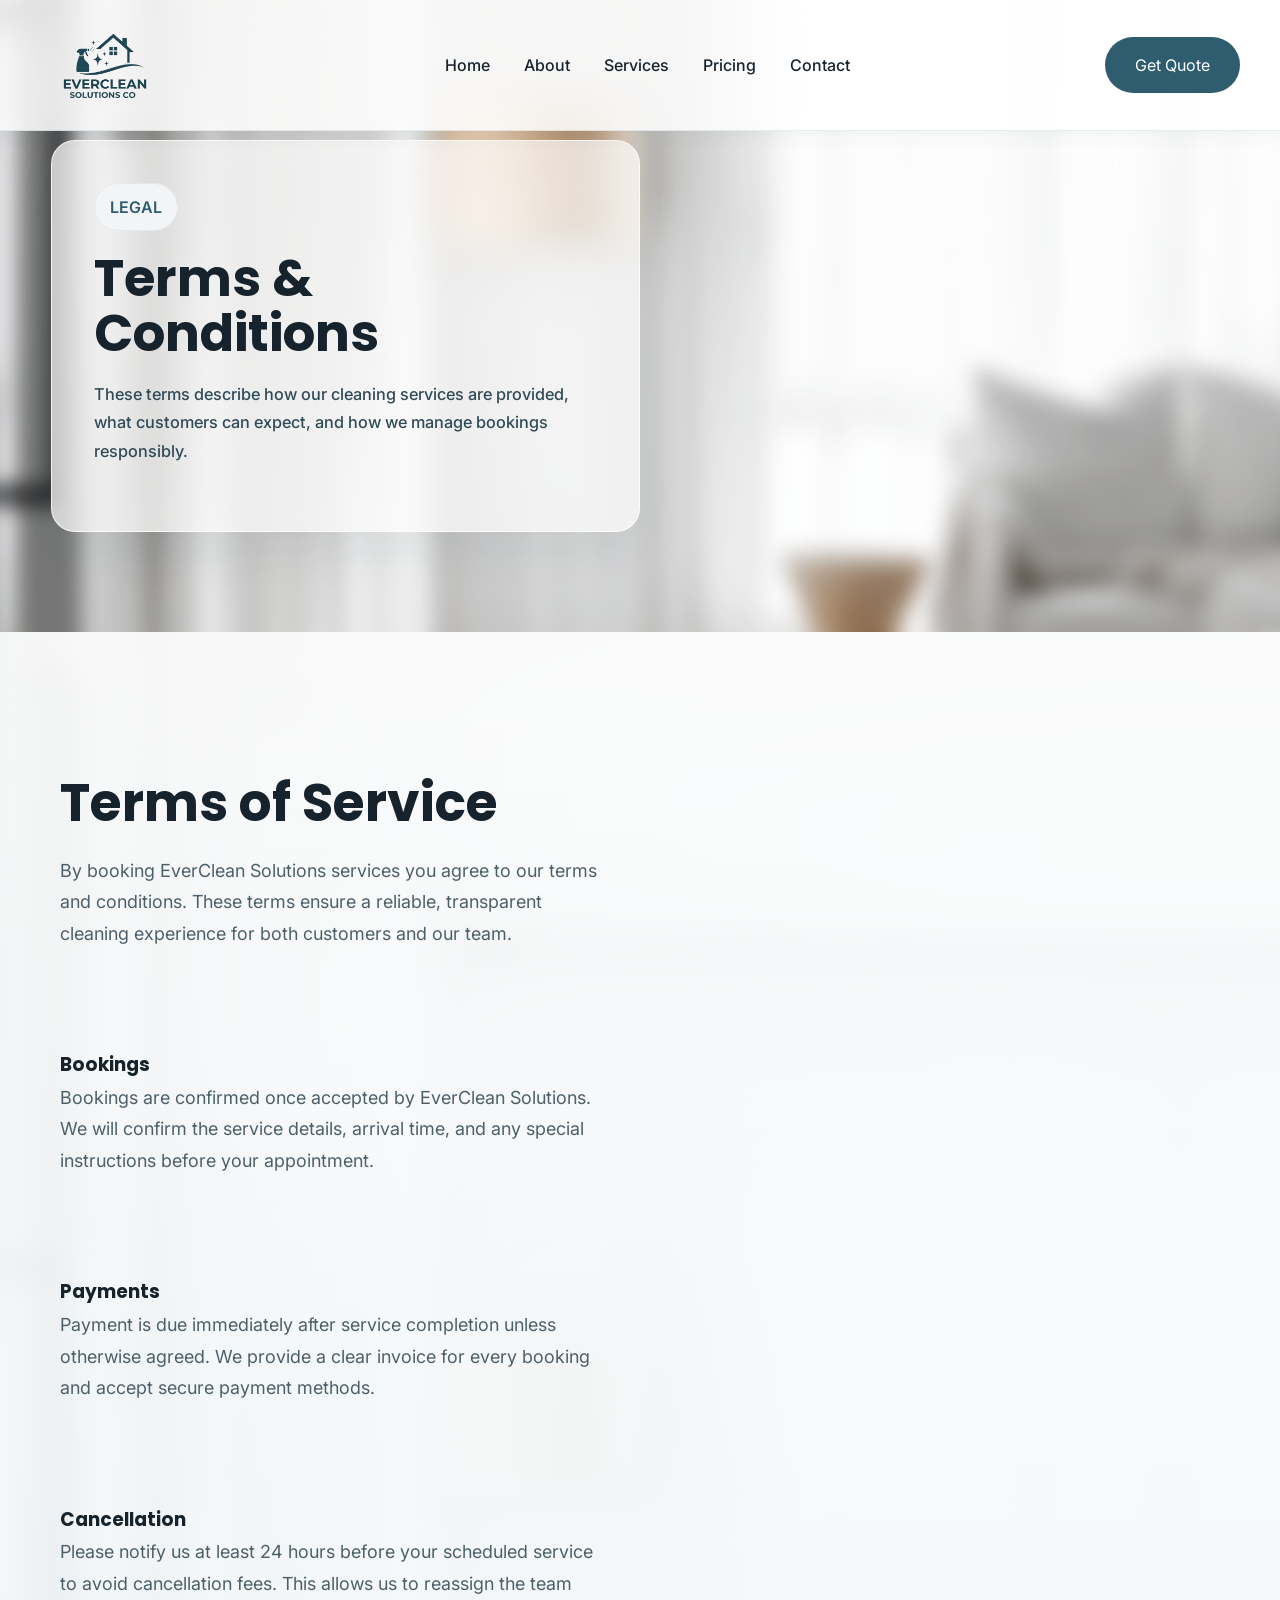
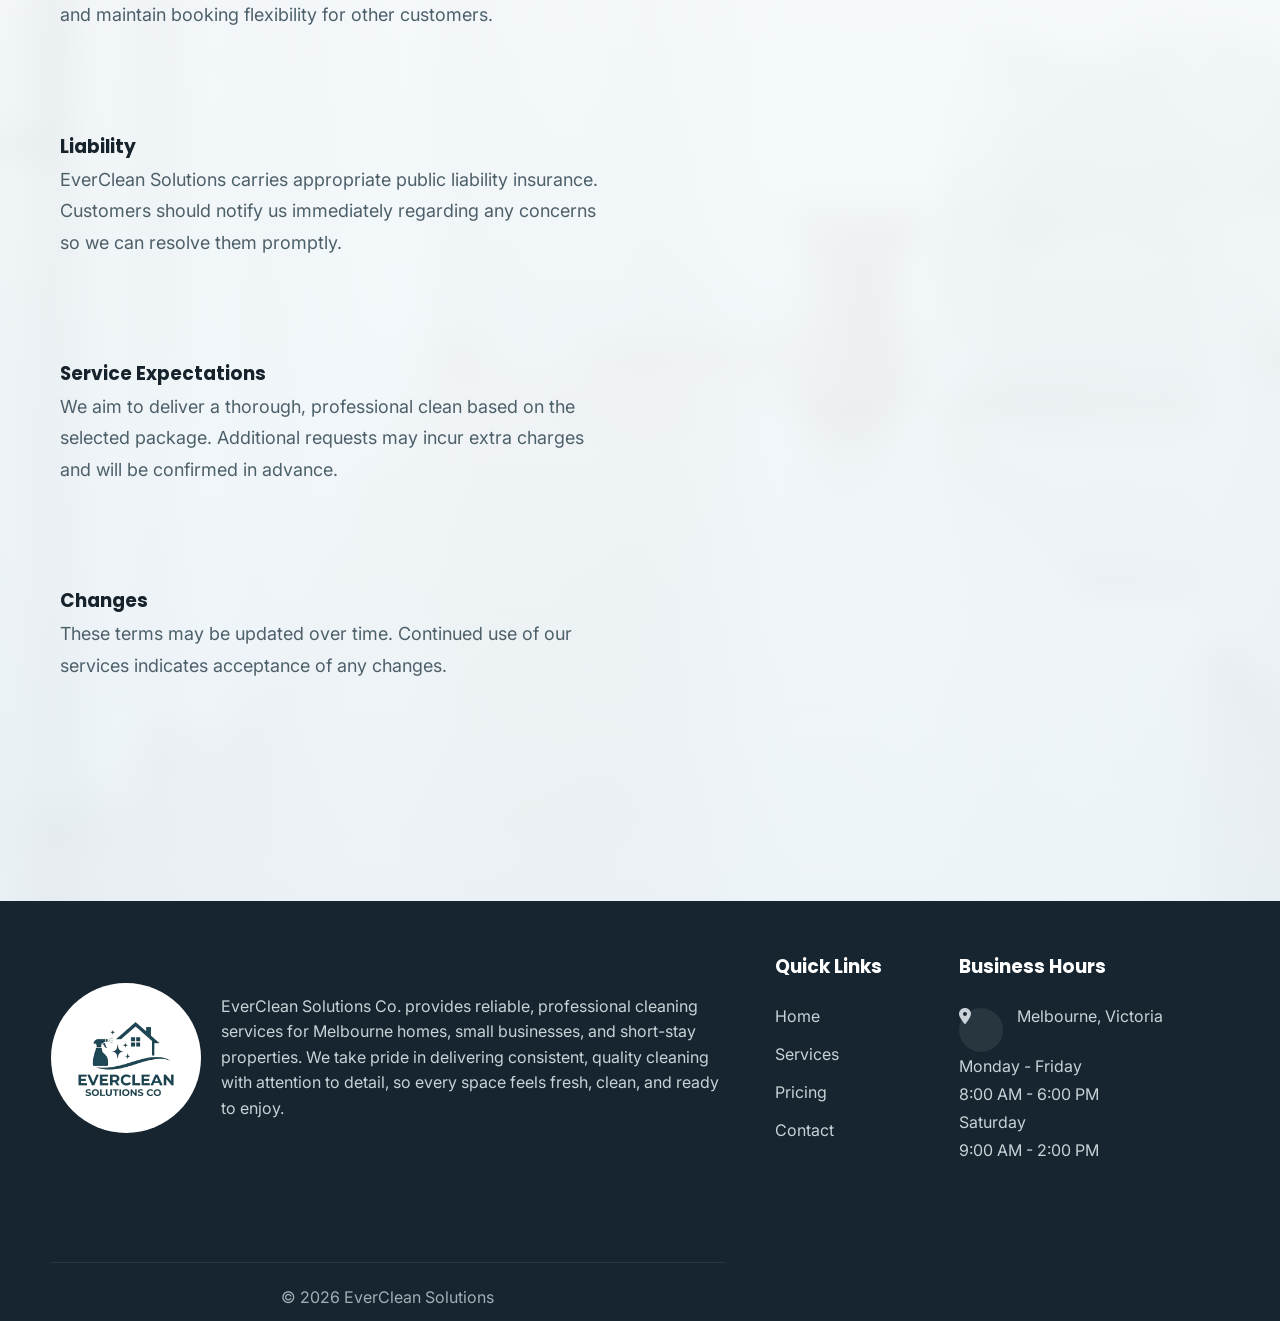
<file: terms.html>
<!DOCTYPE html>
<html lang="en">
<head>
  <meta charset="UTF-8">
  <meta name="viewport" content="width=device-width, initial-scale=1.0">
  <meta name="description" content="Terms and Conditions for EverClean Solutions cleaning services.">
  <meta name="robots" content="index, follow">
  <link rel="canonical" href="https://www.evercleansolutionsco.com.au/terms">
  <meta name="theme-color" content="#2f5d6f">
  <title>Terms & Conditions | EverClean Solutions</title>
  <link rel="preconnect" href="https://fonts.googleapis.com">
  <link rel="preconnect" href="https://fonts.gstatic.com" crossorigin>
  <link href="https://fonts.googleapis.com/css2?family=Poppins:wght@300;400;500;600;700;800&family=Inter:wght@300;400;500;600&display=swap" rel="stylesheet">
  <link rel="stylesheet" href="https://cdnjs.cloudflare.com/ajax/libs/font-awesome/6.7.2/css/all.min.css">
  <link rel="stylesheet" href="css/style.css">
  <link rel="stylesheet" href="css/responsive.css">
  <link rel="stylesheet" href="css/animation.css">
  <link rel="stylesheet" href="css/preloader.css">
  <link rel="stylesheet" href="css/widgets.css">
  <link rel="stylesheet" href="css/modal.css">
   <link rel="icon" type="image/png" href="assets/icons/favicon.png">
</head>
<body>


  <header>
    <nav class="navbar">
 <div class="logo">
     <section style="height: auto; width: 100%;"> <a href="index.html"><img src="assets/images/logo5.png" alt="EverClean Solutions Logo"></a></section>
    </div>
      <ul class="nav-links">
        <li><a href="index.html">Home</a></li>
        <li><a href="about.html">About</a></li>
        <li><a href="services.html">Services</a></li>
        <li><a href="pricing.html">Pricing</a></li>
         <!-- <li><a href="gallery.html">Gallery</a></li>-->
        <li><a href="contact.html">Contact</a></li>
      </ul>
      <a href="contact.html" class="quote-btn">Get Quote</a>
      <button class="hamburger" type="button" aria-label="Open navigation menu" aria-expanded="false">
        <i class="fa-solid fa-bars"></i>
      </button>
    </nav>
  </header>

  <section class="hero page-section" id="terms-hero" style="min-height:45vh;">
    <div class="hero-content">
      <div class="hero-left fade-right">
        <span class="hero-tag">LEGAL</span>
        <h1>Terms & Conditions</h1>
        <p>These terms describe how our cleaning services are provided, what customers can expect, and how we manage bookings responsibly.</p>
      </div>
    </div>
  </section>

  <section class="about page-section-alt">
    <div class="container">
      <div class="about-content fade-up" style="max-width:900px;margin:auto;">
        <h2>Terms of Service</h2>
        <p>By booking EverClean Solutions services you agree to our terms and conditions. These terms ensure a reliable, transparent cleaning experience for both customers and our team.</p>
        <h3>Bookings</h3>
        <p>Bookings are confirmed once accepted by EverClean Solutions. We will confirm the service details, arrival time, and any special instructions before your appointment.</p>
        <h3>Payments</h3>
        <p>Payment is due immediately after service completion unless otherwise agreed. We provide a clear invoice for every booking and accept secure payment methods.</p>
        <h3>Cancellation</h3>
        <p>Please notify us at least 24 hours before your scheduled service to avoid cancellation fees. This allows us to reassign the team and maintain booking flexibility for other customers.</p>
        <h3>Liability</h3>
        <p>EverClean Solutions carries appropriate public liability insurance. Customers should notify us immediately regarding any concerns so we can resolve them promptly.</p>
        <h3>Service Expectations</h3>
        <p>We aim to deliver a thorough, professional clean based on the selected package. Additional requests may incur extra charges and will be confirmed in advance.</p>
        <h3>Changes</h3>
        <p>These terms may be updated over time. Continued use of our services indicates acceptance of any changes.</p>
      </div>
    </div>
  </section>

  <footer>
     <div class="footer-container">
  <div style="
    display: flex;
    align-items: center;
    gap: 20px;
    max-width: 800px;
">

    <div style="
        background-color: white;
        border-radius: 50%;
        width: 150px;
        height: 150px;
        flex-shrink: 0;
        overflow: hidden;
        display: flex;
        align-items: center;
        justify-content: center;
    ">
        <img 
            src="assets/images/logo5.png" 
            alt="EverClean Solutions Co. Logo"
            style="
                width: 100%;
                height: 100%;
                object-fit: contain;
            "
        >
    </div>

    <p style="
        margin: 0;
        line-height: 1.6;
    ">
        EverClean Solutions Co. provides reliable, professional cleaning
        services for Melbourne homes, small businesses, and short-stay
        properties. We take pride in delivering consistent, quality cleaning
        with attention to detail, so every space feels fresh, clean, and ready
        to enjoy.
    </p>

</div>
      <div>
        <h3>Quick Links</h3>
        <a href="index.html">Home</a>
        <a href="services.html">Services</a>
        <a href="pricing.html">Pricing</a>
    <!-- <li><a href="gallery.html">Gallery</a></li>-->
        <a href="contact.html">Contact</a>
      </div>
      <div>
        <h3>Business Hours</h3>
        <p><i class="fa-solid fa-location-dot" aria-hidden="true"></i> Melbourne, Victoria</p>
        <p>Monday - Friday</p>
        <p>8:00 AM - 6:00 PM</p>
        <p>Saturday</p>
        <p>9:00 AM - 2:00 PM</p>
      </div>
    <div class="copyright">© 2026 EverClean Solutions</div>
  </footer>

  <script src="js/script.js"></script>
  <script src="js/gallery.js"></script>
  <script src="js/contact.js"></script>
  <script src="js/preloader.js"></script>
</body>
</html>
</file>
<file: css/style.css>
/* Theme Variables */
:root {
  --primary: #2f5d6f;
  --primary-dark: #244a57;
  --secondary: #86b5b0;
  --accent: #dfeee9;
  --white: #ffffff;
  --background: #f5f7f8;
  --surface: #ffffff;
  --surface-alt: #f2f4f6;
  --border: #e4e8eb;
  --text: #17232c;
  --text-light: #4d606a;
  --shadow: 0 10px 28px rgba(15, 23, 42, 0.06);
  --shadow-hover: 0 16px 36px rgba(47, 93, 111, 0.10);
  --radius: 20px;
  --transition: 0.3s ease;
  --hero-photo: url('../assets/images/clean-living-room-melbourne.jpg');
  --section-photo: url('../assets/images/clean-living-space.jpg');
  --section-photo-2: url('../assets/images/bright-residential-cleaning.jpg');
  --section-photo-3: url('../assets/images/residential-cleaning-result.jpg');
}

/* Reset */
* {
  margin: 0;
  padding: 0;
  box-sizing: border-box;
}
html {
  scroll-behavior: smooth;
}
body {
  font-family: 'Inter', sans-serif;
  background: linear-gradient(180deg, #f7f9fa 0%, #eef4f6 100%);
  color: var(--text);
  overflow-x: hidden;
  line-height: 1.75;
}
img {
  display: block;
  width: 100%;
}
a {
  text-decoration: none;
}
ul {
  list-style: none;
}
.container {
  width: min(1160px, 92%);
  margin: auto;
}

/* Shared page layout */
.page-section {
  padding: 100px 0;
  background: rgba(255, 255, 255, 0.9);
  border-bottom: none;
}
.page-section-alt {
  padding: 90px 0;
  background: rgba(238, 246, 251, 0.88);
  border-bottom: none;
}
.page-section-sm {
  padding: 70px 0;
  background: rgba(247, 251, 253, 0.9);
  border-bottom: none;
}
.page-section .section-title,
.page-section-alt .section-title,
.page-section-sm .section-title {
  margin-bottom: 30px;
}
.page-card,
.hero-card,
.service-card,
.why-card,
.price-card,
.testimonial-card,
.faq-item,
.contact-form,
.cta-banner-inner {
  background: rgba(255, 255, 255, 0.92);
  border: 1px solid rgba(255, 255, 255, 0.72);
  border-radius: 24px;
  box-shadow: var(--shadow);
  backdrop-filter: blur(16px);
}

/* Typography */
h1, h2, h3, h4 {
  font-family: 'Poppins', sans-serif;
  font-weight: 700;
  color: var(--text);
}
p {
  color: var(--text-light);
}

/* Buttons */
.primary-btn {
  display: inline-flex;
  align-items: center;
  justify-content: center;
  padding: 15px 32px;
  background: var(--primary);
  color: white;
  font-weight: 600;
  border-radius: 999px;
  transition: var(--transition);
  box-shadow: none;
}
.primary-btn:hover {
  transform: translateY(-2px);
  background: var(--primary-dark);
}
.secondary-btn {
  padding: 15px 32px;
  border: 1px solid var(--border);
  color: var(--primary);
  border-radius: 999px;
  transition: 0.3s;
  background: var(--surface);
}
.secondary-btn:hover {
  background: var(--surface-alt);
  color: var(--primary-dark);
  border-color: var(--primary);
}

/* Section Title */
.section-title {
  text-align: center;
  margin-bottom: 60px;
}
.section-title span {
  display: inline-block;
  padding: 7px 14px;
  border-radius: 999px;
  background: var(--surface-alt);
  color: var(--primary);
  font-weight: 600;
  letter-spacing: 0.08em;
  margin-bottom: 16px;
  border: 1px solid var(--border);
}
.section-title h2 {
  font-size: clamp(1.9rem, 3vw, 2.7rem);
  margin-bottom: 16px;
}
.section-title p {
  max-width: 650px;
  margin: auto;
  font-size: 1rem;
}

/* Floating Bubbles */
.floating-bubbles {
  position: fixed;
  inset: 0;
  overflow: hidden;
  pointer-events: none;
  z-index: -1;
}
.floating-bubbles span {
  position: absolute;
  bottom: -100px;
  width: 28px;
  height: 28px;
  background: rgba(0, 180, 216, 0.12);
  border-radius: 50%;
  animation: float 20s linear infinite;
}
.floating-bubbles span:nth-child(1) { left: 10%; animation-duration: 14s; }
.floating-bubbles span:nth-child(2) { left: 25%; width: 40px; height: 40px; animation-duration: 18s; }
.floating-bubbles span:nth-child(3) { left: 42%; animation-duration: 16s; }
.floating-bubbles span:nth-child(4) { left: 60%; width: 20px; height: 20px; animation-duration: 13s; }
.floating-bubbles span:nth-child(5) { left: 78%; animation-duration: 17s; }
.floating-bubbles span:nth-child(6) { left: 90%; width: 45px; height: 45px; animation-duration: 21s; }

@keyframes float {
  0% { transform: translateY(0) rotate(0); opacity: 0; }
  20% { opacity: 1; }
  100% { transform: translateY(-120vh) rotate(360deg); opacity: 0; }
}

/* Navbar */
header {
  position: fixed;
  top: 0;
  left: 0;
  width: 100%;
  z-index: 999;
  background: rgba(255, 255, 255, 0.84);
  backdrop-filter: blur(18px) saturate(120%);
  border-bottom: 1px solid rgba(47, 93, 111, 0.1);
  box-shadow: 0 4px 20px rgba(26, 61, 73, 0.05);
  transition: background 0.35s ease, box-shadow 0.35s ease, border-color 0.35s ease;
}
.navbar {
  width: min(1200px, 94%);
  margin: auto;
  height: 130px;
  display: flex;
  justify-content: space-between;
  align-items: center;
  
}
.logo {
  display: flex;
  align-items: center;
  height: 130px;
  transition: transform 0.3s ease;
          
  width: 150px;
  border-radius: 50%;
}

.logo:hover {
  transform: translateY(-1px);
}

.logo img {
  height: 130px;
  width: auto;
  display: block;
  object-fit: contain;
}
.logo i {
  font-size: 28px;
  color: var(--primary);
}
.logo h2 {
  font-size: 28px;
}
.logo span {
  color: var(--primary);
}
.nav-links {
  display: flex;
  gap: 8px;
}
.nav-links :active{
border-radius: 20px;

}
.nav-links a {
  display: inline-block;
  padding: 10px 13px;
  color: var(--text);
  font-weight: 500;
  border-radius: 10px;
  transition: color 0.3s ease, background 0.3s ease, transform 0.3s ease;
  position: relative;
}
.nav-links a:hover {
  background: rgba(47, 93, 111, 0.07);
  transform: translateY(-2px);
}
.nav-links a:hover,
.nav-links a.active {
  color: var(--primary);
}
.nav-links a::after {
  content: '';
  position: absolute;
  left: 0;
  bottom: -6px;
  width: 0;
  height: 2px;
  background: var(--primary);
  transition: 0.3s;
}
.nav-links a:hover::after,
.nav-links a.active::after {
  width: 100%;
}
.quote-btn {
  padding: 14px 30px;
  background: var(--primary);
  border-radius: 999px;
  color: white;
  transition: 0.3s;
}
.quote-btn:hover {
  background: var(--primary-dark);
  transform: translateY(-2px);
}

@keyframes navbarReveal {
  from { opacity: 0; transform: translateY(-12px); }
  to { opacity: 1; transform: translateY(0); }
}

header .logo,
header .nav-links,
header .nav-buttons {
  animation: navbarReveal 0.7s ease both;
}
header .nav-links { animation-delay: 0.08s; }
header .nav-buttons { animation-delay: 0.16s; }

@media (prefers-reduced-motion: reduce) {
  header .logo,
  header .nav-links,
  header .nav-buttons {
    animation: none;
  }
}
/* ==============================
   MOBILE NAVIGATION
================================= */

.hamburger {
  display: none;
  background: none;
  border: none;
  cursor: pointer;
  font-size: 24px;
  color: #222;
}

/* Mobile */
@media (max-width: 768px) {

  .navbar {
    position: relative;
  }

  .hamburger {
    display: block;
    z-index: 1001;
  }

  .nav-links {
    position: absolute;
    top: 100%;
    left: 0;
    width: 100%;

    display: none;
    flex-direction: column;
    align-items: center;

    background: rgba(255, 255, 255, 0.96);
    backdrop-filter: blur(18px);
    padding: 20px 0;
    margin: 0;

    border: 1px solid rgba(47, 93, 111, 0.1);
    border-top: 0;
    border-radius: 0 0 16px 16px;
    box-shadow: 0 16px 35px rgba(26, 61, 73, 0.1);
    z-index: 1000;
  }

  /* When JavaScript adds .active */
  .nav-links.active {
    border-radius: 20px;

    display: flex;
    
  }

  .nav-links li {
    width: 100%;
    text-align: center;
  }

  .nav-links li a {
    display: block;
    width: 100%;
    padding: 13px 20px;
    border-radius: 0;
  }

  .nav-buttons {
    display: none;
  }
}

/* Hero */
.hero {
  min-height: 100vh;
  padding-top: 140px;
  display: flex;
  align-items: center;
  background: transparent;
  position: relative;
  isolation: isolate;
  overflow: hidden;
}
#hero {
  --hero-photo: url('../assets/images/clean-living-room-melbourne.jpg');
}
#about-hero {
  --hero-photo: url('../assets/images/bright-residential-cleaning.jpg');
}
#services-hero {
  --hero-photo: url('../assets/images/everclean-cleaner-spray-window.jpg');
}
#pricing-hero {
  --hero-photo: url('../assets/images/clean-living-space.jpg');
}
#gallery-hero {
  --hero-photo: url('../assets/images/bright-residential-cleaning.jpg');
}
#contact-hero {
  --hero-photo: url('../assets/images/everclean-cleaner-spray-window.jpg');
}
#privacy-hero {
  --hero-photo: url('../assets/images/clean-living-room-melbourne.jpg');
}
#terms-hero {
  --hero-photo: url('../assets/images/clean-living-space.jpg');
}
#error-hero {
  --hero-photo: url('../assets/images/bright-residential-cleaning.jpg');
}
body:has(#hero) {
  --section-photo: url('../assets/images/clean-living-space.jpg');
  --section-photo-2: url('../assets/images/bright-residential-cleaning.jpg');
  --section-photo-3: url('../assets/images/residential-cleaning-result.jpg');
}
body:has(#about-hero) { --section-photo: url('../assets/images/clean-living-space.jpg'); --section-photo-2: url('../assets/images/bright-residential-cleaning.jpg'); }
body:has(#services-hero) { --section-photo: url('../assets/images/professional-home-cleaner.jpg'); --section-photo-2: url('../assets/images/professional-window-cleaning-melbourne.jpg'); }
body:has(#pricing-hero) { --section-photo: url('../assets/images/clean-living-room-melbourne.jpg'); --section-photo-2: url('../assets/images/residential-cleaning-result.jpg'); }
body:has(#gallery-hero) { --section-photo: url('../assets/images/bright-residential-cleaning.jpg'); --section-photo-2: url('../assets/images/clean-living-space.jpg'); }
body:has(#contact-hero) { --section-photo: url('../assets/images/cleaning-service-contact.jpg'); --section-photo-2: url('../assets/images/clean-living-room-melbourne.jpg'); }
body:has(#privacy-hero) { --section-photo: url('../assets/images/clean-living-room-melbourne.jpg'); }
body:has(#terms-hero) { --section-photo: url('../assets/images/clean-living-space.jpg'); }
body:has(#error-hero) { --section-photo: url('../assets/images/bright-residential-cleaning.jpg'); }
.hero-background {
  position: absolute;
  z-index: 0;
  inset: 0;
  display: none;
}
.hero::before {
  content: '';
  position: absolute;
  inset: -20px;
  z-index: 0;
  background: var(--hero-photo) center / cover no-repeat;
  filter: blur(10px);
  opacity: 0.88;
  transform: scale(1.04);
}
.hero-background::after {
  content: '';
  position: absolute;
  inset: 0;
  background:
    linear-gradient(90deg, rgba(248, 252, 252, 0.92) 0%, rgba(248, 252, 252, 0.74) 52%, rgba(248, 252, 252, 0.28) 100%),
    rgba(242, 248, 248, 0.2);
}
.hero-overlay {
  position: absolute;
  inset: 0;
  z-index: 1;
  background:
    linear-gradient(180deg, rgba(255, 255, 255, 0.34) 0%, rgba(223, 238, 233, 0.28) 100%);
  pointer-events: none;
}
.hero-content {
  width: min(1240px, 92%);
  margin: auto;
  display: grid;
  grid-template-columns: 1.05fr 0.95fr;
  gap: 56px;
  align-items: center;
  position: relative;
  z-index: 2;
}
.hero-left {
  padding: clamp(24px, 4vw, 42px);
  background: rgba(255, 255, 255, 0.68);
  border: 1px solid rgba(255, 255, 255, 0.76);
  border-radius: 24px;
  box-shadow: 0 18px 45px rgba(26, 61, 73, 0.08);
  backdrop-filter: blur(12px);
}
.hero .fade-left,
.hero .fade-right,
.hero .fade-up,
.hero .zoom-in {
  opacity: 1;
  transform: none;
}
.hero-tag {
  display: inline-block;
  padding: 9px 15px;
  border-radius: 999px;
  background: var(--surface-alt);
  color: var(--primary);
  font-weight: 600;
  margin-bottom: 20px;
  border: 1px solid var(--border);
}
.hero h1 {
  font-size: clamp(2.2rem, 4vw, 3.8rem);
  line-height: 1.08;
  margin-bottom: 18px;
  max-width: 620px;
}
.hero h1 span {
  color: var(--primary);
}
.hero p {
  font-size: 1.02rem;
  margin-bottom: 24px;
  max-width: 600px;
  color: #304b58;
  font-weight: 500;
}
.hero-buttons {
  display: flex;
  gap: 14px;
  margin-bottom: 24px;
  flex-wrap: wrap;
}
.hero-badges {
  display: flex;
  flex-wrap: wrap;
  gap: 12px;
}
.hero-badges span {
  display: inline-flex;
  align-items: center;
  gap: 8px;
  padding: 10px 14px;
  border-radius: 999px;
  background: var(--surface);
  color: var(--text);
  font-size: 14px;
  border: 1px solid var(--border);
}
.hero-badges i {
  color: var(--secondary);
}
.hero-card {
  background: rgba(255, 255, 255, 0.88);
  border: 1px solid rgba(255, 255, 255, 0.78);
  padding: 24px;
  border-radius: 20px;
  box-shadow: 0 18px 50px rgba(15, 23, 42, 0.12);
}
.hero-card img {
  border-radius: 18px;
  height: 300px;
  object-fit: cover;
  margin: 18px 0;
}
.hero-card-top {
  margin-bottom: 6px;
}
.hero-card-label {
  display: inline-block;
  margin-bottom: 8px;
  font-size: 12px;
  font-weight: 700;
  letter-spacing: 0.16em;
  text-transform: uppercase;
  color: var(--primary);
}
.hero-card h3 {
  font-size: 1.45rem;
  line-height: 1.25;
}
.hero-card-list {
  display: grid;
  gap: 10px;
  margin-top: 8px;
}
.hero-card-list li {
  display: flex;
  align-items: center;
  gap: 10px;
  padding: 11px 13px;
  border-radius: 12px;
  background: var(--surface-alt);
  color: var(--text);
  font-weight: 500;
}
.hero-card-list i {
  color: var(--primary);
}

.trust-bar {
  padding: 0 0 60px;
}
.trust-bar-inner {
  width: min(1200px, 92%);
  margin: auto;
  display: grid;
  grid-template-columns: repeat(3, 1fr);
  gap: 20px;
}
.trust-card {
  background: var(--surface);
  padding: 22px;
  border-radius: 16px;
  box-shadow: var(--shadow);
  border: 1px solid var(--border);
}
.trust-card h3 {
  font-size: 1.1rem;
  margin-bottom: 6px;
}
.trust-card p {
  margin: 0;
}

body > section:not(.hero) {
  position: relative;
  isolation: isolate;
  overflow: hidden;
}
body > section:not(.hero)::before {
  content: '';
  position: absolute;
  inset: -18px;
  z-index: 0;
  background: var(--section-photo) center / cover no-repeat;
  filter: blur(16px);
  opacity: 0.23;
  transform: scale(1.04);
}
body:has(#hero) > section:nth-of-type(n+4)::before { background-image: var(--section-photo-2); }
body:has(#hero) > section:nth-of-type(n+8)::before { background-image: var(--section-photo-3); }
body:has(#hero) > section:nth-of-type(2)::before { background-image: url('../assets/images/clean-living-space.jpg'); }
body:has(#hero) > section:nth-of-type(3)::before { background-image: url('../assets/images/professional-home-cleaner.jpg'); }
body:has(#hero) > section:nth-of-type(4)::before { background-image: url('../assets/images/bright-residential-cleaning.jpg'); }
body:has(#hero) > section:nth-of-type(5)::before { background-image: url('../assets/images/clean-living-room-melbourne.jpg'); }
body:has(#hero) > section:nth-of-type(6)::before { background-image: url('../assets/images/everclean-cleaner-spray-window.jpg'); }
body:has(#hero) > section:nth-of-type(7)::before { background-image: url('../assets/images/residential-cleaning-result.jpg'); }
body:has(#hero) > section:nth-of-type(8)::before { background-image: url('../assets/images/professional-window-cleaning-melbourne.jpg'); }
body:has(#hero) > section:nth-of-type(9)::before { background-image: url('../assets/images/clean-living-space.jpg'); }
body:has(#hero) > section:nth-of-type(10)::before { background-image: url('../assets/images/bright-residential-cleaning.jpg'); }
body:has(#hero) > section:nth-of-type(11)::before { background-image: url('../assets/images/clean-living-room-melbourne.jpg'); }
body:has(#hero) > section:nth-of-type(12)::before { background-image: url('../assets/images/professional-home-cleaner.jpg'); }
body:has(#hero) > section:nth-of-type(13)::before { background-image: url('../assets/images/residential-cleaning-result.jpg'); }
body:has(#about-hero) > section:nth-of-type(n+4)::before,
body:has(#services-hero) > section:nth-of-type(n+4)::before,
body:has(#pricing-hero) > section:nth-of-type(n+4)::before,
body:has(#gallery-hero) > section:nth-of-type(n+3)::before,
body:has(#contact-hero) > section:nth-of-type(n+4)::before { background-image: var(--section-photo-2); }
body > section:not(.hero)::after {
  content: '';
  position: absolute;
  inset: 0;
  z-index: 1;
  background:
    linear-gradient(180deg, rgba(255, 255, 255, 0.76) 0%, rgba(238, 246, 251, 0.79) 100%);
  pointer-events: none;
}
body > section:not(.hero) > * {
  position: relative;
  z-index: 2;
}

/* Process */
.process {
  padding: 80px 0 100px;
  background: transparent;
}
.process-grid {
  width: min(1180px, 92%);
  margin: auto;
  display: grid;
  grid-template-columns: repeat(3, 1fr);
  gap: 22px;
}
.process-card {
  background: var(--surface);
  padding: 24px 22px;
  border-radius: 16px;
  box-shadow: var(--shadow);
  border: 1px solid var(--border);
}
.process-number {
  display: inline-flex;
  align-items: center;
  justify-content: center;
  width: 44px;
  height: 44px;
  border-radius: 50%;
  background: var(--surface-alt);
  color: var(--primary);
  font-weight: 700;
  margin-bottom: 16px;
}
.process-card h3 {
  margin-bottom: 8px;
  font-size: 1.15rem;
}

/* About */
.about {
  padding: 120px 0;
  background: transparent;
}
.about .container {
  display: grid;
  grid-template-columns: 1fr 1fr;
  gap: 80px;
  align-items: center;
}
.image-wrapper {
  position: relative;
  overflow: hidden;
  border-radius: 30px;
  box-shadow: var(--shadow);
}
.image-wrapper img {
  height: 650px;
  object-fit: cover;
  transition: 0.6s;
}
.image-wrapper:hover img {
  transform: scale(1.08);
}
.experience-card {
  position: absolute;
  bottom: 30px;
  left: 30px;
  background: white;
  padding: 28px;
  border-radius: 20px;
  box-shadow: 0 15px 40px rgba(0, 0, 0, 0.12);
}
.experience-card h2 {
  font-size: 42px;
  color: var(--primary);
}
.about-content h2 {
  font-size: 52px;
  margin: 20px 0;
  line-height: 1.2;
}
.about-content p {
  font-size: 18px;
  margin-bottom:100px;
}
.section-tag {
  display: inline-block;
  padding: 10px 20px;
  background: #E8F7FF;
  border-radius: 100px;
  font-weight: 600;
  color: var(--primary);
  letter-spacing: 1px;
  
}
.about-features {
  display: grid;
  grid-template-columns: repeat(2, 1fr);
  gap: 18px;
  margin-bottom: 40px;
}
.about-features div {
  display: flex;
  align-items: center;
  gap: 12px;
  font-weight: 600;
}
.about-features i {
  color: var(--secondary);
  font-size: 20px;
}

/* Services */
.services {
  padding: 100px 0;
  background: transparent;
}
.services-grid {
  width: min(1200px, 92%);
  margin: auto;
  display: grid;
  grid-template-columns: repeat(3, 1fr);
  gap: 24px;
}
.service-card {
  padding: 30px 26px;
  border-radius: 18px;
  transition: 0.3s;
  position: relative;
  overflow: hidden;
}
.service-card:hover,
.why-card:hover,
.price-card:hover,
.testimonial-card:hover,
.faq-item:hover {
  transform: translateY(-4px);
  box-shadow: var(--shadow-hover);
  border-color: var(--primary);
}
.service-card i {
  width: 70px;
  height: 70px;
  display: flex;
  align-items: center;
  justify-content: center;
  font-size: 28px;
  border-radius: 16px;
  background: var(--surface-alt);
  color: var(--primary);
  margin-bottom: 18px;
}
.service-card h3 {
  font-size: 1.2rem;
  margin-bottom: 10px;
}
.service-card p {
  font-size: 0.95rem;
}

/* Why Choose Us */
.why-us {
  padding: 100px 0;
  background: transparent;
}
.why-grid {
  width: min(1200px, 92%);
  margin: auto;
  display: grid;
  grid-template-columns: repeat(4, 1fr);
  gap: 22px;
}
.why-card {
  padding: 32px 24px;
  border-radius: 18px;
  text-align: center;
  transition: 0.3s;
}
.why-card i {
  font-size: 34px;
  color: var(--primary);
  margin-bottom: 18px;
}
.why-card h3 {
  margin-bottom: 10px;
  font-size: 1.12rem;
}

/* Statistics */
.stats {
  padding: 80px 0;
  background: transparent;
}
section.stats::before {
  opacity: 0.62;
}
section.stats::after {
  background: linear-gradient(135deg, rgba(27, 62, 74, 0.84) 0%, rgba(47, 93, 111, 0.72) 100%);
}
.stats-grid {
  width: min(1200px, 92%);
  margin: auto;
  display: grid;
  grid-template-columns: repeat(4, 1fr);
  gap: 20px;
}
.stat-box {
  text-align: center;
  background: var(--surface);
  padding: 32px 22px;
  border-radius: 18px;
  border: 1px solid var(--border);
  box-shadow: var(--shadow);
}
.stat-box h2 {
  font-size: 2rem;
  color: var(--primary);
  margin-bottom: 6px;
}
.stat-box p {
  color: var(--text-light);
  font-size: 0.95rem;
  margin: 0;
}
section.stats .stat-box h2 {
  color: var(--primary);
}
section.stats .stat-box p {
  color: var(--text-light);
}

/* Gallery */
.gallery {
  padding: 100px 0;
  background: transparent;
}
.gallery-grid {
  width: min(1200px, 92%);
  margin: auto;
  display: grid;
  grid-template-columns: repeat(3, 1fr);
  gap: 22px;
}
.gallery-item {
  position: relative;
  overflow: hidden;
  border-radius: 18px;
  box-shadow: var(--shadow);
  cursor: pointer;
  border: 1px solid var(--border);
}
.gallery-item img {
  height: 320px;
  object-fit: cover;
  transition: 0.35s;
}
.gallery-item:hover img {
  transform: scale(1.04);
}
.gallery-item::after {
  content: "";
  position: absolute;
  inset: 0;
  background: linear-gradient(180deg, transparent, rgba(47, 93, 111, 0.22));
  opacity: 0;
  transition: 0.3s;
}
.gallery-item:hover::after {
  opacity: 1;
}

/* Pricing */
.pricing {
  padding: 100px 0;
  background: transparent;
}
.pricing-grid {
  width: min(1200px, 92%);
  margin: auto;
  display: grid;
  grid-template-columns: repeat(3, 1fr);
  gap: 24px;
}
.price-card {
  padding: 36px 30px;
  border-radius: 18px;
  text-align: center;
  position: relative;
  transition: 0.3s;
  display: flex;
  flex-direction: column;
}
.price-card:hover {
  transform: translateY(-4px);
  box-shadow: var(--shadow-hover);
}
.price-card h3 {
  font-size: 1.2rem;
  margin-bottom: 16px;
}
.price-card h1 {
  font-size: 2.4rem;
  color: var(--primary);
  margin-bottom: 8px;
}
.price-card p {
  margin-bottom: 20px;
}
.price-card ul {
  margin: 24px 0 0;
  text-align: left;
  flex: 1;
}
.price-card .primary-btn {
  margin-top: 24px;
  align-self: center;
}
.price-card li {
  padding: 10px 0;
  border-bottom: 1px solid var(--border);
  font-weight: 500;
}
.featured {
  transform: none;
  border: 1px solid var(--primary);
}
.featured:hover {
  transform: translateY(-4px);
}
.badge {
  position: absolute;
  top: -14px;
  left: 50%;
  transform: translateX(-50%);
  padding: 8px 16px;
  background: var(--primary);
  color: white;
  font-weight: 600;
  border-radius: 999px;
  font-size: 0.85rem;
}

/* Testimonials */
.testimonials {
  padding: 100px 0;
  background: transparent;
}
.testimonial-grid {
  width: min(1200px, 92%);
  margin: auto;
  display: grid;
  grid-template-columns: repeat(3, 1fr);
  gap: 24px;
}
.testimonial-card {
  padding: 30px;
  border-radius: 18px;
  transition: 0.3s;
}
.testimonial-card:first-line {
  color: #f4b942;
  font-size: 20px;
}
.testimonial-card p {
  margin: 16px 0;
}
.testimonial-card h4 {
  color: var(--primary);
}

/* FAQ */
.faq {
  padding: 100px 0;
  background: transparent;
}
.faq-container {
  width: min(900px, 92%);
  margin: auto;
  display: flex;
  flex-direction: column;
  gap: 18px;
}
.faq-item {
  padding: 24px 28px;
  border-radius: 18px;
}
.faq-item h3 {
  margin-bottom: 8px;
  font-size: 1.08rem;
}

/* CTA Banner */
.cta-banner {
  padding: 40px 0 70px;
  margin-top: 40px;
  background: transparent;
}
.cta-banner-inner {
  width: min(1180px, 92%);
  margin: auto;
  padding: 30px 34px;
  border-radius: 18px;
  display: flex;
  justify-content: space-between;
  align-items: center;
  gap: 30px;
}
.cta-banner span {
  display: inline-block;
  margin-bottom: 18px;
  letter-spacing: 0.16em;
  text-transform: uppercase;
  color: var(--primary);
}
.cta-banner h2 {
  font-size: 1.6rem;
  color: var(--text);
  line-height: 1.25;
}

/* Contact */
.contact {
  padding: 100px 0;
  background: transparent;
}
.contact-container {
  width: min(1200px, 92%);
  margin: auto;
  display: grid;
  grid-template-columns: 1fr 1fr;
  gap: 70px;
  align-items: center;
}
.contact-container > * {
  min-width: 0;
}
.contact-info span {
  display: inline-block;
  padding: 10px 18px;
  background: #EAF7FF;
  border-radius: 100px;
  font-weight: 600;
  color: var(--primary);
  margin-bottom: 20px;
}
.contact-info h2 {
  margin-bottom: 20px;
}
.contact-info p {
  margin-bottom: 35px;
}
.contact-info div {
  display: flex;
  align-items: center;
  gap: 18px;
  margin-bottom: 25px;
  font-size: 18px;
  font-weight: 500;
}
.contact-info i {
  width: 55px;
  height: 55px;
  display: flex;
  align-items: center;
  justify-content: center;
  border-radius: 16px;
  background: #EAF7FF;
  color: var(--primary);
}
.contact-form {
  padding: 45px;
  min-width: 0;
  border-radius: 30px;
}
.contact-form form {
  display: flex;
  flex-direction: column;
  gap: 18px;
}
.form-row {
  display: grid;
  grid-template-columns: 1fr 1fr;
  gap: 15px;
  min-width: 0;
}
.contact-form input,
.contact-form select,
.contact-form textarea {
  width: 100%;
  min-width: 0;
  padding: 18px;
  border-radius: 16px;
  border: 1px solid #d9e3eb;
  font-size: 16px;
  font-family: inherit;
  outline: none;
  transition: 0.3s;
}
.contact-form input:focus,
.contact-form textarea:focus,
.contact-form select:focus {
  border-color: var(--primary);
  box-shadow: 0 0 0 4px rgba(0, 119, 182, 0.12);
}
.contact-form textarea {
  resize: none;
}

/* Footer */
footer {
  background: #16252f;
  color: white;
  padding: 50px 0 10px;
}
.footer-container {
  width: min(1200px, 92%);
  margin: auto;
  display: grid;
  grid-template-columns: 5fr 1fr 2fr ;
  gap: 50px;
}
footer h2,
footer h3 {
  color: white;
  margin-bottom: 18px;
}
footer span {
footer .social-coming-soon {
  font-size: 0.86rem;
  margin-bottom: 10px;
}
footer .social-link {
  display: inline-block;
  color: inherit;
}
footer .social-link i {
  margin-right: 12px;
}
  color: var(--accent);
}
footer p {
  color: #c8d2d7;
}
footer a {
  display: block;
  margin-bottom: 10px;
  color: #c8d2d7;
  transition: 0.3s;
}
footer a:hover {
  color: white;
  padding-left: 6px;
}
footer i {
  width: 44px;
  height: 44px;
  display: inline-flex;
  align-items: center;
  justify-content: center;
  background: rgba(255, 255, 255, 0.08);
  border-radius: 50%;
  margin-right: 10px;
  transition: 0.3s;
  cursor: pointer;
}
footer i:hover {
  background: var(--primary);
  transform: translateY(-3px);
}
.copyright {
  margin-top: 48px;
  padding-top: 20px;
  border-top: 1px solid rgba(255, 255, 255, 0.08);
  text-align: center;
  color: #9eb0b7;
}

/* Scroll Progress */
.progress-bar {
  position: fixed;
  top: 0;
  left: 0;
  height: 4px;
  background: linear-gradient(90deg, #0077B6, #2ECC71);
  width: 0;
  z-index: 99999;
}

.fade-up,
.fade-left,
.fade-right {
  opacity: 0;
  transform: translateY(30px);
  transition: opacity 0.85s ease, transform 0.85s ease;
}

.fade-left { transform: translateX(-35px); }
.fade-right { transform: translateX(35px); }
.zoom-in { transform: scale(0.95); opacity: 0; }

.fade-up.show,
.fade-left.show,
.fade-right.show,
.zoom-in.show {
  opacity: 1;
  transform: translate(0, 0) scale(1);
}

.float-soft {
  animation: float-soft 10s ease-in-out infinite alternate;
}

.pulse-glow {
  animation: pulse-glow 3.8s ease-in-out infinite;
}

@keyframes float-soft {
  0%, 100% { transform: translateY(0); }
  50% { transform: translateY(-16px); }
}

@keyframes pulse-glow {
  0%, 100% { box-shadow: 0 0 0 rgba(47, 93, 111, 0); }
  50% { box-shadow: 0 0 48px rgba(47, 93, 111, 0.18); }
}

/* Back To Top */
.back-top {
  position: fixed;
  right: 30px;
  bottom: 40px;
  width: 56px;
  height: 56px;
  border: none;
  border-radius: 50%;
  background: #2f5d6f;
  color: white;
  font-size: 20px;
  cursor: pointer;
  opacity: 0;
  visibility: hidden;
  transition: 0.35s;
  box-shadow: 0 15px 35px rgba(47, 93, 111, 0.2);
  z-index: 999;
}
.back-top.show {
  opacity: 1;
  visibility: visible;
}
.back-top:hover {
  transform: translateY(-8px);
  background: #005F99;
}

/* Active Nav */
.nav-links a.active {
  color: #0077B6;
  font-weight: 700;
}

/* Sticky Navbar */
header.sticky {
  box-shadow: 0 10px 35px rgba(0, 0, 0, 0.08);
  background: rgba(255, 255, 255, 0.92);
}

/* Mobile Navigation */
@media (max-width: 992px) {
  .nav-links {
    position: absolute;
    top: 85px;
    left: 0;
    width: 100%;
    background: white;
    display: flex;
    flex-direction: column;
    align-items: center;
    gap: 25px;
    padding: 35px 0;
    transform: translateY(-120%);
    transition: 0.35s;
    box-shadow: 0 15px 35px rgba(0, 0, 0, 0.08);
  }
  .nav-links.active {
    transform: translateY(0);
  }

  .hero-content {
    grid-template-columns: 1fr;
  }
  .trust-bar-inner {
    grid-template-columns: 1fr;
  }
  .stats-grid {
    grid-template-columns: repeat(2, 1fr);
  }
  .cta-banner-inner {
    flex-direction: column;
    align-items: flex-start;
  }
}

/* Gallery Filters */
.gallery-filter {
  display: flex;
  justify-content: center;
  gap: 15px;
  flex-wrap: wrap;
  margin-bottom: 50px;
}
.filter-btn {
  padding: 14px 28px;
  border: none;
  border-radius: 100px;
  background: #EAF7FF;
  cursor: pointer;
  font-weight: 600;
  transition: 0.35s;
}
.filter-btn.active,
.filter-btn:hover {
  background: #0077B6;
  color: white;
}

/* Gallery Overlay */
.gallery-overlay {
  position: absolute;
  inset: 0;
  display: flex;
  align-items: center;
  justify-content: center;
  background: rgba(0, 119, 182, 0.65);
  color: white;
  font-size: 24px;
  opacity: 0;
  transition: 0.35s;
}
.gallery-item:hover .gallery-overlay {
  opacity: 1;
}

/* Lightbox */
.lightbox {
  position: fixed;
  inset: 0;
  background: rgba(0, 0, 0, 0.92);
  display: none;
  align-items: center;
  justify-content: center;
  z-index: 99999;
}
.lightbox.active {
  display: flex;
}
#lightbox-image {
  max-width: 90%;
  max-height: 85vh;
  border-radius: 18px;
}
.close-lightbox {
  position: absolute;
  top: 35px;
  right: 45px;
  font-size: 60px;
  color: white;
  cursor: pointer;
}

/* Google Map */
iframe {
  box-shadow: var(--shadow);
  border-radius: 24px;
}

/* Contact Cards Hover */
.service-card:hover i {
  transform: rotate(8deg) scale(1.1);
  transition: 0.35s;
}

/* Let the blurred supporting photo remain visible behind the section overlay. */
body > section:not(.hero) {
  background: transparent !important;
}
/* =========================
   MOBILE FOOTER
   ========================= */
@media (max-width: 768px) {

  footer {
    padding: 40px 20px 15px;
  }

  .footer-container {
    width: 100%;
    display: grid;
    grid-template-columns: 1fr;
    gap: 35px;
    text-align: center;
  }

  /* Logo + description */
  .footer-container > div:first-child {
    display: flex !important;
    flex-direction: column !important;
    align-items: center !important;
    gap: 20px !important;
    max-width: 100% !important;
  }

  .footer-container > div:first-child > div {
    width: 130px !important;
    height: 130px !important;
  }

  .footer-container > div:first-child p {
    max-width: 500px;
    margin: 0 auto;
    line-height: 1.6;
  }

  /* Footer headings */
  footer h3 {
    margin-bottom: 15px;
  }

  /* Footer links */
  footer a {
    margin-bottom: 12px;
  }

  /* Business hours */
  .footer-container > div p {
    margin-bottom: 8px;
  }

  /* Copyright */
  .copyright {
    text-align: center;
    padding: 15px 10px;
    font-size: 14px;
  }
}

/* =========================================================
   PRICING COMPARISON TABLE
   ========================================================= */

.pricing-table-wrapper {
  width: 100%;
  margin: 40px auto 0;
  overflow-x: auto;
  border-radius: 20px;
  box-shadow: 0 15px 40px rgba(0, 0, 0, 0.08);
}


/* =========================================================
   TABLE
   ========================================================= */

.pricing-comparison {
  width: 100%;
  min-width: 750px;
  border-collapse: collapse;
  background: #ffffff;
  table-layout: fixed;
}


/* =========================================================
   TABLE HEADER
   ========================================================= */

.pricing-comparison thead {
  background: #2f5d6f;
  color: #ffffff;
}

.pricing-comparison th {
  padding: 20px 15px;
  font-size: 17px;
  font-weight: 700;
  text-align: center;
  vertical-align: middle;
}

.pricing-comparison th:first-child {
  text-align: left;
}


/* =========================================================
   COLUMN WIDTHS
   ========================================================= */

.pricing-comparison .feature-column {
  width: 34%;
}

.pricing-comparison th:not(:first-child),
.pricing-comparison td:not(:first-child) {
  width: 22%;
}


/* =========================================================
   TABLE CELLS
   ========================================================= */

.pricing-comparison td {
  padding: 17px 15px;
  border-bottom: 1px solid #e3e8eb;
  font-size: 15px;
  color: #263640;
  text-align: center;
  vertical-align: middle;
}


/* Feature names */
.pricing-comparison td:first-child {
  text-align: left;
  font-weight: 600;
}


/* =========================================================
   PRICE ROW
   ========================================================= */

.pricing-comparison .price-row td {
  padding: 22px 15px;
  font-weight: 700;
  color: #2f5d6f;
  background: #f5f8f9;
}

.pricing-comparison .price-row td:not(:first-child) {
  font-size: 18px;
}


/* =========================================================
   CHECKMARKS
   ========================================================= */

.pricing-comparison td:not(:first-child) {
  font-weight: 600;
}

.pricing-comparison td:first-child {
  color: #263640;
}


/* =========================================================
   HOVER EFFECT
   ========================================================= */

.pricing-comparison tbody tr:not(.price-row):hover {
  background: #f7fafb;
}


/* =========================================================
   LAST ROW
   ========================================================= */

.pricing-comparison tbody tr:last-child td {
  border-bottom: none;
}


/* =========================================================
   MOBILE RESPONSIVE
   ========================================================= */

@media (max-width: 768px) {

  .pricing-table-wrapper {
    margin-top: 30px;
    border-radius: 15px;
  }

  .pricing-comparison {
    min-width: 700px;
  }

  .pricing-comparison th {
    padding: 16px 12px;
    font-size: 15px;
  }

  .pricing-comparison td {
    padding: 14px 12px;
    font-size: 14px;
  }

  .pricing-comparison .price-row td:not(:first-child) {
    font-size: 16px;
  }
}
</file>
<file: css/responsive.css>
/* =====================================================
  EverClean Solutions Responsive Styles
===================================================== */

/* Large Tablets (1200px) */
@media (max-width: 1200px) {
  .hero h1 { font-size: 58px; }
  .about-content h2 { font-size: 44px; }
  .section-title h2 { font-size: 42px; }
}

/* Tablets (992px) */
@media (max-width: 992px) {
  .nav-links {
    display: none;
    transform: translateY(-120%);
  }
  .nav-links.active {
    display: flex;
    transform: translateY(0);
  }
  .hamburger { display: block; }

  .hero-content { grid-template-columns: 1fr; text-align: center; }
  .hero-buttons { justify-content: center; }
  .hero-badges { justify-content: center; }
  .hero-right { margin-top: 50px; }

  .about .container { grid-template-columns: 1fr; }
  .about-image { order: 2; }
  .about-content { order: 1; text-align: center; }
  .about-features { grid-template-columns: 1fr 1fr; }

  .services-grid { grid-template-columns: repeat(2, 1fr); }
  .process-grid { grid-template-columns: 1fr; }
  .why-grid { grid-template-columns: repeat(2, 1fr); }
  .stats-grid { grid-template-columns: repeat(2, 1fr); }
  .gallery-grid { grid-template-columns: repeat(2, 1fr); }
  .pricing-grid { grid-template-columns: 1fr; }
  .featured { transform: none; }
  .testimonial-grid { grid-template-columns: 1fr; }
  .contact-container { grid-template-columns: 1fr; }
  .footer-container { grid-template-columns: repeat(2, 1fr); }
}

/* Phones (768px) */
@media (max-width: 768px) {
  .nav-buttons,
  .navbar > .quote-btn { display: none; }

  .hero {
    min-height: auto;
    padding: 120px 0 70px;
  }
  .hero-content {
    width: min(100% - 32px, 640px);
    gap: 32px;
  }
  .hero h1 {
    max-width: 100%;
    margin-left: auto;
    margin-right: auto;
    font-size: clamp(2rem, 7vw, 2.3rem);
    line-height: 1.12;
    text-wrap: balance;
  }
  .hero p { font-size: 16px; }
  .hero-buttons { flex-direction: column; }
  .hero-badges { flex-direction: column; align-items: center; }
  .hero-tag {
    max-width: 100%;
    line-height: 1.45;
    white-space: normal;
  }
  .hero-card {
    padding: 18px;
  }
  .hero-card img {
    height: 240px;
  }

  .section-title h2 { font-size: 36px; }
  .about-content h2 { font-size: 36px; }
  .about-features { grid-template-columns: 1fr; }

  .services-grid { grid-template-columns: 1fr; }
  .process-grid { grid-template-columns: 1fr; }
  .why-grid { grid-template-columns: 1fr; }
  .stats-grid { grid-template-columns: 1fr; }
  .gallery-grid { grid-template-columns: 1fr; }
  .gallery-item img { height: 260px; }

  .footer-container { grid-template-columns: 1fr; text-align: center; }
  footer i { margin: 8px; }

  .contact-info { text-align: center; }
  .contact-info div { justify-content: center; }
}

@media (max-width: 600px) {
  .navbar,
  .hero-content {
    width: min(100% - 32px, 358px);
  }
  .hero h1 {
    font-size: clamp(1.85rem, 8vw, 2.05rem);
  }
  .hero p {
    max-width: 34ch;
    margin-left: auto;
    margin-right: auto;
  }
}

/* Small Phones (480px) */
@media (max-width: 480px) {
  .navbar { height: 75px; }
  .logo {
    min-width: 0;
    gap: 8px;
  }
  .logo h2 {
    min-width: 0;
    font-size: 21px;
    line-height: 1.1;
    white-space: nowrap;
  }
  .logo i { font-size: 24px; }
  .hero h1 { font-size: clamp(1.9rem, 9vw, 2.15rem); }
  .hero-tag { font-size: 13px; }
  .primary-btn,
  .secondary-btn { width: 100%; text-align: center; }
  .hero-badges span {
    width: 100%;
    justify-content: center;
  }

  .section-title h2 { font-size: 30px; }
  .price-card h1 { font-size: 54px; }
  .contact-form { padding: 25px; }
  .image-wrapper img { height: 420px; }
  .experience-card { padding: 18px; bottom: 15px; left: 15px; }
  .experience-card h2 { font-size: 32px; }
}
</file>
<file: css/animation.css>
/* =====================================================
  EverClean Solutions Animations
===================================================== */

/* Fade Up */
.fade-up {
  opacity: 0;
  transform: translateY(50px);
  transition: all 0.8s ease;
}
.fade-up.show {
  opacity: 1;
  transform: translateY(0);
}

/* Fade Left */
.fade-left {
  opacity: 0;
  transform: translateX(-50px);
  transition: 0.8s ease;
}
.fade-left.show {
  opacity: 1;
  transform: translateX(0);
}

/* Fade Right */
.fade-right {
  opacity: 0;
  transform: translateX(50px);
  transition: 0.8s ease;
}
.fade-right.show {
  opacity: 1;
  transform: translateX(0);
}

/* Floating */
.float {
  animation: floating 4s ease-in-out infinite;
}
@keyframes floating {
  0% { transform: translateY(0); }
  50% { transform: translateY(-18px); }
  100% { transform: translateY(0); }
}

/* Pulse Button */
.pulse {
  animation: pulseEffect 2s infinite;
}
@keyframes pulseEffect {
  0% { box-shadow: 0 0 0 0 rgba(0, 119, 182, 0.5); }
  70% { box-shadow: 0 0 0 20px rgba(0, 119, 182, 0); }
  100% { box-shadow: 0 0 0 0 rgba(0, 119, 182, 0); }
}

/* Page Transition */
.page-transition {
  animation: pageFade 0.8s ease;
}
@keyframes pageFade {
  from { opacity: 0; transform: translateY(20px); }
  to { opacity: 1; transform: translateY(0); }
}

/* Shine Effect */
.shine {
  position: relative;
  overflow: hidden;
}
.shine::before {
  content: "";
  position: absolute;
  top: 0;
  left: -100%;
  width: 50%;
  height: 100%;
  background: linear-gradient(120deg, transparent, rgba(255, 255, 255, 0.5), transparent);
  transition: 0.8s;
}
.shine:hover::before {
  left: 130%;
}

/* Scale Hover */
.scale-hover {
  transition: 0.4s;
}
.scale-hover:hover {
  transform: scale(1.05);
}
</file>
<file: css/preloader.css>
/* =====================================
   Website Preloader
===================================== */

#preloader {
  position: fixed;
  top: 0;
  left: 0;
  width: 100%;
  height: 100%;
  background: white;
  display: flex;
  align-items: center;
  justify-content: center;
  z-index: 999999;
}

.loader {
  width: 90px;
  height: 90px;
  border-radius: 50%;
  border: 8px solid #EAF7FF;
  border-top-color: #0077B6;
  animation: spin 1s linear infinite;
}

@keyframes spin {
  100% { transform: rotate(360deg); }
}
</file>
<file: css/widgets.css>
/* =====================================================
  EverClean Solutions Floating Widgets
===================================================== */

/* WhatsApp Button */
.whatsapp-btn {
  position: fixed;
  right: 30px;
  bottom: 118px;
  width: 62px;
  height: 62px;
  background: #25D366;
  color: white;
  border-radius: 50%;
  display: flex;
  align-items: center;
  justify-content: center;
  font-size: 30px;
  z-index: 998;
  box-shadow: 0 15px 35px rgba(37, 211, 102, 0.35);
  transition: 0.35s;
}
.whatsapp-btn:hover {
  transform: translateY(-6px) scale(1.05);
}

/* Cookie Banner */
.cookie-banner {
  position: fixed;
  bottom: 20px;
  left: 50%;
  transform: translateX(-50%);
  width: min(900px, 90%);
  background: white;
  padding: 25px;
  border-radius: 20px;
  box-shadow: 0 20px 60px rgba(0, 0, 0, 0.15);
  display: flex;
  align-items: center;
  justify-content: space-between;
  gap: 20px;
  z-index: 99999;
}
.cookie-banner.is-hidden {
  display: none;
}
.cookie-banner button {
  background: #0077B6;
  color: white;
  border: none;
  padding: 12px 25px;
  border-radius: 50px;
  cursor: pointer;
}

@media (max-width: 600px) {
  .whatsapp-btn {
    right: 20px;
    bottom: 90px;
  }
  .cookie-banner {
    flex-direction: column;
    text-align: center;
    bottom: 10px;
    width: min(100% - 32px, 358px);
  }
}
</file>
<file: css/modal.css>
.modal-box {
  position: relative;

  width: 100%;
  max-width: 550px;

  max-height: calc(100vh - 40px);

  background: #fff;
  border-radius: 15px;

  padding: 30px;

  box-sizing: border-box;

  overflow-y: auto;

  transform: translateY(20px);
  transition: transform 0.3s ease;
}

/* Quote submission feedback */
.feedback-modal {
  position: fixed;
  inset: 0;
  display: flex;
  align-items: center;
  justify-content: center;
  padding: 20px;
  background: rgba(0, 0, 0, 0.6);
  opacity: 0;
  visibility: hidden;
  pointer-events: none;
  transition: opacity 0.3s ease, visibility 0.3s ease;
  z-index: 10000;
}

.feedback-modal.active {
  opacity: 1;
  visibility: visible;
  pointer-events: auto;
}

.feedback-modal .modal-box {
  transform: translateY(20px);
  transition: transform 0.3s ease;
}

.feedback-modal.active .modal-box {
  transform: translateY(0);
}

/* Close button */
.modal-close {
  position: absolute;
  top: 15px;
  right: 20px;

  font-size: 30px;
  line-height: 1;

  cursor: pointer;
}

/* ========================================
   BOOKING CONFIRMATION MODAL
======================================== */

.feedback-modal {
  position: fixed;

  top: 0;
  left: 0;
  width: 100%;
  height: 100%;

  display: flex;
  align-items: center;
  justify-content: center;

  background: rgba(0, 0, 0, 0.5);

  z-index: 9999;

  /* Hidden by default */
  opacity: 0;
  visibility: hidden;
  pointer-events: none;

  transition:
    opacity 0.25s ease,
    visibility 0.25s ease;
}


/* ========================================
   SHOW MODAL
======================================== */

.feedback-modal.show {
  opacity: 1;
  visibility: visible;
  pointer-events: auto;
}


/* ========================================
   MODAL BOX
======================================== */

.modal-box {
  position: relative;

  width: 90%;
  max-width: 500px;

  padding: 40px 35px;

  background: #ffffff;

  border-radius: 20px;

  text-align: center;

  box-shadow:
    0 20px 60px rgba(0, 0, 0, 0.2);

  transform: translateY(20px) scale(0.96);

  transition:
    transform 0.25s ease;
}


/* ========================================
   MODAL ANIMATION
======================================== */

.feedback-modal.show .modal-box {
  transform: translateY(0) scale(1);
}


/* ========================================
   CLOSE X BUTTON
======================================== */

.modal-close {
  position: absolute;

  top: 12px;
  right: 16px;

  border: none;
  background: transparent;

  font-size: 30px;
  line-height: 1;

  color: #555;

  cursor: pointer;
}


.modal-close:hover {
  color: #000;
}


/* ========================================
   MODAL HEADING
======================================== */

.modal-box h2 {
  margin: 0 0 15px;
}


/* ========================================
   MODAL TEXT
======================================== */

.modal-box p {
  margin: 0 0 25px;

  line-height: 1.6;
}


/* ========================================
   PREVENT PAGE SCROLLING WHEN MODAL OPEN
======================================== */

body.modal-open {
  overflow: hidden;
}
</file>
<file: css/trust.css>
/* =====================================================
  EverClean Solutions Trust & Testimonials
===================================================== */

/* Why Us Section */
.why-us {
  padding: 120px 0;
  background: #f8fcff;
}
.why-grid {
  width: min(1200px, 90%);
  margin: auto;
  display: grid;
  grid-template-columns: repeat(4, 1fr);
  gap: 30px;
}
.why-card {
  background: white;
  padding: 40px 25px;
  border-radius: 25px;
  text-align: center;
  box-shadow: 0 15px 40px rgba(0, 0, 0, 0.06);
  transition: 0.35s;
}
.why-card:hover {
  transform: translateY(-10px);
}
.why-card i {
  font-size: 40px;
  color: #0077B6;
  margin-bottom: 20px;
}

/* Stats Section */
.stats {
  padding: 80px 0;
  background: #0077B6;
}
.stats-grid {
  width: min(1100px, 90%);
  margin: auto;
  display: grid;
  grid-template-columns: repeat(4, 1fr);
  text-align: center;
}
.stat-box h2 {
  font-size: 55px;
  color: white;
}
.stat-box p {
  color: white;
}

/* Testimonials */
.testimonials {
  padding: 120px 0;
}
.testimonial-grid {
  width: min(1200px, 90%);
  margin: auto;
  display: grid;
  grid-template-columns: repeat(3, 1fr);
  gap: 30px;
}
.testimonial-card {
  padding: 35px;
  background: white;
  border-radius: 25px;
  box-shadow: 0 15px 40px rgba(0, 0, 0, 0.08);
}
.stars {
  color: #FFC107;
  font-size: 25px;
}
.testimonial-card span {
  color: #777;
}

@media (max-width: 900px) {
  .why-grid,
  .stats-grid,
  .testimonial-grid {
    grid-template-columns: 1fr 1fr;
  }
}

@media (max-width: 600px) {
  .why-grid,
  .stats-grid,
  .testimonial-grid {
    grid-template-columns: 1fr;
  }
}
</file>
<file: css/gallery.css>
/* =====================================================
  EverClean Solutions Gallery Styles
===================================================== */

/* Gallery Section */
.gallery {
  padding: 120px 0;
  background: #ffffff;
}
.gallery .section-title {
  text-align: center;
  margin-bottom: 50px;
}

/* Filter Buttons */
.gallery-filter {
  display: flex;
  justify-content: center;
  align-items: center;
  flex-wrap: wrap;
  gap: 15px;
  margin-bottom: 50px;
}
.filter-btn {
  border: none;
  outline: none;
  cursor: pointer;
  padding: 14px 30px;
  border-radius: 50px;
  background: #EAF7FF;
  color: #0077B6;
  font-family: inherit;
  font-size: 15px;
  font-weight: 600;
  transition: 0.35s ease;
}
.filter-btn:hover,
.filter-btn.active {
  background: #0077B6;
  color: white;
  transform: translateY(-3px);
  box-shadow: 0 10px 25px rgba(0, 119, 182, 0.25);
}

/* Gallery Grid */
.gallery-grid {
  width: min(1200px, 92%);
  margin: auto;
  display: grid;
  grid-template-columns: repeat(3, 1fr);
  gap: 30px;
}

/* Gallery Cards */
.gallery-item {
  position: relative;
  overflow: hidden;
  border-radius: 28px;
  height: 360px;
  cursor: pointer;
  box-shadow: 0 15px 40px rgba(0, 0, 0, 0.08);
  transition: 0.4s ease;
}
.gallery-item img {
  width: 100%;
  height: 100%;
  object-fit: cover;
  transition: 0.6s ease;
}
.gallery-item:hover img {
  transform: scale(1.12);
}
.gallery-item:hover {
  transform: translateY(-10px);
  box-shadow: 0 25px 60px rgba(0, 119, 182, 0.2);
}

/* Gallery Overlay */
.gallery-overlay {
  position: absolute;
  inset: 0;
  display: flex;
  align-items: center;
  justify-content: center;
  flex-direction: column;
  background: linear-gradient(180deg, rgba(0, 119, 182, 0.15), rgba(0, 119, 182, 0.85));
  opacity: 0;
  transition: 0.4s ease;
}
.gallery-overlay h3 {
  color: white;
  font-size: 26px;
  transform: translateY(30px);
  transition: 0.4s ease;
}
.gallery-overlay::after {
  content: "Click To View";
  color: white;
  font-size: 14px;
  margin-top: 10px;
  opacity: 0.8;
  transform: translateY(30px);
  transition: 0.4s ease;
}
.gallery-item:hover .gallery-overlay {
  opacity: 1;
}
.gallery-item:hover .gallery-overlay h3,
.gallery-item:hover .gallery-overlay::after {
  transform: translateY(0);
}

/* Lightbox */
.lightbox {
  position: fixed;
  top: 0;
  left: 0;
  width: 100%;
  height: 100%;
  background: rgba(0, 0, 0, 0.92);
  display: none;
  align-items: center;
  justify-content: center;
  z-index: 99999;
  padding: 30px;
}
.lightbox.active {
  display: flex;
}
.lightbox img {
  max-width: 90%;
  max-height: 85vh;
  border-radius: 25px;
  box-shadow: 0 30px 80px rgba(0, 0, 0, 0.5);
  animation: zoomIn 0.35s ease;
}
.close-lightbox {
  position: absolute;
  right: 40px;
  top: 25px;
  font-size: 60px;
  color: white;
  cursor: pointer;
  transition: 0.3s;
}
.close-lightbox:hover {
  transform: rotate(90deg);
  color: #00B4D8;
}

/* Animation */
@keyframes zoomIn {
  from { transform: scale(0.7); opacity: 0; }
  to { transform: scale(1); opacity: 1; }
}

/* Tablet */
@media (max-width: 992px) {
  .gallery-grid { grid-template-columns: repeat(2, 1fr); }
  .gallery-item { height: 320px; }
}

/* Mobile */
@media (max-width: 600px) {
  .gallery-grid { grid-template-columns: 1fr; }
  .gallery-item { height: 280px; }
  .gallery-filter { gap: 10px; }
  .filter-btn { padding: 12px 20px; font-size: 14px; }
  .close-lightbox { right: 20px; font-size: 45px; }
}
</file>
